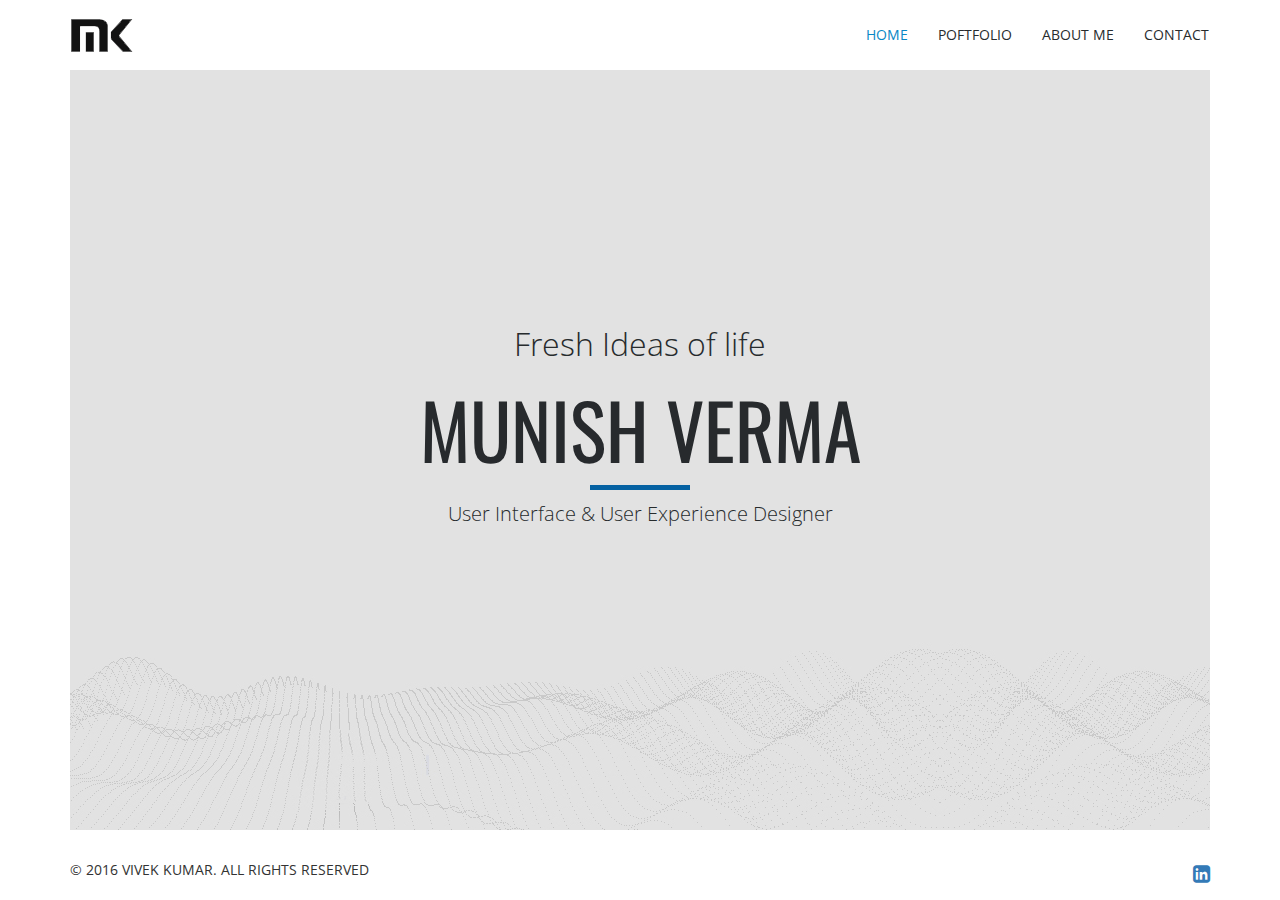
<file: index.html>
<!doctype html>
<html style="height:100%">
<head>
<meta charset="utf-8">
<meta name="viewport" content="width=device-width, initial-scale=1, maximum-scale=1">
<!--  Google Fonts -->
<link href="https://maxcdn.bootstrapcdn.com/font-awesome/4.6.3/css/font-awesome.min.css" rel="stylesheet">
<link href="https://fonts.googleapis.com/css?family=Open+Sans:300,300i,400,400i,600,600i,700,700i,800,800i|Oswald:300,400,700" rel="stylesheet">

<!-- CSS -->
<link rel="stylesheet" href="css/bootstrap.min.css">
<link rel="stylesheet" href="css/animate.css">
<link rel="stylesheet" href="css/animsition.css">
<link rel="stylesheet" href="css/style.css">
<!-- JS -->
<script src="https://ajax.googleapis.com/ajax/libs/jquery/1.12.4/jquery.min.js"></script> 
<script src="js/bootstrap.min.js"></script>
<title>Vivek Kumar - UI/UX</title>
</head>

<body style="height:100%">
<div class="container-fluid wrapper" style="height:100%">
	<header >
   		<nav class="navbar site-nav" role="navigation">    	  
		    <!-- Brand and toggle get grouped for better mobile display -->
		    <div class="navbar-header">
		      <button type="button" class="navbar-toggle" data-toggle="collapse" data-target="#navbar-brand-centered">
		        <span class="sr-only">Toggle navigation</span>
		        <span class="icon-bar"></span>
		        <span class="icon-bar"></span>
		        <span class="icon-bar"></span>
		      </button>
		      <div class="navbar-brand navbar-brand-centered"><a href="#"><img src="images/logo.png" alt="Munish" class="img-responsive"></a></div>
		    </div>

		    <!-- Collect the nav links, forms, and other content for toggling -->
		    <div class="collapse navbar-collapse" id="navbar-brand-centered">		 
		      <ul class="nav navbar-nav navbar-right">		        
              	<li><a href="index.html" class="active">Home</a></li>
		        <li><a href="work.html">Poftfolio</a></li>
                <li><a href="#"> About Me</a></li>
                <li><a href="#">Contact</a></li>		    		        
		      </ul>
		    </div><!-- /.navbar-collapse -->
		 
		</nav>
    	
    </header>
    <section class="home-intro">
    	<div class="home-wrapper">
        	<div class="caption-content2 animated fade-in-up-sm">
             	<p class="supline">Fresh Ideas of life</p>	
                <h2 class="name">MUNISH VERMA</h2>
                <p class="tagline">User Interface &amp; User Experience Designer</p>
            </div>
        </div>
    
    </section>
    <footer>
    	
        	<div class="row">
                <div class="col-md-7 col-xs-8">            	
                    <p>&copy; 2016 Vivek Kumar. All Rights Reserved</p>       
                </div>
                <ul class="social-link">
                    <li>
                        <a href="#"><i class="fa fa-linkedin-square"></i></a>
                    </li>
                </ul>
            </div>
            <div class="clearfix"></div>
        
    </footer>
	
</div>


</body>
</html>
</file>
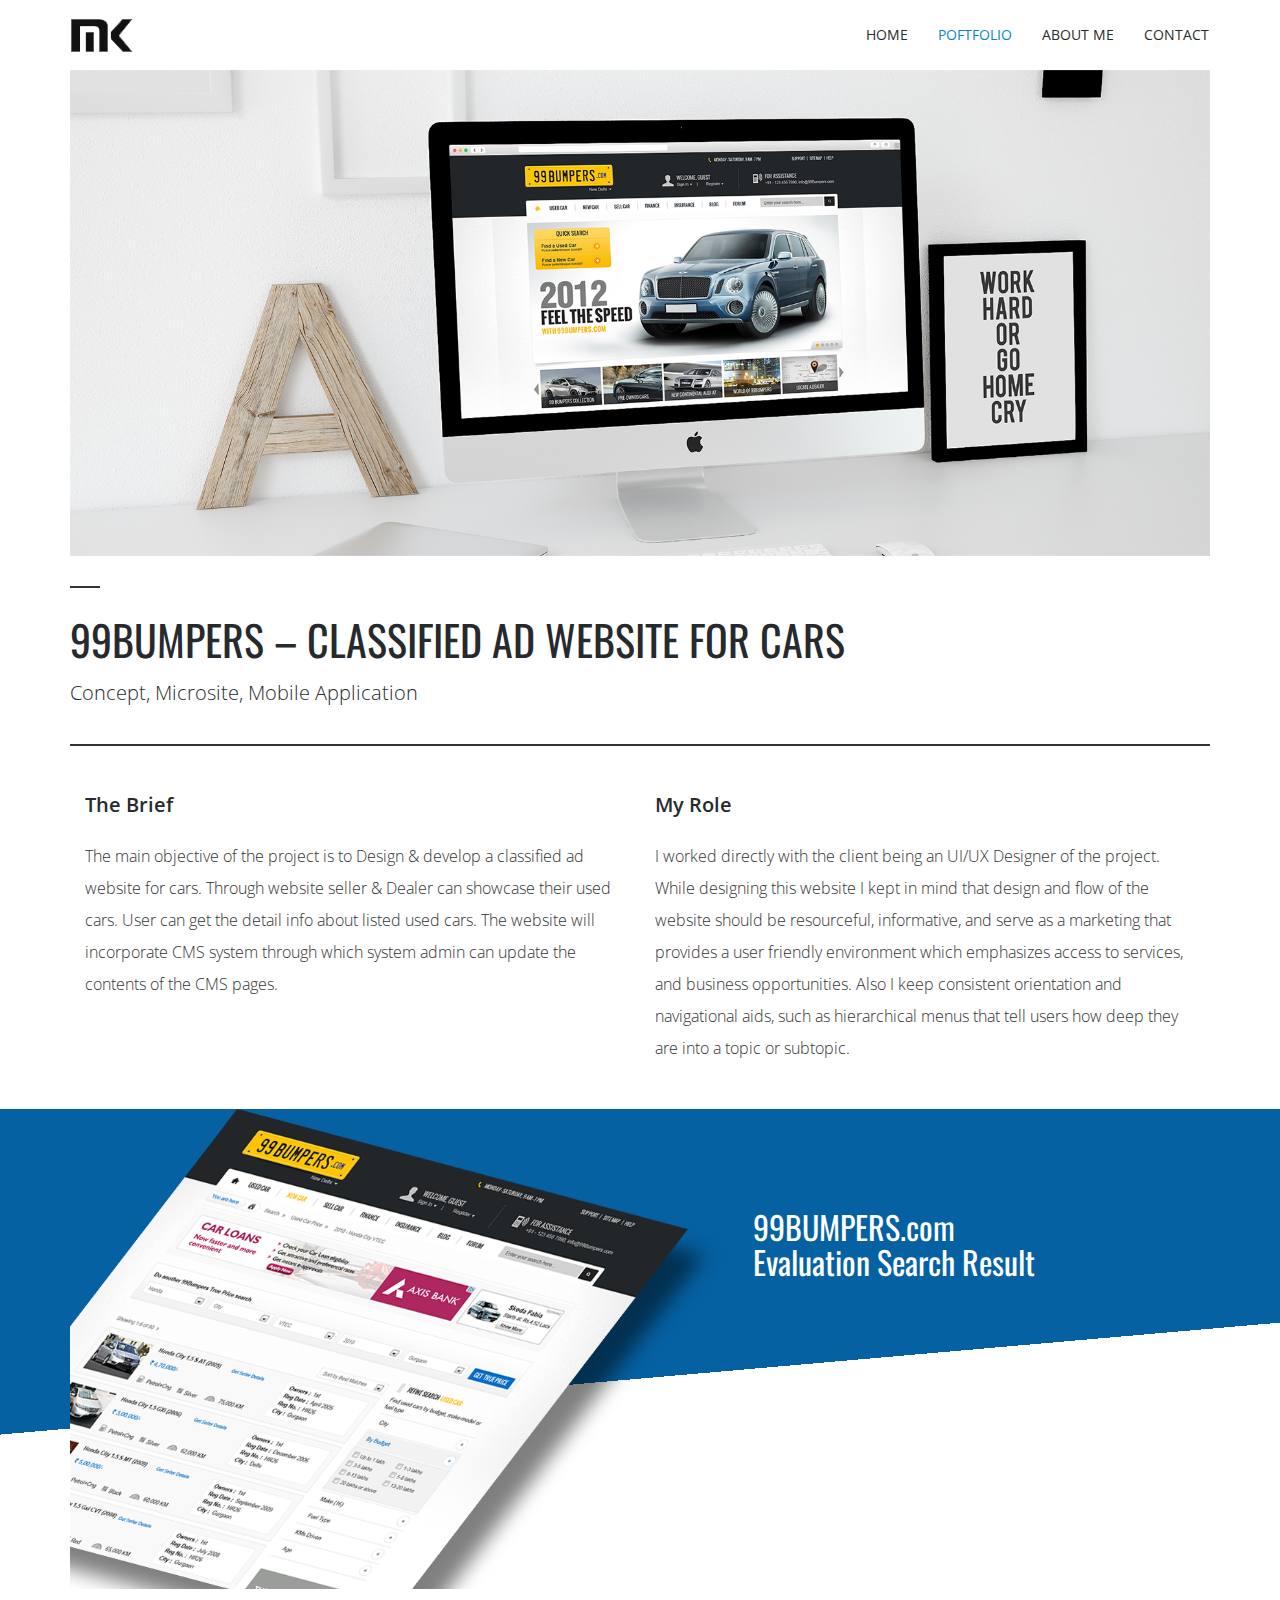
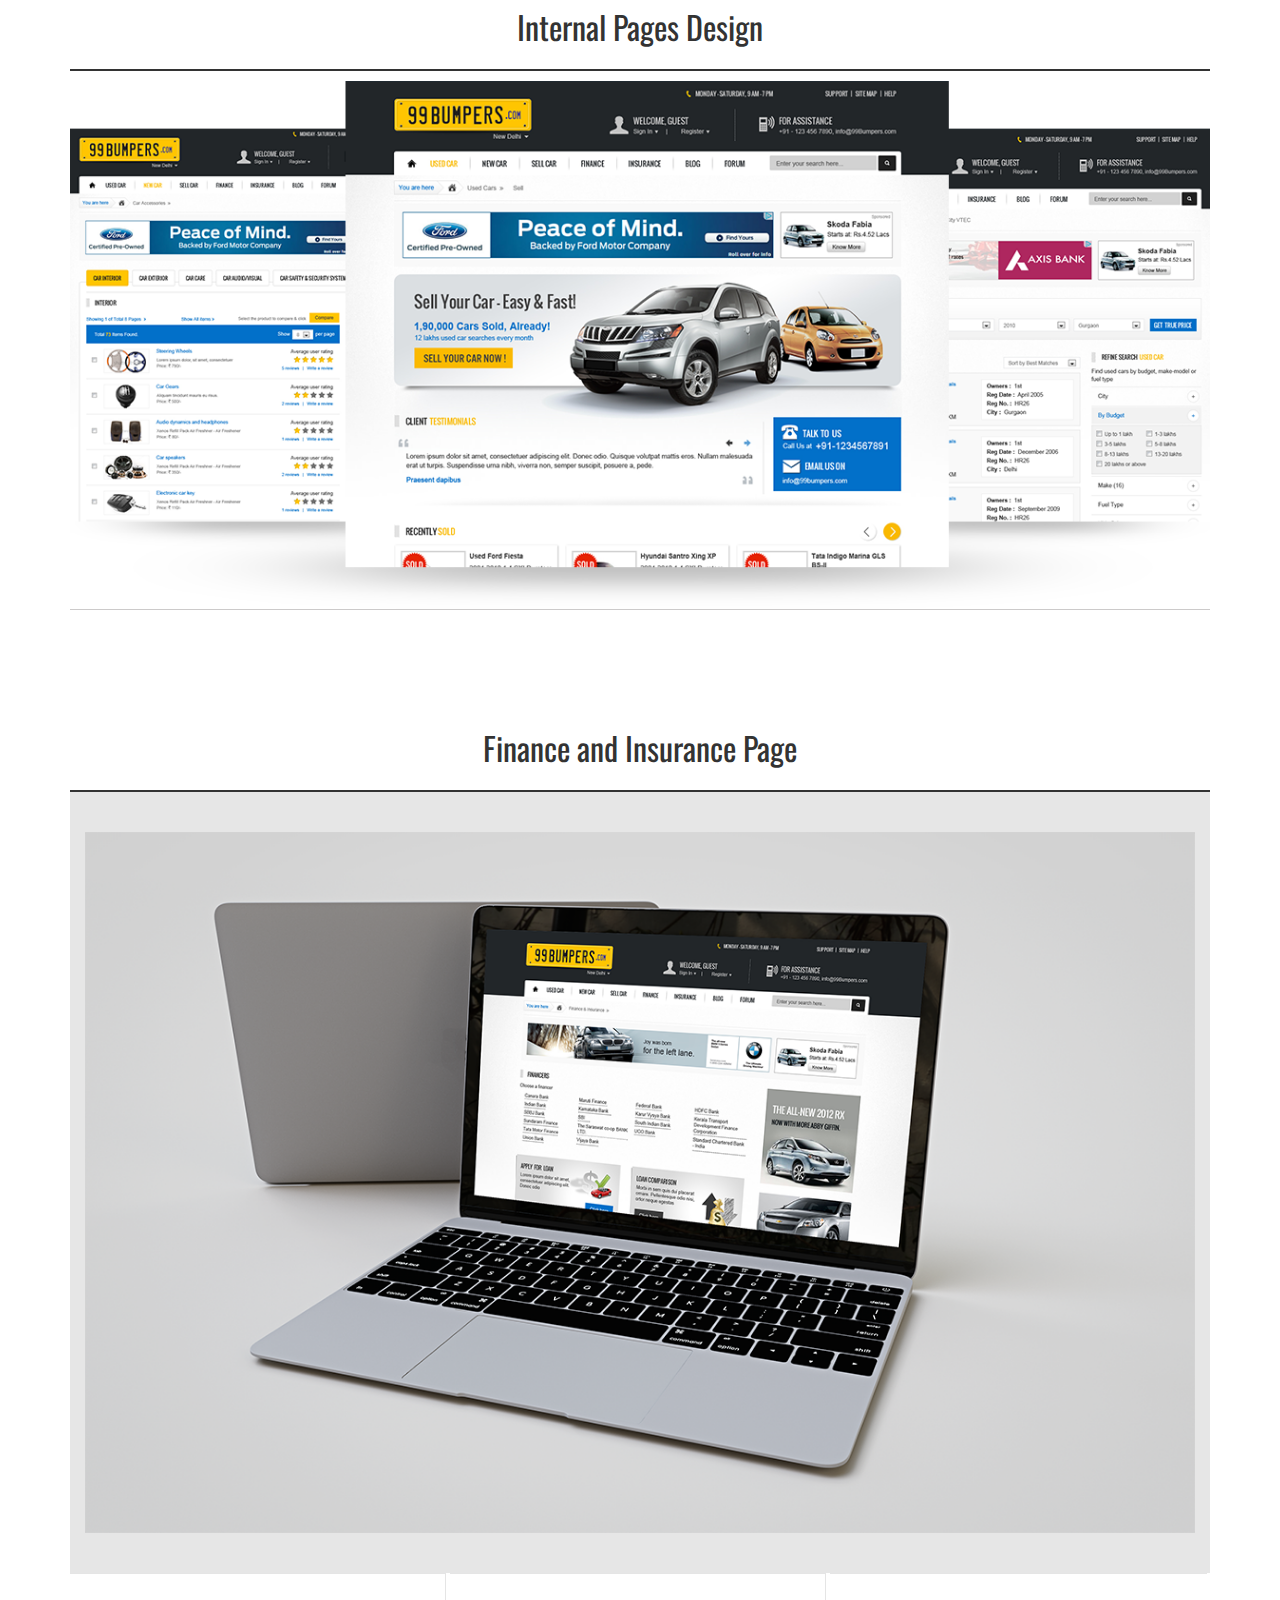
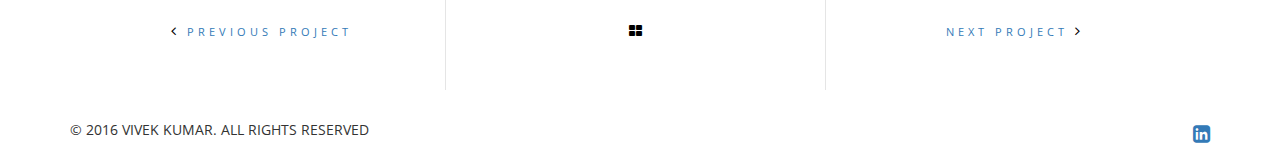
<file: 99bumpers.html>
<!doctype html>
<html>
<head>
<meta charset="utf-8">
<meta name="viewport" content="width=device-width, initial-scale=1, maximum-scale=1">
<!--  Google Fonts -->
<link href="https://maxcdn.bootstrapcdn.com/font-awesome/4.6.3/css/font-awesome.min.css" rel="stylesheet">
<link href="https://fonts.googleapis.com/css?family=Open+Sans:300,300i,400,400i,600,600i,700,700i,800,800i|Oswald:300,400,700" rel="stylesheet">

<!-- CSS -->
<link rel="stylesheet" href="css/bootstrap.min.css">
<link rel="stylesheet" href="css/animate.css">
<link rel="stylesheet" href="css/animsition.css">
<link rel="stylesheet" href="css/style.css">
<!-- JS -->
<script src="https://ajax.googleapis.com/ajax/libs/jquery/1.12.4/jquery.min.js"></script> 
<script src="js/bootstrap.min.js"></script>
<title>Vivek Kumar - UI/UX</title>
</head>

<body>
<div class="container-fluid wrapper">
	<header >
   		<nav class="navbar site-nav" role="navigation">    	  
		    <!-- Brand and toggle get grouped for better mobile display -->
		    <div class="navbar-header">
		      <button type="button" class="navbar-toggle" data-toggle="collapse" data-target="#navbar-brand-centered">
		        <span class="sr-only">Toggle navigation</span>
		        <span class="icon-bar"></span>
		        <span class="icon-bar"></span>
		        <span class="icon-bar"></span>
		      </button>
		      <div class="navbar-brand navbar-brand-centered"><a href="#"><img src="images/logo.png" alt="Munish" class="img-responsive"></a></div>
		    </div>

		    <!-- Collect the nav links, forms, and other content for toggling -->
		    <div class="collapse navbar-collapse" id="navbar-brand-centered">		 
		      <ul class="nav navbar-nav navbar-right">		        
              	<li><a href="index.html">Home</a></li>
		        <li><a href="work.html" class="active">Poftfolio</a></li>
                <li><a href="#"> About Me</a></li>
                <li><a href="#">Contact</a></li>		    		        
		      </ul>
		    </div><!-- /.navbar-collapse -->
		 
		</nav>
    	
    </header>
    <section class="work-deatail">
    	<div class="row ">
        	<div class="col-md-12">
            	<div class="large-banner">
                	<img src="images/detail-big-2.jpg" alt="banner" class="img-responsive">
                </div>
           	</div>
            <div class="col-md-12 project-detail">
            	<div class="project-name">
            		<h1>99BUMPERS – CLASSIFIED AD WEBSITE FOR CARS</h1>
                    <h3>Concept, Microsite, Mobile Application</h3>
                </div>
                <ul class="row">
                	<li class="col-md-6 " >
                    	<div class="title">The Brief</div>
                        <div class="description">
                        	The main objective of the project is to Design & develop a classified ad website for cars. Through website seller & Dealer can showcase their used cars. User can get the detail info about listed used cars. The website will incorporate CMS system through which system admin can update the contents of the CMS pages.
                        </div>                        
                    </li>
                    <li class="col-md-6 ">
                    	<div class="title">My Role</div>
                        <div class="description">
                        	I worked directly with the client being an UI/UX Designer of the project. While designing this website I kept in mind that design and flow of the website should be resourceful, informative, and serve as a marketing that provides a user friendly environment which emphasizes access to services, and business opportunities. Also I keep consistent orientation and navigational aids, such as hierarchical menus that tell users how deep they are into a topic or subtopic.
                        </div>                        
                    </li>
                </ul>
                <div class="clearfix"></div>
           	</div>
       	</div>
    </section>
    </div>
    <div class="microsite">
    	<div class="container-fluid wrapper">
        	<div class="row order-container">
            	<div class="col-md-7 col-sm-6 image">
                	<img src="images/99bumbers.png" alt="microsite" class="img-responsive">
                </div>
                <div class="col-md-5 col-sm-6 content">
                	<h2 class="mt100">99BUMPERS.com <br>Evaluation Search Result</h2>
                </div>
                
        	</div>
        </div>
     </div>
     <div class="clearfix"></div>
     <div class="container-fluid wrapper">
     	<div class="row">
        	<div class="col-md-12">
            	<h2 class="bod-bot text-center">Internal Pages Design</h2>
                <img src="images/internal-2.png" alt="visualDesign" class="img-responsive">
            </div>
            
            <div class="col-md-12 mt100">
            	<h2 class="bod-bot text-center mb0">Finance and Insurance Page</h2>
                <div class="bg-gray">
                	<div class="col-md-12  col-sm-12  pt40 pb40">
                    	<img src="images/finance.png" alt="visualDesign" class="img-responsive">
                    </div>
                    <div class="clearfix"></div>
                </div>
                
            </div>
        
        </div> 
       
        <div class="next-previous-project-style2">
            <a href="bluecross.html" class="text-uppercase border-right previous-project"><i class="fa fa-angle-left"></i><span>Previous Project</span></a>
            <a href="index.html" class="border-right text-uppercase back-project"><span>Back</span><i class="fa fa-th-large"></i></a>
            <a href="dubbagul.html" class="text-uppercase next-project"><span>Next Project</span><i class="fa fa-angle-right"></i></a>
        </div>
       
     </div>
     
     <div class="container-fluid wrapper">
    <footer>
    	
        	<div class="row">
                <div class="col-md-7 col-xs-8">            	
                    <p>&copy; 2016 Vivek Kumar. All Rights Reserved</p>       
                </div>
                <ul class="social-link">
                    <li>
                        <a href="#"><i class="fa fa-linkedin-square"></i></a>
                    </li>
                </ul>
            </div>
            <div class="clearfix"></div>
        
    </footer>
	
</div>


</body>
</html>
</file>
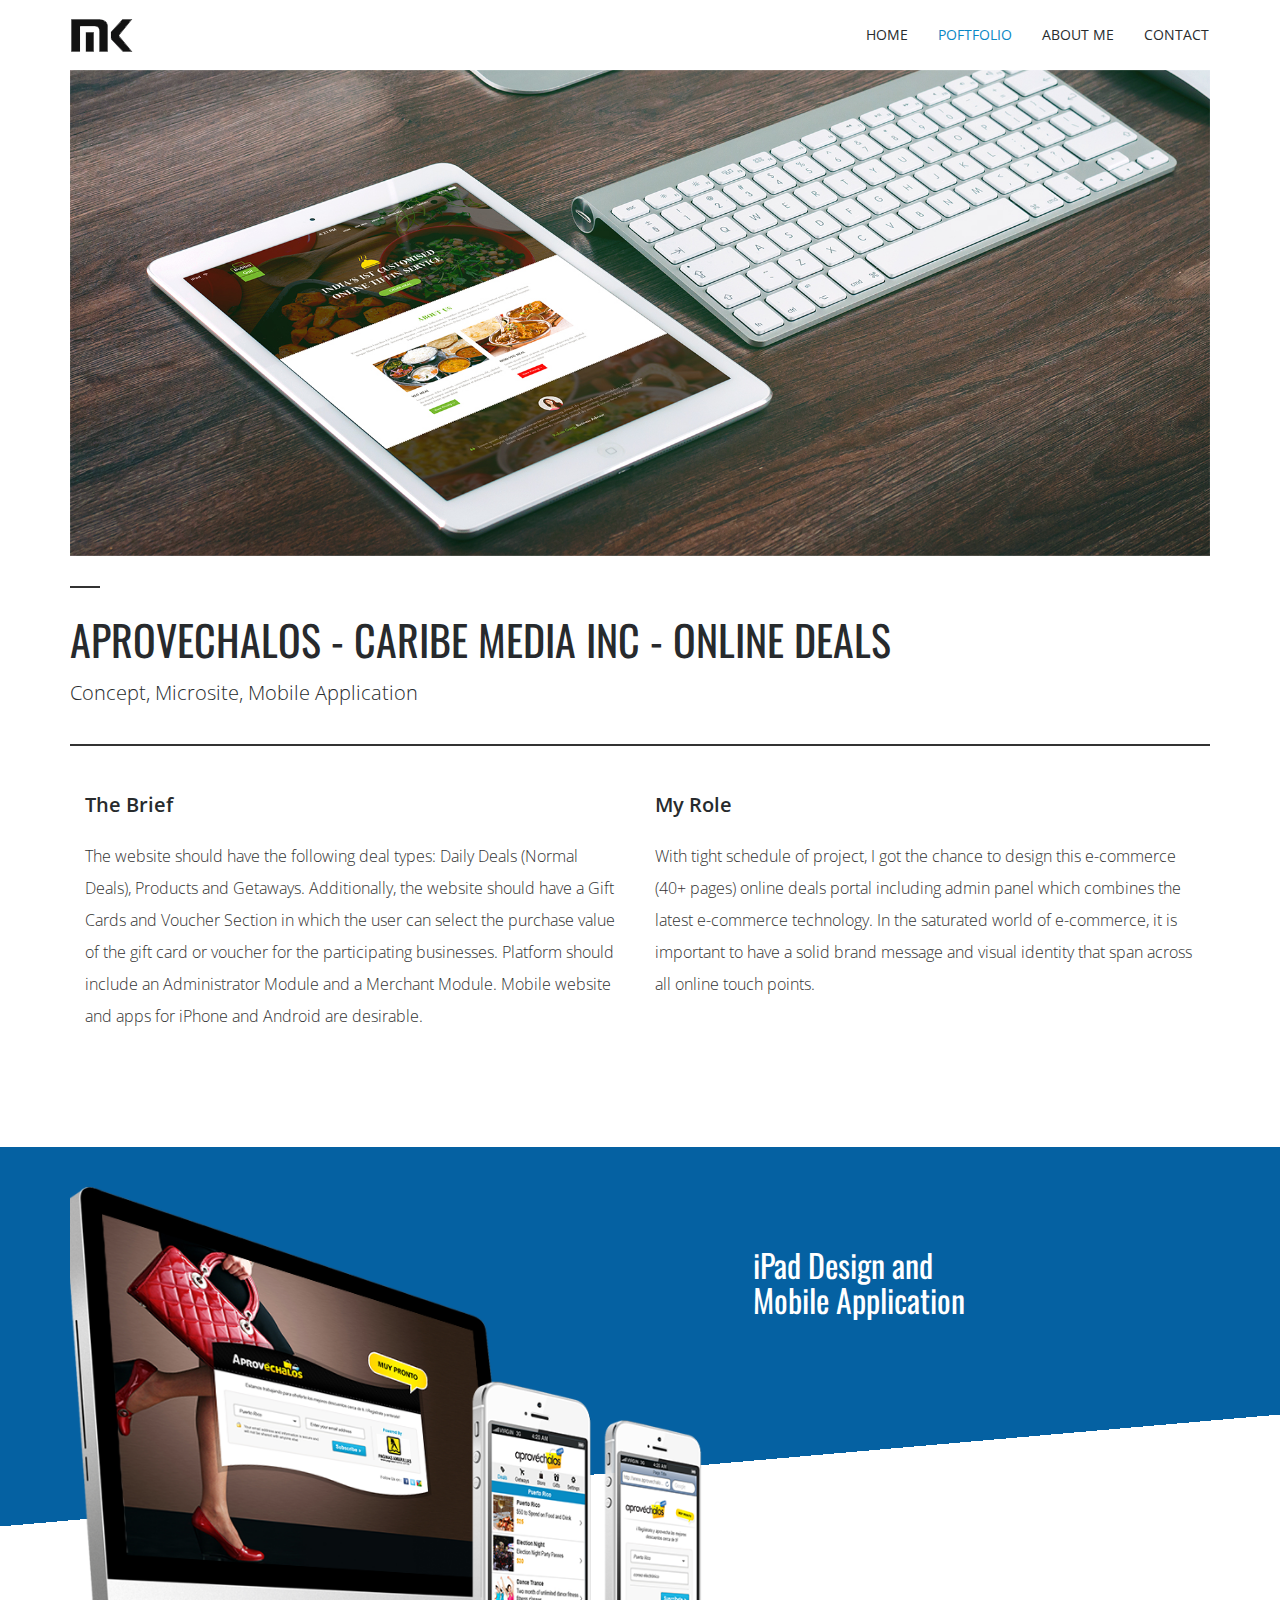
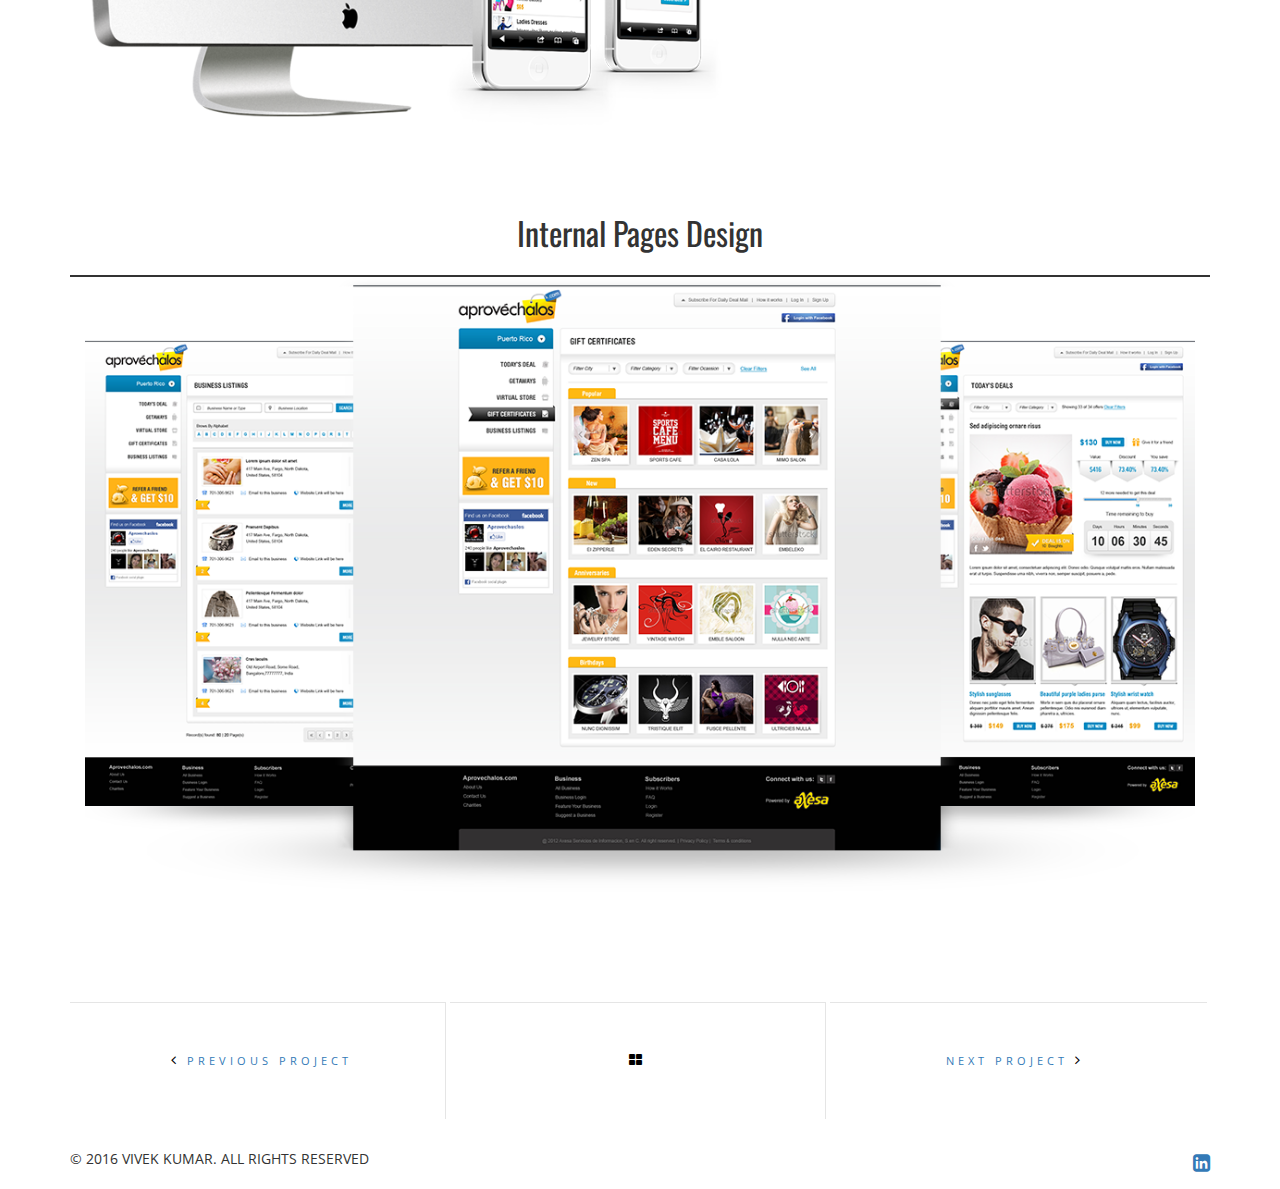
<file: aprovechalos.html>
<!doctype html>
<html>
<head>
<meta charset="utf-8">
<meta name="viewport" content="width=device-width, initial-scale=1, maximum-scale=1">
<!--  Google Fonts -->
<link href="https://maxcdn.bootstrapcdn.com/font-awesome/4.6.3/css/font-awesome.min.css" rel="stylesheet">
<link href="https://fonts.googleapis.com/css?family=Open+Sans:300,300i,400,400i,600,600i,700,700i,800,800i|Oswald:300,400,700" rel="stylesheet">

<!-- CSS -->
<link rel="stylesheet" href="css/bootstrap.min.css">
<link rel="stylesheet" href="css/animate.css">
<link rel="stylesheet" href="css/animsition.css">
<link rel="stylesheet" href="css/style.css">
<!-- JS -->
<script src="https://ajax.googleapis.com/ajax/libs/jquery/1.12.4/jquery.min.js"></script> 
<script src="js/bootstrap.min.js"></script>
<title>Vivek Kumar - UI/UX</title>
</head>

<body>
<div class="container-fluid wrapper">
	<header >
   		<nav class="navbar site-nav" role="navigation">    	  
		    <!-- Brand and toggle get grouped for better mobile display -->
		    <div class="navbar-header">
		      <button type="button" class="navbar-toggle" data-toggle="collapse" data-target="#navbar-brand-centered">
		        <span class="sr-only">Toggle navigation</span>
		        <span class="icon-bar"></span>
		        <span class="icon-bar"></span>
		        <span class="icon-bar"></span>
		      </button>
		      <div class="navbar-brand navbar-brand-centered"><a href="#"><img src="images/logo.png" alt="Munish" class="img-responsive"></a></div>
		    </div>

		    <!-- Collect the nav links, forms, and other content for toggling -->
		    <div class="collapse navbar-collapse" id="navbar-brand-centered">		 
		      <ul class="nav navbar-nav navbar-right">		        
              	<li><a href="index.html">Home</a></li>
		        <li><a href="work.html" class="active">Poftfolio</a></li>
                <li><a href="#"> About Me</a></li>
                <li><a href="#">Contact</a></li>		    		        
		      </ul>
		    </div><!-- /.navbar-collapse -->
		 
		</nav>
    	
    </header>
    <section class="work-deatail mb70">
    	<div class="row ">
        	<div class="col-md-12">
            	<div class="large-banner">
                	<img src="images/dubbagul-big.jpg" alt="dubbagul" class="img-responsive">
                </div>
           	</div>
            <div class="col-md-12 project-detail">
            	<div class="project-name">
            		<h1>APROVECHALOS - CARIBE MEDIA INC - ONLINE DEALS </h1>
                    <h3>Concept, Microsite, Mobile Application</h3>
                </div>
                <ul class="row">
                	<li class="col-md-6 " >
                    	<div class="title">The Brief</div>
                        <div class="description">
                        	The website should have the following deal types: Daily Deals (Normal Deals), Products and Getaways. Additionally, the website should have a Gift Cards and Voucher Section in which the user can select the purchase value of the gift card or voucher for the participating businesses. Platform should include an Administrator Module and a Merchant Module. Mobile website and apps for iPhone and Android are desirable.
                        </div>                        
                    </li>
                    <li class="col-md-6 ">
                    	<div class="title">My Role</div>
                        <div class="description">
                        	With tight schedule of project, I got the chance to design this e-commerce (40+ pages) online deals portal including admin panel which combines the latest e-commerce technology. In the saturated world of e-commerce, it is important to have a solid brand message and visual identity that span across all online touch points.
                        </div>                        
                    </li>
                </ul>
                <div class="clearfix"></div>
           	</div>
       	</div>
    </section>
    </div>
    <div class="microsite mb70">
    	<div class="container-fluid wrapper">
        	<div class="row order-container">
            	<div class="col-md-7 col-sm-6 image">
                	<img src="images/aprovechalos-microsite.png" alt="microsite" class="img-responsive mt40">
                </div>
                <div class="col-md-5 col-sm-6 content">
                	<h2 class="mt100">iPad Design and<br>Mobile Application</h2>
                </div>
                
        	</div>
        </div>
     </div>
     <div class="clearfix"></div>
     <div class="container-fluid wrapper">
     	<div class="row mb70">
      
            <div class="col-md-12 ">
            	<h2 class="bod-bot text-center mb0">Internal Pages Design</h2>
                <div class="">
                	<div class="col-md-12  col-sm-12   pb40">
                    	<img src="images/aprovechalos-internalpages.png" alt="dubbagul" class="img-responsive">
                    </div>
                    <div class="clearfix"></div>
                </div>
                
            </div>
        
        </div> 
       
        <div class="next-previous-project-style2">
            <a href="dubbagul.html" class="text-uppercase border-right previous-project"><i class="fa fa-angle-left"></i><span>Previous Project</span></a>
            <a href="index.html" class="border-right text-uppercase back-project"><span>Back</span><i class="fa fa-th-large"></i></a>
            <a href="healthedge.html" class="text-uppercase next-project"><span>Next Project</span><i class="fa fa-angle-right"></i></a>
        </div>
       
     </div>
     
     <div class="container-fluid wrapper">
    <footer>
    	
        	<div class="row">
                <div class="col-md-7 col-xs-8">            	
                    <p>&copy; 2016 Vivek Kumar. All Rights Reserved</p>       
                </div>
                <ul class="social-link">
                    <li>
                        <a href="#"><i class="fa fa-linkedin-square"></i></a>
                    </li>
                </ul>
            </div>
            <div class="clearfix"></div>
        
    </footer>
	
</div>


</body>
</html>
</file>
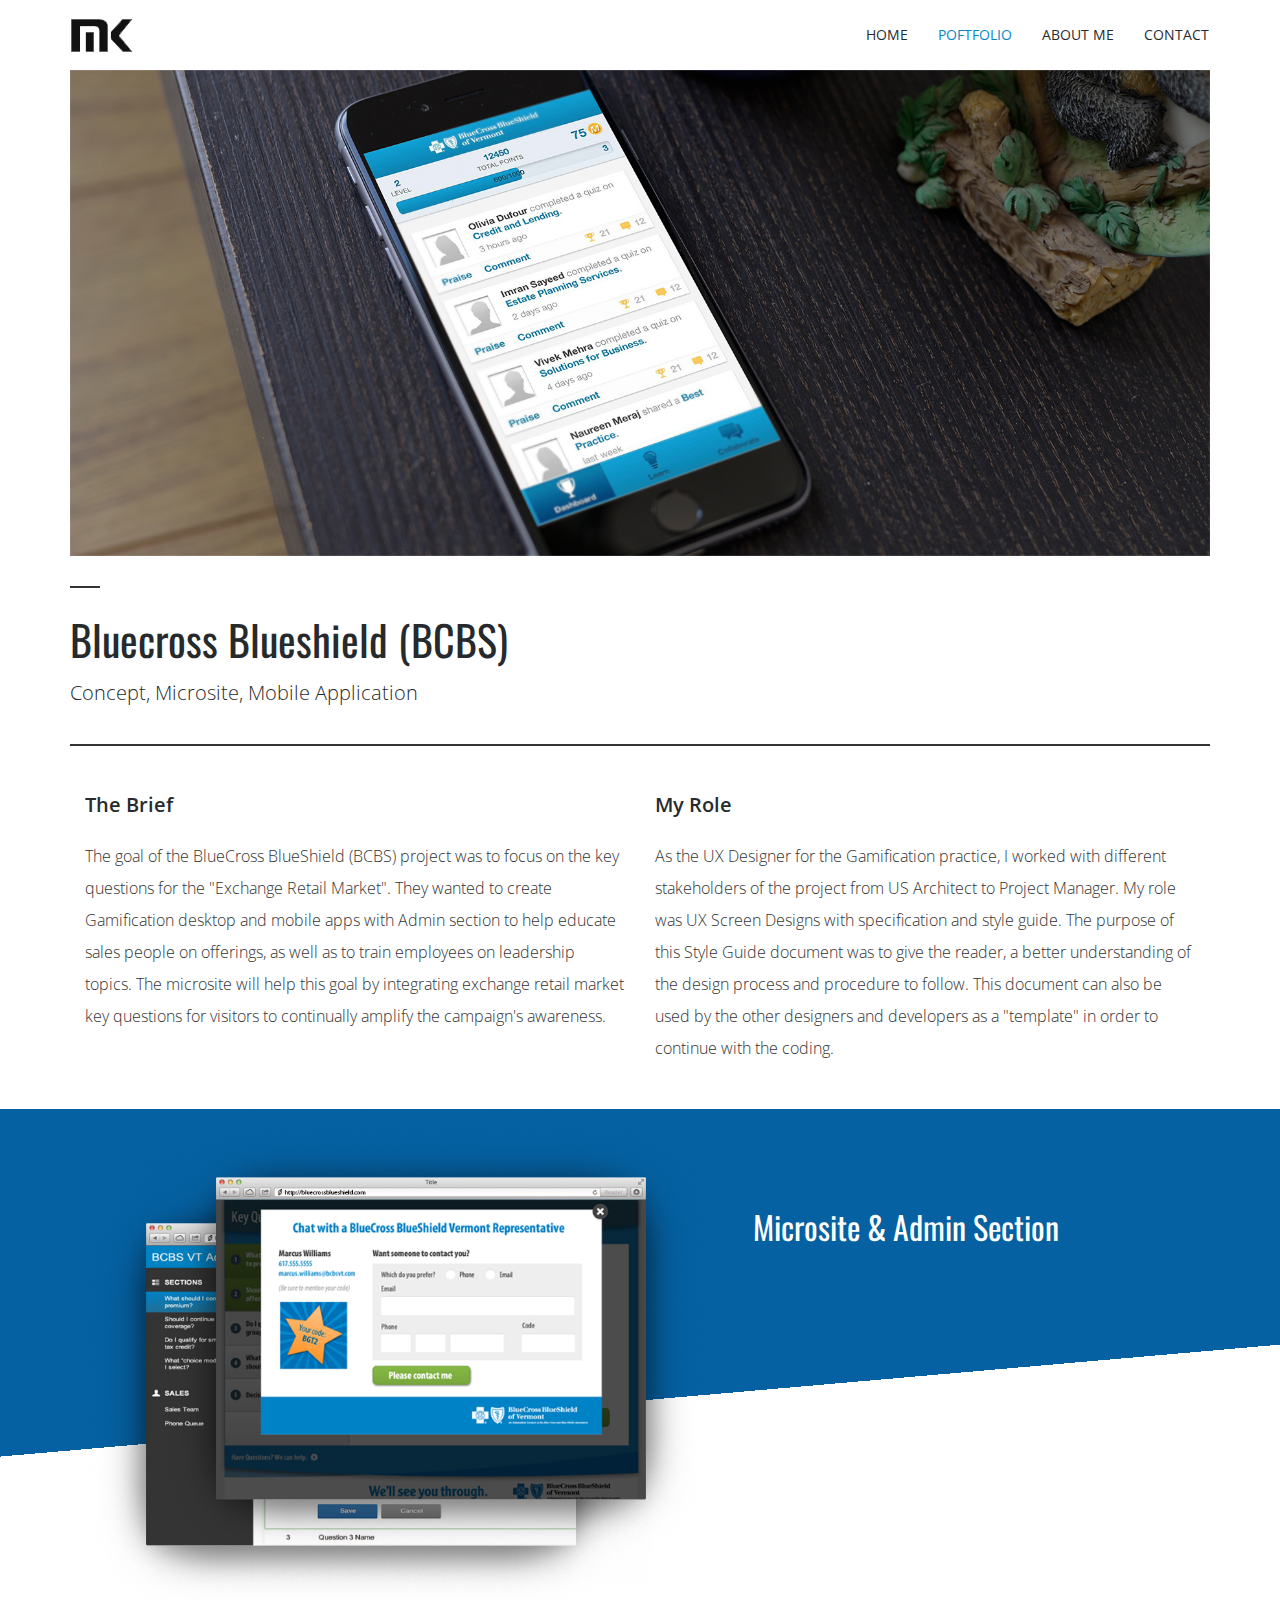
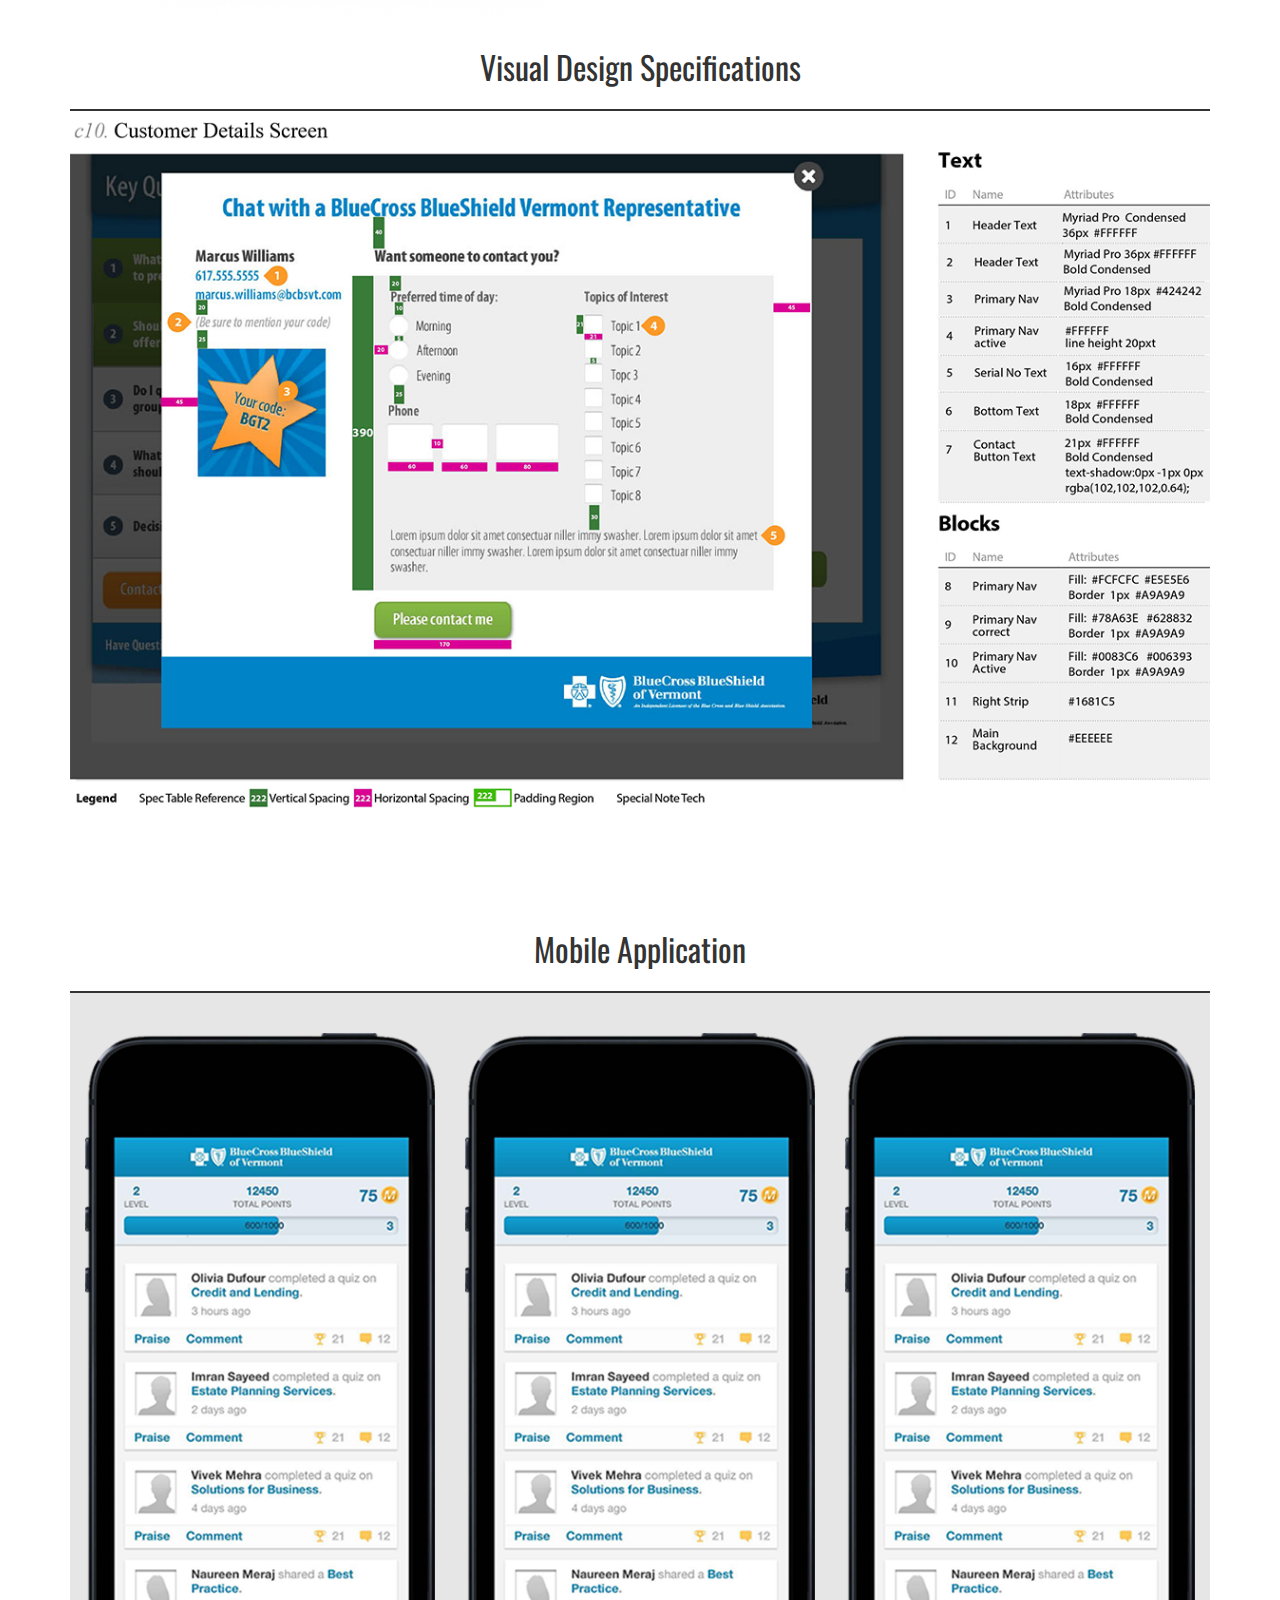
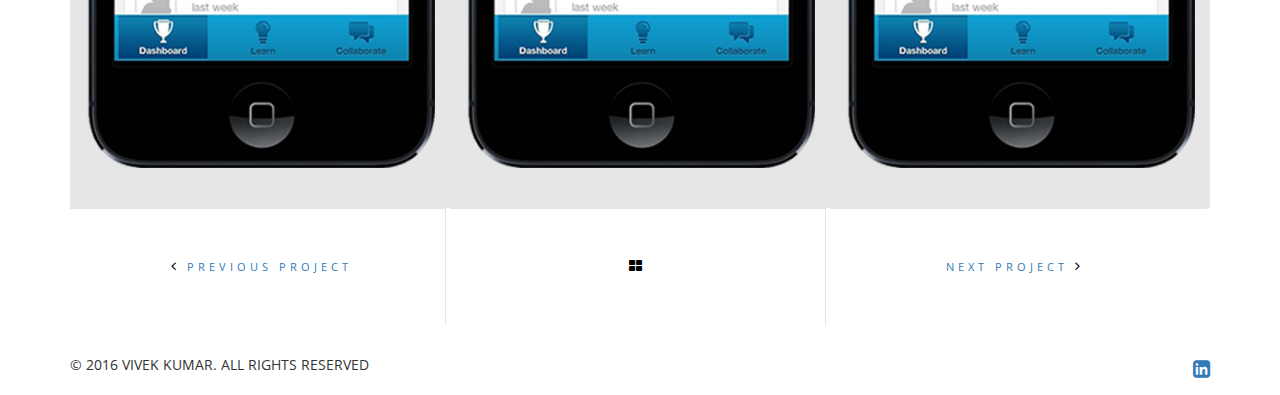
<file: bluecross.html>
<!doctype html>
<html>
<head>
<meta charset="utf-8">
<meta name="viewport" content="width=device-width, initial-scale=1, maximum-scale=1">
<!--  Google Fonts -->
<link href="https://maxcdn.bootstrapcdn.com/font-awesome/4.6.3/css/font-awesome.min.css" rel="stylesheet">
<link href="https://fonts.googleapis.com/css?family=Open+Sans:300,300i,400,400i,600,600i,700,700i,800,800i|Oswald:300,400,700" rel="stylesheet">

<!-- CSS -->
<link rel="stylesheet" href="css/bootstrap.min.css">
<link rel="stylesheet" href="css/animate.css">
<link rel="stylesheet" href="css/animsition.css">
<link rel="stylesheet" href="css/style.css">
<!-- JS -->
<script src="https://ajax.googleapis.com/ajax/libs/jquery/1.12.4/jquery.min.js"></script> 
<script src="js/bootstrap.min.js"></script>
<title>Vivek Kumar - UI/UX</title>
</head>

<body>
<div class="container-fluid wrapper">
	<header >
   		<nav class="navbar site-nav" role="navigation">    	  
		    <!-- Brand and toggle get grouped for better mobile display -->
		    <div class="navbar-header">
		      <button type="button" class="navbar-toggle" data-toggle="collapse" data-target="#navbar-brand-centered">
		        <span class="sr-only">Toggle navigation</span>
		        <span class="icon-bar"></span>
		        <span class="icon-bar"></span>
		        <span class="icon-bar"></span>
		      </button>
		      <div class="navbar-brand navbar-brand-centered"><a href="#"><img src="images/logo.png" alt="Munish" class="img-responsive"></a></div>
		    </div>

		    <!-- Collect the nav links, forms, and other content for toggling -->
		    <div class="collapse navbar-collapse" id="navbar-brand-centered">		 
		      <ul class="nav navbar-nav navbar-right">		        
              	<li><a href="index.html">Home</a></li>
		        <li><a href="work.html" class="active">Poftfolio</a></li>
                <li><a href="#"> About Me</a></li>
                <li><a href="#">Contact</a></li>		    		        
		      </ul>
		    </div><!-- /.navbar-collapse -->
		 
		</nav>
    	
    </header>
    <section class="work-deatail">
    	<div class="row ">
        	<div class="col-md-12">
            	<div class="large-banner">
                	<img src="images/detail-big-1.jpg" alt="banner" class="img-responsive">
                </div>
           	</div>
            <div class="col-md-12 project-detail">
            	<div class="project-name">
            		<h1>Bluecross Blueshield (BCBS)</h1>
                    <h3>Concept, Microsite, Mobile Application</h3>
                </div>
                <ul class="row">
                	<li class="col-md-6 " >
                    	<div class="title">The Brief</div>
                        <div class="description">
                        	The goal of the BlueCross BlueShield (BCBS) project was to focus on the key questions for the "Exchange Retail Market". They wanted to create Gamification desktop and mobile apps with Admin section to help educate sales people on offerings, as well as to train employees on leadership topics. The microsite will help this goal by integrating exchange retail market key questions for visitors to continually amplify the campaign's awareness.
                        </div>                        
                    </li>
                    <li class="col-md-6 ">
                    	<div class="title">My Role</div>
                        <div class="description">
                        	As the UX Designer for the Gamification practice, I worked with different stakeholders of the project from US Architect to Project Manager. My role was UX Screen Designs with specification and style guide. The purpose of this Style Guide document was to give the reader, a better understanding of the design process and procedure to follow. This document can also be used by the other designers and developers as a "template" in order to continue with the coding.
                        </div>                        
                    </li>
                </ul>
                <div class="clearfix"></div>
           	</div>
            
        	
       	</div>
    	
    
    </section>
    </div>
    <div class="microsite">
    	<div class="container-fluid wrapper">
        	<div class="row order-container">
            	<div class="col-md-7 col-sm-6 image">
                	<img src="images/microsite.png" alt="microsite" class="img-responsive">
                </div>
                <div class="col-md-5 col-sm-6 content">
                	<h2 class="mt100">Microsite &amp; Admin Section</h2>
                </div>
                
        	</div>
        </div>
     </div>
     <div class="clearfix"></div>
     <div class="container-fluid wrapper">
     	<div class="row">
        	<div class="col-md-12">
            	<h2 class="bod-bot text-center">Visual Design Specifications</h2>
                <img src="images/visualDesign.png" alt="visualDesign" class="img-responsive">
            </div>
            
            <div class="col-md-12 mt100">
            	<h2 class="bod-bot text-center mb0">Mobile Application</h2>
                <div class="bg-gray">
                	<div class="col-md-4  col-sm-4  pt40 pb40">
                    	<img src="images/mob-1.png" alt="visualDesign" class="img-responsive">
                    </div>
                    <div class="col-md-4  col-sm-4  pt40 pb40">
                    	<img src="images/mob-1.png" alt="visualDesign" class="img-responsive">
                    </div>
                    <div class="col-md-4  col-sm-4  pt40 pb40">
                    	<img src="images/mob-1.png" alt="visualDesign" class="img-responsive">
                    </div>
                    <div class="clearfix"></div>
                </div>
                
            </div>
        
        </div> 
        <div class="next-previous-project-style2">
            <a href="discovery-doors.html" class="text-uppercase border-right previous-project"><i class="fa fa-angle-left"></i><span>Previous Project</span></a>
            <a href="index.html" class="border-right text-uppercase back-project"><span>Back</span><i class="fa fa-th-large"></i></a>
            <a href="99bumpers.html" class="text-uppercase next-project"><span>Next Project</span><i class="fa fa-angle-right"></i></a>
        </div>
     </div>
     
     <div class="container-fluid wrapper">
    <footer>
    	
        	<div class="row">
                <div class="col-md-7 col-xs-8">            	
                    <p>&copy; 2016 Vivek Kumar. All Rights Reserved</p>       
                </div>
                <ul class="social-link">
                    <li>
                        <a href="#"><i class="fa fa-linkedin-square"></i></a>
                    </li>
                </ul>
            </div>
            <div class="clearfix"></div>
        
    </footer>
	
</div>


</body>
</html>
</file>
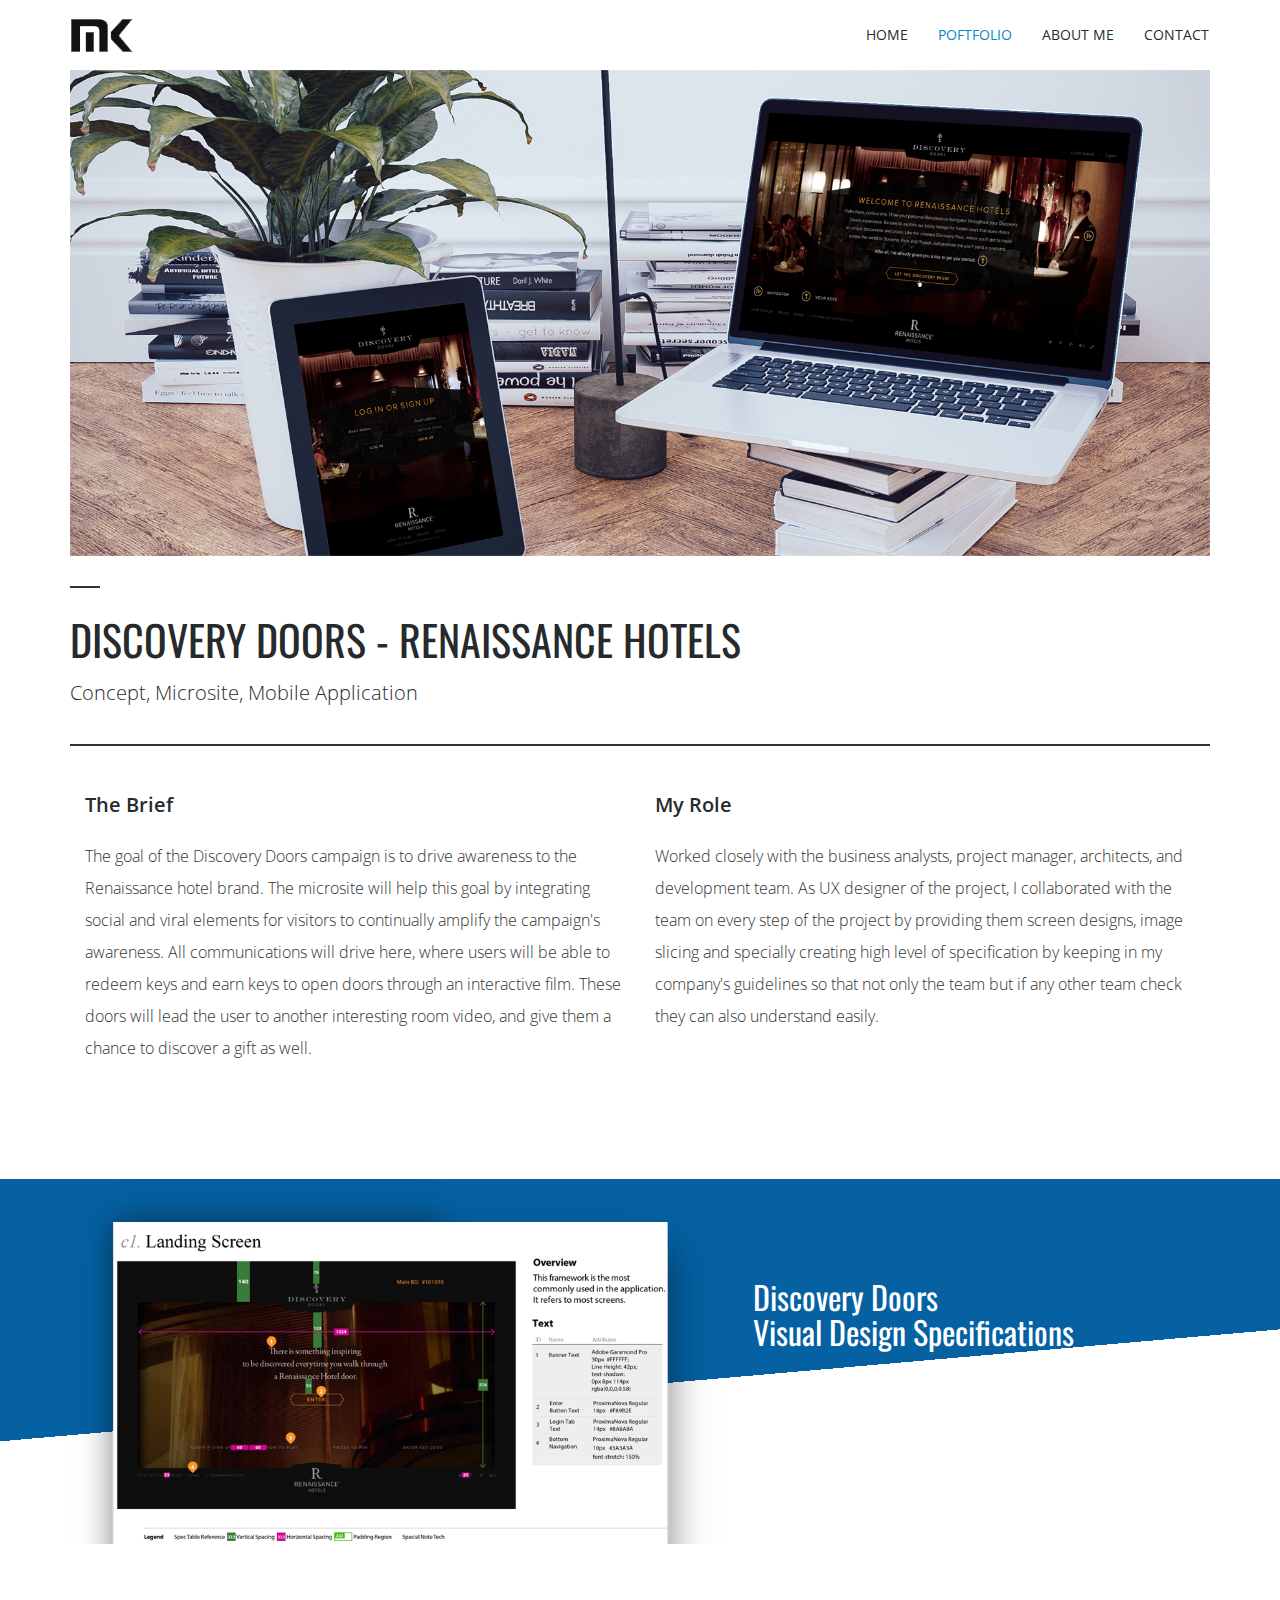
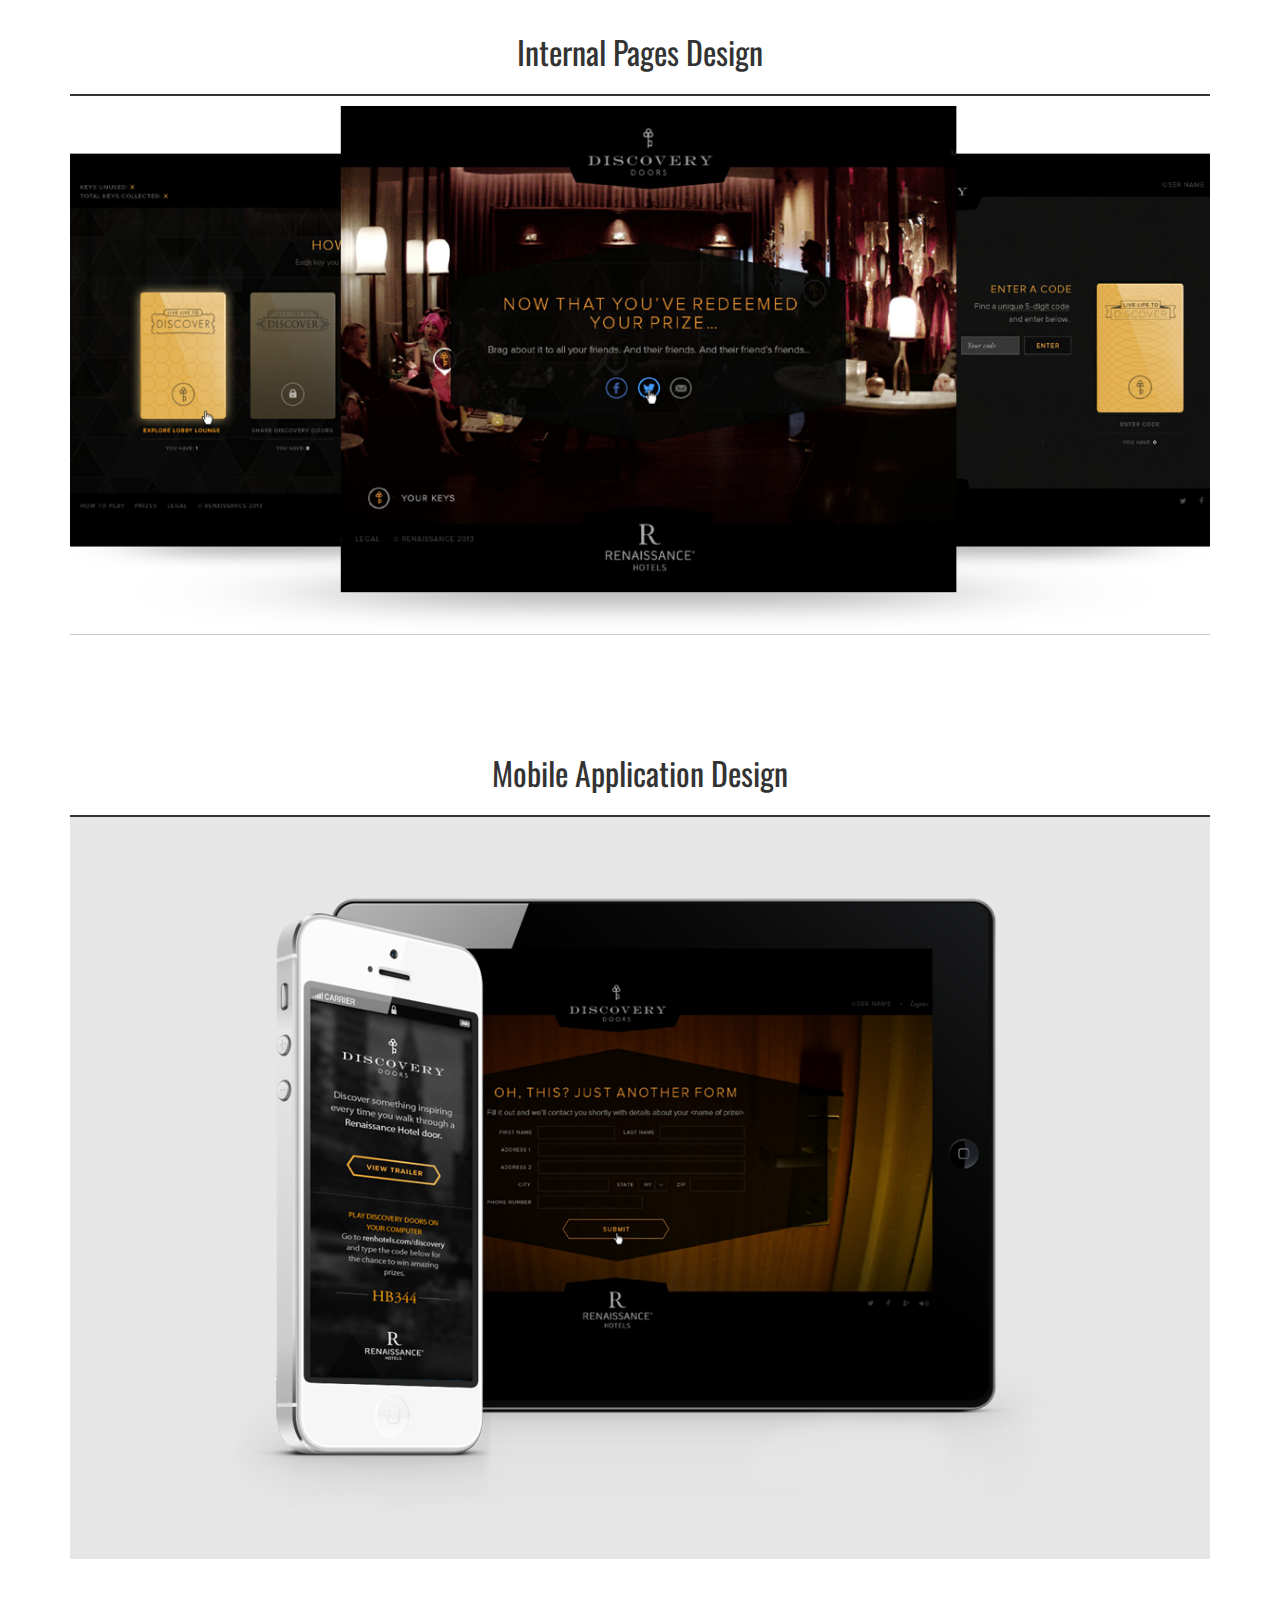
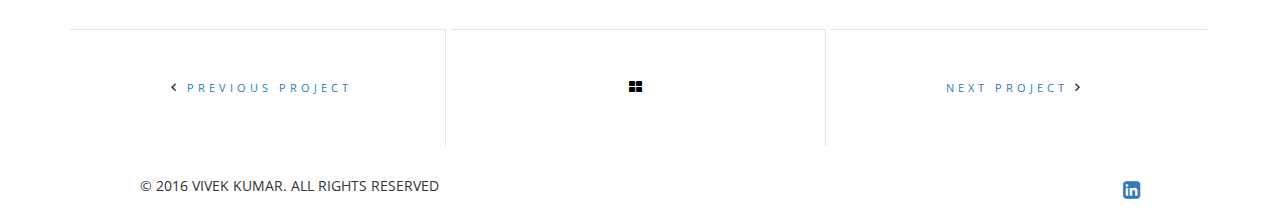
<file: discovery-doors.html>
<!doctype html>
<html>
<head>
<meta charset="utf-8">
<meta name="viewport" content="width=device-width, initial-scale=1, maximum-scale=1">
<!--  Google Fonts -->
<link href="https://maxcdn.bootstrapcdn.com/font-awesome/4.6.3/css/font-awesome.min.css" rel="stylesheet">
<link href="https://fonts.googleapis.com/css?family=Open+Sans:300,300i,400,400i,600,600i,700,700i,800,800i|Oswald:300,400,700" rel="stylesheet">

<!-- CSS -->
<link rel="stylesheet" href="css/bootstrap.min.css">
<link rel="stylesheet" href="css/animate.css">
<link rel="stylesheet" href="css/animsition.css">
<link rel="stylesheet" href="css/style.css">
<!-- JS -->
<script src="https://ajax.googleapis.com/ajax/libs/jquery/1.12.4/jquery.min.js"></script> 
<script src="js/bootstrap.min.js"></script>
<title>Vivek Kumar - UI/UX</title>
</head>

<body>
<div class="container-fluid wrapper">
	<header >
   		<nav class="navbar site-nav" role="navigation">    	  
		    <!-- Brand and toggle get grouped for better mobile display -->
		    <div class="navbar-header">
		      <button type="button" class="navbar-toggle" data-toggle="collapse" data-target="#navbar-brand-centered">
		        <span class="sr-only">Toggle navigation</span>
		        <span class="icon-bar"></span>
		        <span class="icon-bar"></span>
		        <span class="icon-bar"></span>
		      </button>
		      <div class="navbar-brand navbar-brand-centered"><a href="#"><img src="images/logo.png" alt="Munish" class="img-responsive"></a></div>
		    </div>

		    <!-- Collect the nav links, forms, and other content for toggling -->
		    <div class="collapse navbar-collapse" id="navbar-brand-centered">		 
		      <ul class="nav navbar-nav navbar-right">		        
              	<li><a href="index.html">Home</a></li>
		        <li><a href="work.html" class="active">Poftfolio</a></li>
                <li><a href="#"> About Me</a></li>
                <li><a href="#">Contact</a></li>		    		        
		      </ul>
		    </div><!-- /.navbar-collapse -->
		 
		</nav>
    	
    </header>
    <section class="work-deatail mb70">
    	<div class="row ">
        	<div class="col-md-12">
            	<div class="large-banner">
                	<img src="images/detail-big-3.jpg" alt="banner" class="img-responsive">
                </div>
           	</div>
            <div class="col-md-12 project-detail">
            	<div class="project-name">
            		<h1>DISCOVERY DOORS - RENAISSANCE HOTELS</h1>
                    <h3>Concept, Microsite, Mobile Application</h3>
                </div>
                <ul class="row">
                	<li class="col-md-6 " >
                    	<div class="title">The Brief</div>
                        <div class="description">
                        	The goal of the Discovery Doors campaign is to drive awareness to the Renaissance hotel brand. The microsite will help this goal by integrating social and viral elements for visitors to continually amplify the campaign's awareness. All communications will drive here, where users will be able to redeem keys and earn keys to open doors through an interactive film. These doors will lead the user to another interesting room video, and give them a chance to discover a gift as well.
                        </div>                        
                    </li>
                    <li class="col-md-6 ">
                    	<div class="title">My Role</div>
                        <div class="description">
                        	Worked closely with the business analysts, project manager, architects, and development team. As UX designer of the project, I collaborated with the team on every step of the project by providing them screen designs, image slicing and specially creating high level of specification by keeping in my company's guidelines so that not only the team but if any other team check they can also understand easily.
                        </div>                        
                    </li>
                </ul>
                <div class="clearfix"></div>
           	</div>
       	</div>
    </section>
    </div>
    <div class="microsite mb70">
    	<div class="container-fluid wrapper">
        	<div class="row order-container">
            	<div class="col-md-7 col-sm-6 image">
                	<img src="images/discoveryDoor.png" alt="microsite" class="img-responsive">
                </div>
                <div class="col-md-5 col-sm-6 content">
                	<h2 class="mt100">Discovery Doors<br>Visual Design Specifications</h2>
                </div>
                
        	</div>
        </div>
     </div>
     <div class="clearfix"></div>
     <div class="container-fluid wrapper">
     	<div class="row mb70">
        	<div class="col-md-12">
            	<h2 class="bod-bot text-center">Internal Pages Design</h2>
                <img src="images/internal-3.png" alt="visualDesign" class="img-responsive">
            </div>
            
            <div class="col-md-12 mt100">
            	<h2 class="bod-bot text-center mb0">Mobile Application Design</h2>
                <div class="bg-gray">
                	<div class="col-md-12  col-sm-12   pb40">
                    	<img src="images/mobiPad.png" alt="visualDesign" class="img-responsive">
                    </div>
                    <div class="clearfix"></div>
                </div>
                
            </div>
        
        </div> 
       
        	<div class="next-previous-project-style2">
            <a href="healthedge.html" class="text-uppercase border-right previous-project"><i class="fa fa-angle-left"></i><span>Previous Project</span></a>
            <a href="index.html" class="border-right text-uppercase back-project"><span>Back</span><i class="fa fa-th-large"></i></a>
            <a href="bluecross.html" class="text-uppercase next-project"><span>Next Project</span><i class="fa fa-angle-right"></i></a>
        </div>
     
     <div class="container-fluid wrapper">
    <footer>
    	
        	<div class="row">
                <div class="col-md-7 col-xs-8">            	
                    <p>&copy; 2016 Vivek Kumar. All Rights Reserved</p>       
                </div>
                <ul class="social-link">
                    <li>
                        <a href="#"><i class="fa fa-linkedin-square"></i></a>
                    </li>
                </ul>
            </div>
            <div class="clearfix"></div>
        
    </footer>
	
</div>


</body>
</html>
</file>
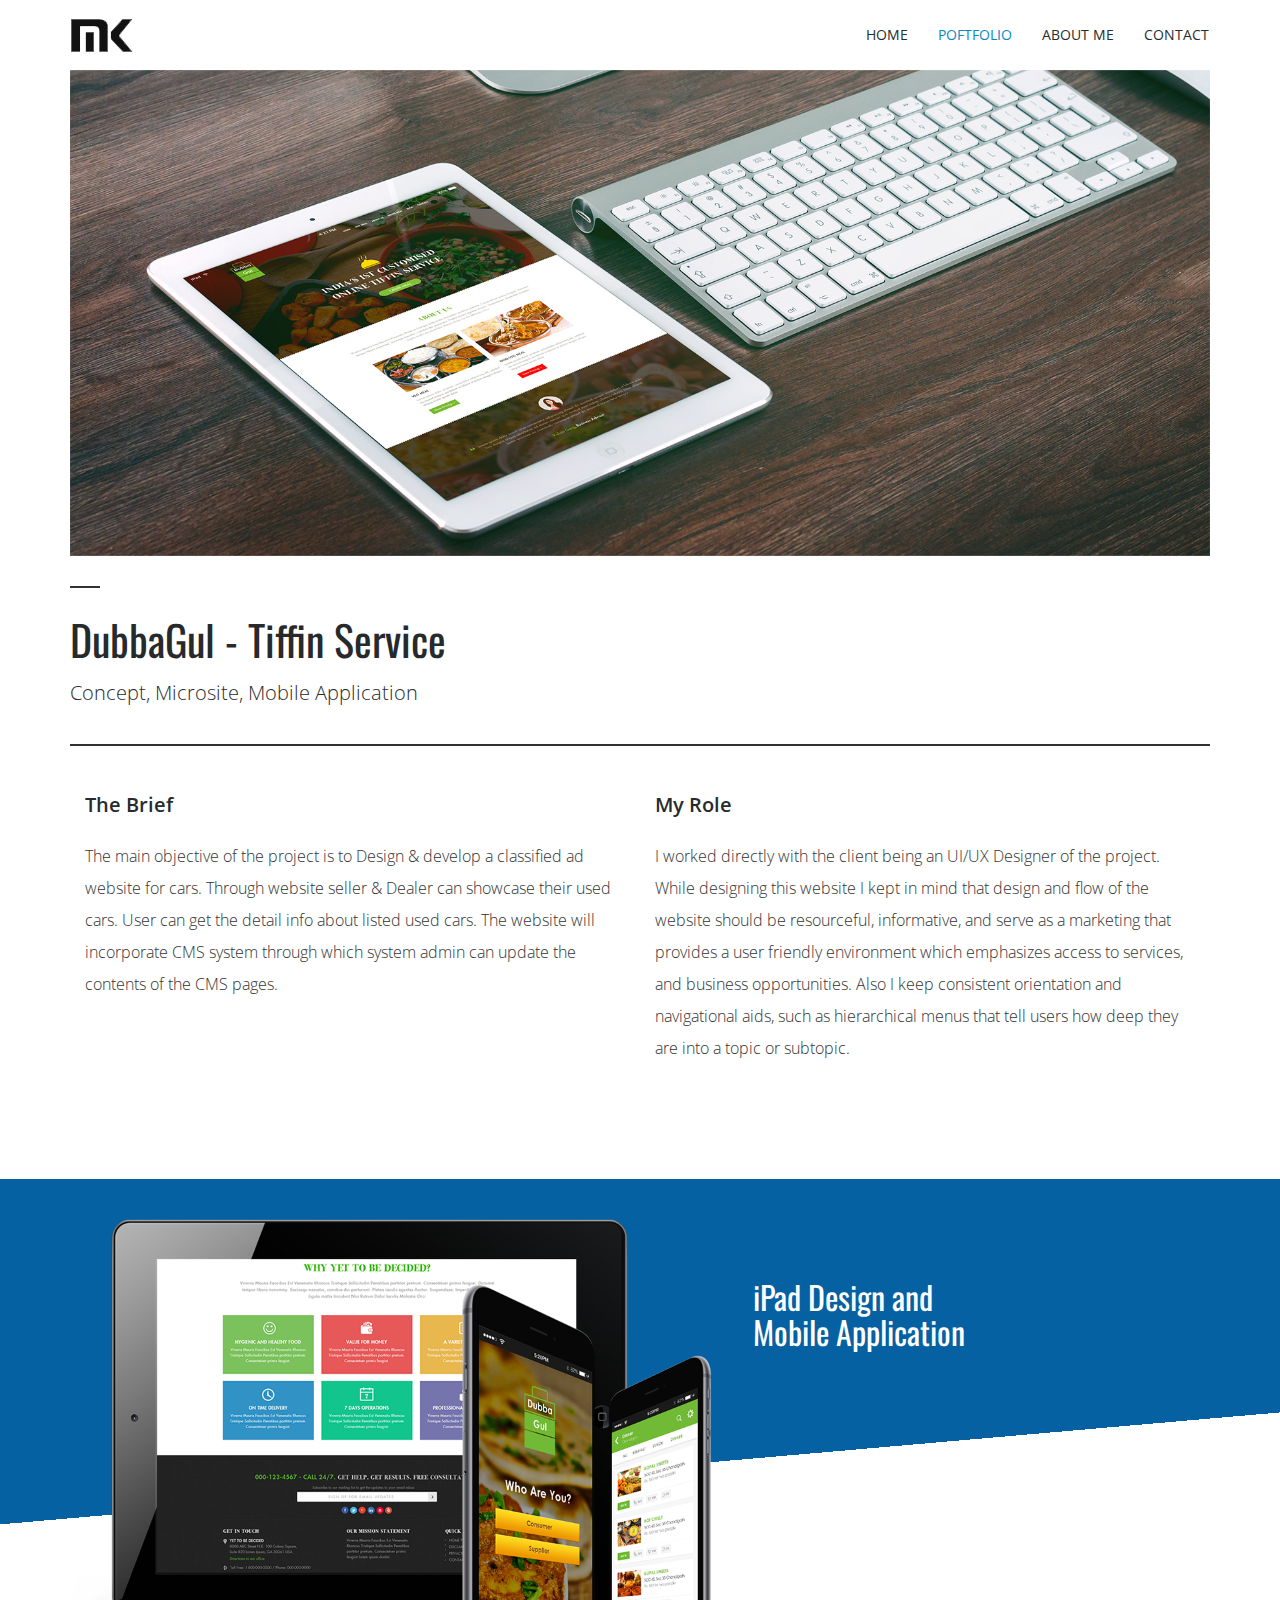
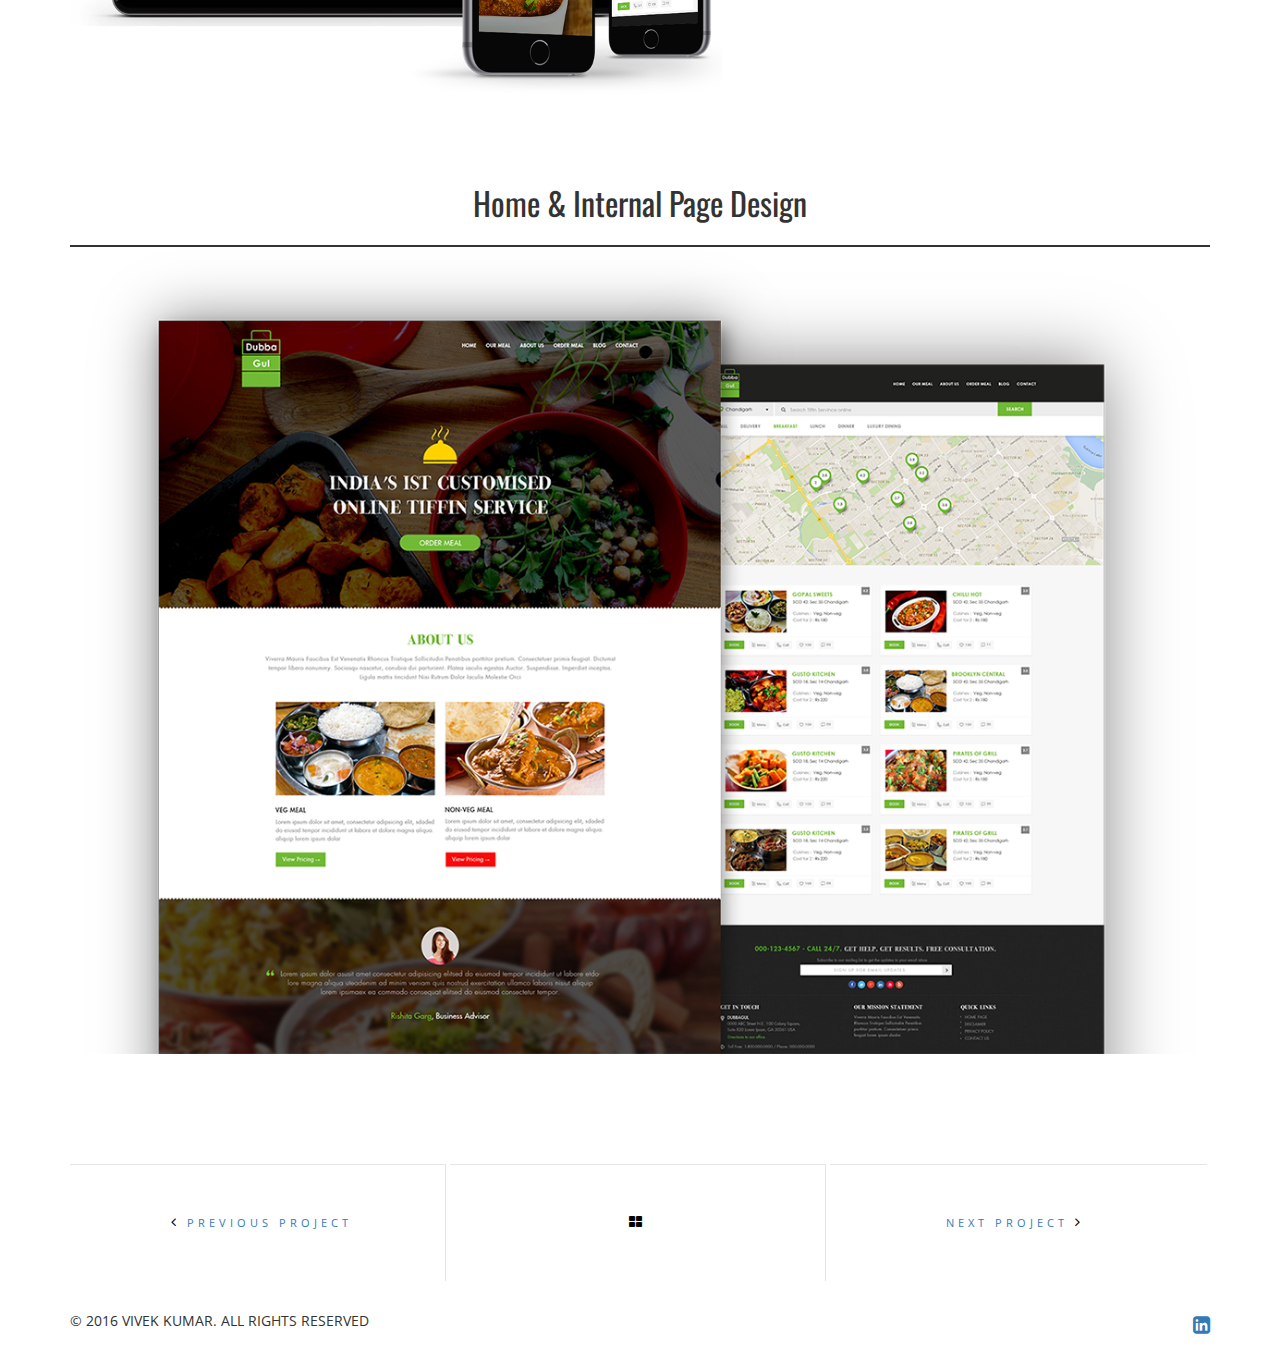
<file: dubbagul.html>
<!doctype html>
<html>
<head>
<meta charset="utf-8">
<meta name="viewport" content="width=device-width, initial-scale=1, maximum-scale=1">
<!--  Google Fonts -->
<link href="https://maxcdn.bootstrapcdn.com/font-awesome/4.6.3/css/font-awesome.min.css" rel="stylesheet">
<link href="https://fonts.googleapis.com/css?family=Open+Sans:300,300i,400,400i,600,600i,700,700i,800,800i|Oswald:300,400,700" rel="stylesheet">

<!-- CSS -->
<link rel="stylesheet" href="css/bootstrap.min.css">
<link rel="stylesheet" href="css/animate.css">
<link rel="stylesheet" href="css/animsition.css">
<link rel="stylesheet" href="css/style.css">
<!-- JS -->
<script src="https://ajax.googleapis.com/ajax/libs/jquery/1.12.4/jquery.min.js"></script> 
<script src="js/bootstrap.min.js"></script>
<title>Vivek Kumar - UI/UX</title>
</head>

<body>
<div class="container-fluid wrapper">
	<header >
   		<nav class="navbar site-nav" role="navigation">    	  
		    <!-- Brand and toggle get grouped for better mobile display -->
		    <div class="navbar-header">
		      <button type="button" class="navbar-toggle" data-toggle="collapse" data-target="#navbar-brand-centered">
		        <span class="sr-only">Toggle navigation</span>
		        <span class="icon-bar"></span>
		        <span class="icon-bar"></span>
		        <span class="icon-bar"></span>
		      </button>
		      <div class="navbar-brand navbar-brand-centered"><a href="#"><img src="images/logo.png" alt="Munish" class="img-responsive"></a></div>
		    </div>

		    <!-- Collect the nav links, forms, and other content for toggling -->
		    <div class="collapse navbar-collapse" id="navbar-brand-centered">		 
		      <ul class="nav navbar-nav navbar-right">		        
              	<li><a href="index.html">Home</a></li>
		        <li><a href="work.html" class="active">Poftfolio</a></li>
                <li><a href="#"> About Me</a></li>
                <li><a href="#">Contact</a></li>		    		        
		      </ul>
		    </div><!-- /.navbar-collapse -->
		 
		</nav>
    	
    </header>
    <section class="work-deatail mb70">
    	<div class="row ">
        	<div class="col-md-12">
            	<div class="large-banner">
                	<img src="images/dubbagul-big.jpg" alt="dubbagul" class="img-responsive">
                </div>
           	</div>
            <div class="col-md-12 project-detail">
            	<div class="project-name">
            		<h1>DubbaGul - Tiffin Service </h1>
                    <h3>Concept, Microsite, Mobile Application</h3>
                </div>
                <ul class="row">
                	<li class="col-md-6 " >
                    	<div class="title">The Brief</div>
                        <div class="description">
                        	The main objective of the project is to Design & develop a classified ad website for cars. Through website seller & Dealer can showcase their used cars. User can get the detail info about listed used cars. The website will incorporate CMS system through which system admin can update the contents of the CMS pages.
                        </div>                        
                    </li>
                    <li class="col-md-6 ">
                    	<div class="title">My Role</div>
                        <div class="description">
                        	I worked directly with the client being an UI/UX Designer of the project. While designing this website I kept in mind that design and flow of the website should be resourceful, informative, and serve as a marketing that provides a user friendly environment which emphasizes access to services, and business opportunities. Also I keep consistent orientation and navigational aids, such as hierarchical menus that tell users how deep they are into a topic or subtopic.
                        </div>                        
                    </li>
                </ul>
                <div class="clearfix"></div>
           	</div>
       	</div>
    </section>
    </div>
    <div class="microsite mb70">
    	<div class="container-fluid wrapper">
        	<div class="row order-container">
            	<div class="col-md-7 col-sm-6 image">
                	<img src="images/dubbagul-microsite.png" alt="microsite" class="img-responsive mt40">
                </div>
                <div class="col-md-5 col-sm-6 content">
                	<h2 class="mt100">iPad Design and<br>Mobile Application</h2>
                </div>
                
        	</div>
        </div>
     </div>
     <div class="clearfix"></div>
     <div class="container-fluid wrapper">
     	<div class="row mb70">
      
            <div class="col-md-12 ">
            	<h2 class="bod-bot text-center mb0">Home & Internal Page Design</h2>
                <div class="">
                	<div class="col-md-12  col-sm-12   pb40">
                    	<img src="images/dubbagul-internalpage.png" alt="dubbagul" class="img-responsive">
                    </div>
                    <div class="clearfix"></div>
                </div>
                
            </div>
        
        </div> 
       
        <div class="next-previous-project-style2">
            <a href="99bumpers.html" class="text-uppercase border-right previous-project"><i class="fa fa-angle-left"></i><span>Previous Project</span></a>
            <a href="index.html" class="border-right text-uppercase back-project"><span>Back</span><i class="fa fa-th-large"></i></a>
            <a href="aprovechalos.html" class="text-uppercase next-project"><span>Next Project</span><i class="fa fa-angle-right"></i></a>
        </div>
       
     </div>
     
     <div class="container-fluid wrapper">
    <footer>
    	
        	<div class="row">
                <div class="col-md-7 col-xs-8">            	
                    <p>&copy; 2016 Vivek Kumar. All Rights Reserved</p>       
                </div>
                <ul class="social-link">
                    <li>
                        <a href="#"><i class="fa fa-linkedin-square"></i></a>
                    </li>
                </ul>
            </div>
            <div class="clearfix"></div>
        
    </footer>
	
</div>


</body>
</html>
</file>
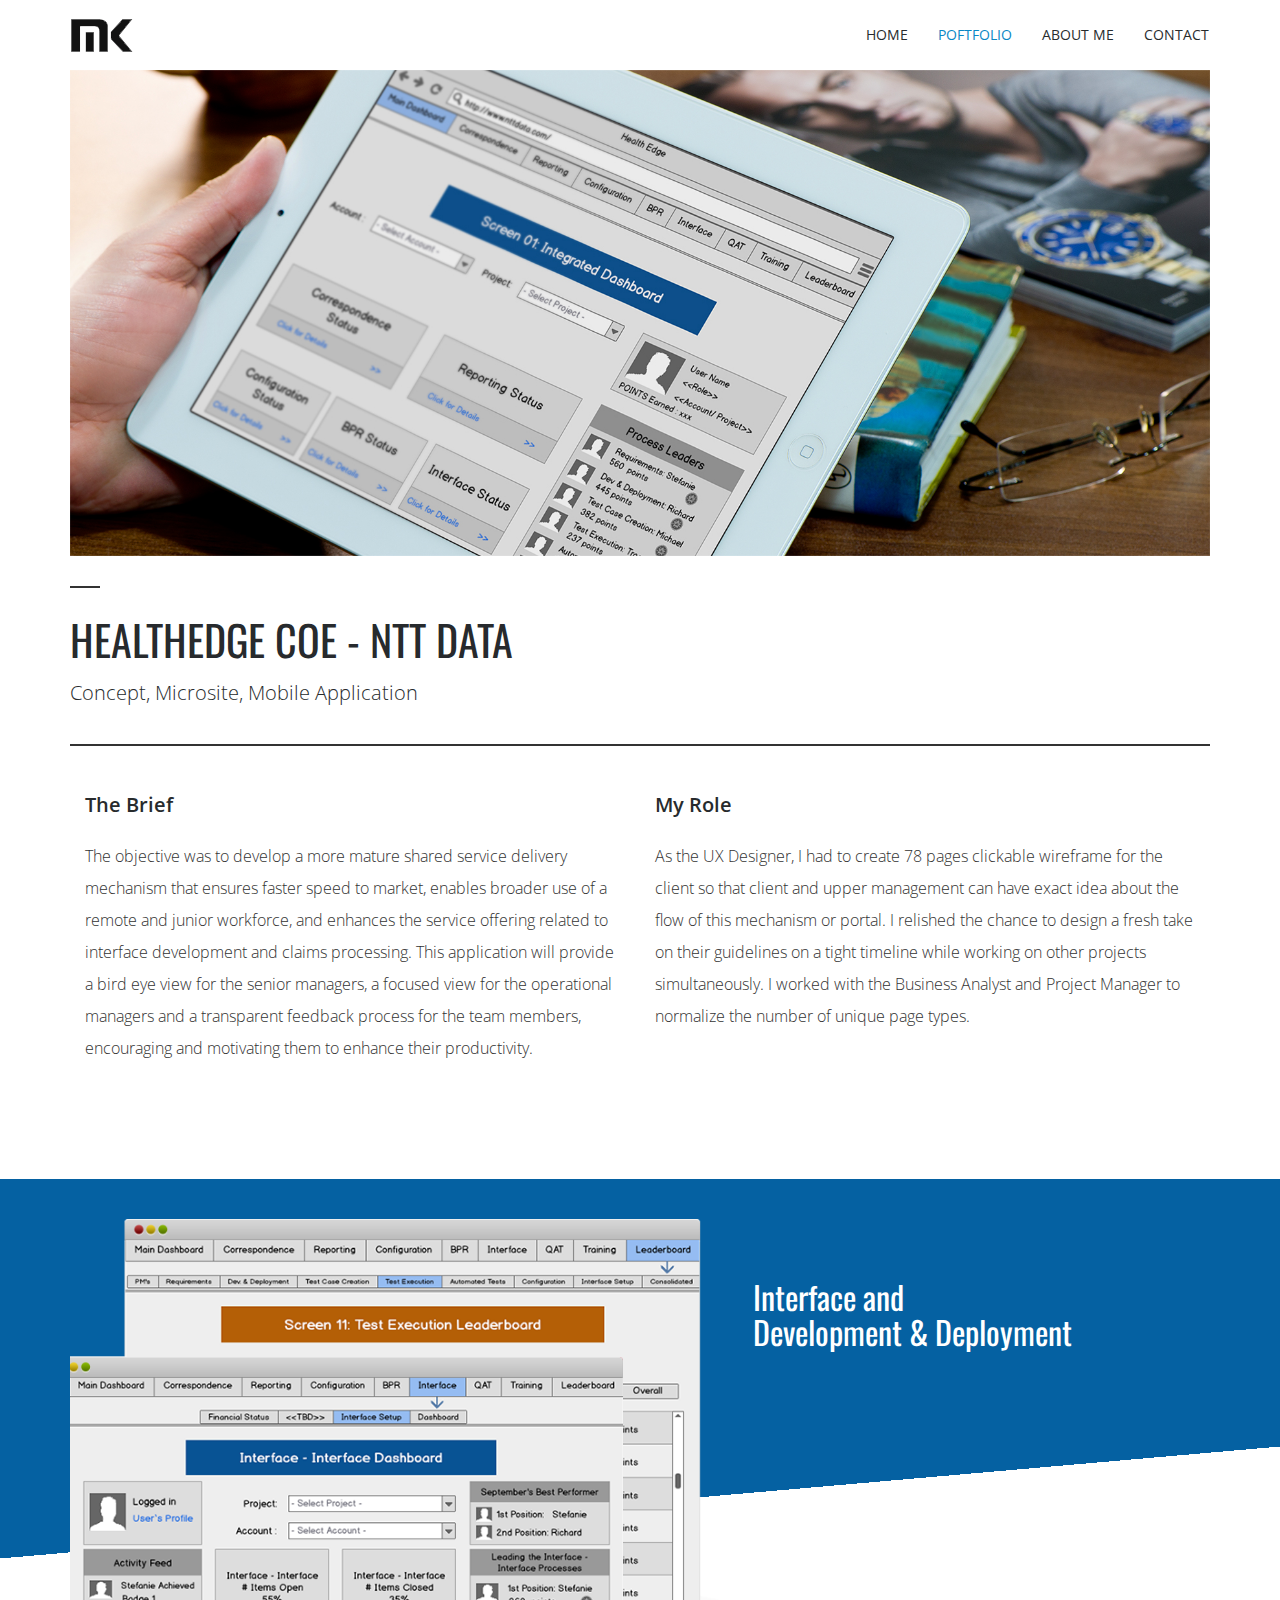
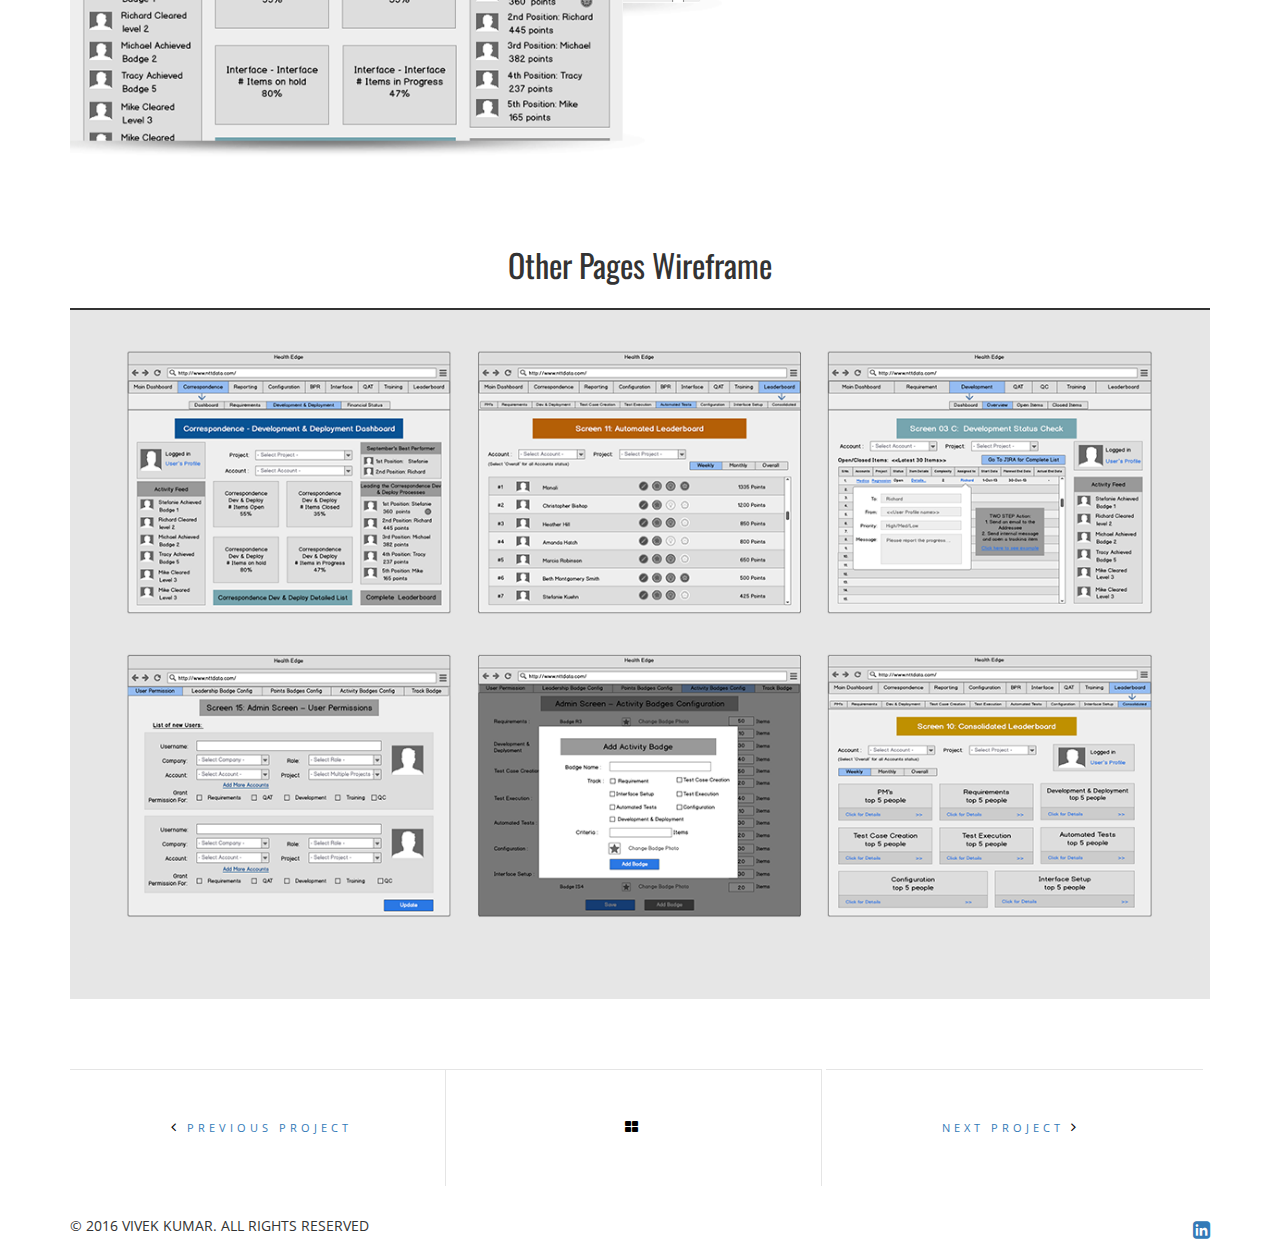
<file: healthedge.html>
<!doctype html>
<html>
<head>
<meta charset="utf-8">
<meta name="viewport" content="width=device-width, initial-scale=1, maximum-scale=1">
<!--  Google Fonts -->
<link href="https://maxcdn.bootstrapcdn.com/font-awesome/4.6.3/css/font-awesome.min.css" rel="stylesheet">
<link href="https://fonts.googleapis.com/css?family=Open+Sans:300,300i,400,400i,600,600i,700,700i,800,800i|Oswald:300,400,700" rel="stylesheet">

<!-- CSS -->
<link rel="stylesheet" href="css/bootstrap.min.css">
<link rel="stylesheet" href="css/animate.css">
<link rel="stylesheet" href="css/animsition.css">
<link rel="stylesheet" href="css/style.css">
<!-- JS -->
<script src="https://ajax.googleapis.com/ajax/libs/jquery/1.12.4/jquery.min.js"></script> 
<script src="js/bootstrap.min.js"></script>
<title>Vivek Kumar - UI/UX</title>
</head>

<body>
<div class="container-fluid wrapper">
	<header >
   		<nav class="navbar site-nav" role="navigation">    	  
		    <!-- Brand and toggle get grouped for better mobile display -->
		    <div class="navbar-header">
		      <button type="button" class="navbar-toggle" data-toggle="collapse" data-target="#navbar-brand-centered">
		        <span class="sr-only">Toggle navigation</span>
		        <span class="icon-bar"></span>
		        <span class="icon-bar"></span>
		        <span class="icon-bar"></span>
		      </button>
		      <div class="navbar-brand navbar-brand-centered"><a href="#"><img src="images/logo.png" alt="Munish" class="img-responsive"></a></div>
		    </div>

		    <!-- Collect the nav links, forms, and other content for toggling -->
		    <div class="collapse navbar-collapse" id="navbar-brand-centered">		 
		      <ul class="nav navbar-nav navbar-right">		        
              	<li><a href="index.html">Home</a></li>
		        <li><a href="work.html" class="active">Poftfolio</a></li>
                <li><a href="#"> About Me</a></li>
                <li><a href="#">Contact</a></li>		    		        
		      </ul>
		    </div><!-- /.navbar-collapse -->
		 
		</nav>
    	
    </header>
    <section class="work-deatail mb70">
    	<div class="row ">
        	<div class="col-md-12">
            	<div class="large-banner">
                	<img src="images/detail-big-4.jpg" alt="banner" class="img-responsive">
                </div>
           	</div>
            <div class="col-md-12 project-detail">
            	<div class="project-name">
            		<h1>HEALTHEDGE COE - NTT DATA</h1>
                    <h3>Concept, Microsite, Mobile Application</h3>
                </div>
                <ul class="row">
                	<li class="col-md-6 " >
                    	<div class="title">The Brief</div>
                        <div class="description">
                        	The objective was to develop a more mature shared service delivery mechanism that ensures faster speed to market, enables broader use of a remote and junior workforce, and enhances the service offering related to interface development and claims processing. This application will provide a bird eye view for the senior managers, a focused view for the operational managers and a transparent feedback process for the team members, encouraging and motivating them to enhance their productivity. 
                        </div>                        
                    </li>
                    <li class="col-md-6 ">
                    	<div class="title">My Role</div>
                        <div class="description">
                        	As the UX Designer, I had to create 78 pages clickable wireframe for the client so that client and upper management can have exact idea about the flow of this mechanism or portal. I relished the chance to design a fresh take on their guidelines on a tight timeline while working on other projects simultaneously. I worked with the Business Analyst and Project Manager to normalize the number of unique page types.
                        </div>                        
                    </li>
                </ul>
                <div class="clearfix"></div>
           	</div>
       	</div>
    </section>
    </div>
    <div class="microsite mb70">
    	<div class="container-fluid wrapper">
        	<div class="row order-container">
            	<div class="col-md-7 col-sm-6 image">
                	<img src="images/healthdgecoe.png" alt="microsite" class="img-responsive mt40">
                </div>
                <div class="col-md-5 col-sm-6 content">
                	<h2 class="mt100">Interface and<br>Development & Deployment</h2>
                </div>
                
        	</div>
        </div>
     </div>
     <div class="clearfix"></div>
     <div class="container-fluid wrapper">
     	<div class="row mb70">
      
            <div class="col-md-12 ">
            	<h2 class="bod-bot text-center mb0">Other Pages Wireframe</h2>
                <div class="bg-gray">
                	<div class="col-md-12  col-sm-12   pb40">
                    	<img src="images/healthdgecoe-other.png" alt="visualDesign" class="img-responsive">
                    </div>
                    <div class="clearfix"></div>
                </div>
                
            </div>
        
        </div> 
       
        	<div class="next-previous-project-style2">
            <a href="aprovechalos.html" class="text-uppercase border-right previous-project"><i class="fa fa-angle-left"></i><span>Previous Project</span></a><a href="index.html" class="border-right text-uppercase back-project"><span>Back</span><i class="fa fa-th-large"></i></a>
            <a href="discovery-doors.html" class="text-uppercase next-project"><span>Next Project</span><i class="fa fa-angle-right"></i></a>
        </div>
       
     </div>
     
     <div class="container-fluid wrapper">
    <footer>
    	
        	<div class="row">
                <div class="col-md-7 col-xs-8">            	
                    <p>&copy; 2016 Vivek Kumar. All Rights Reserved</p>       
                </div>
                <ul class="social-link">
                    <li>
                        <a href="#"><i class="fa fa-linkedin-square"></i></a>
                    </li>
                </ul>
            </div>
            <div class="clearfix"></div>
        
    </footer>
	
</div>


</body>
</html>
</file>
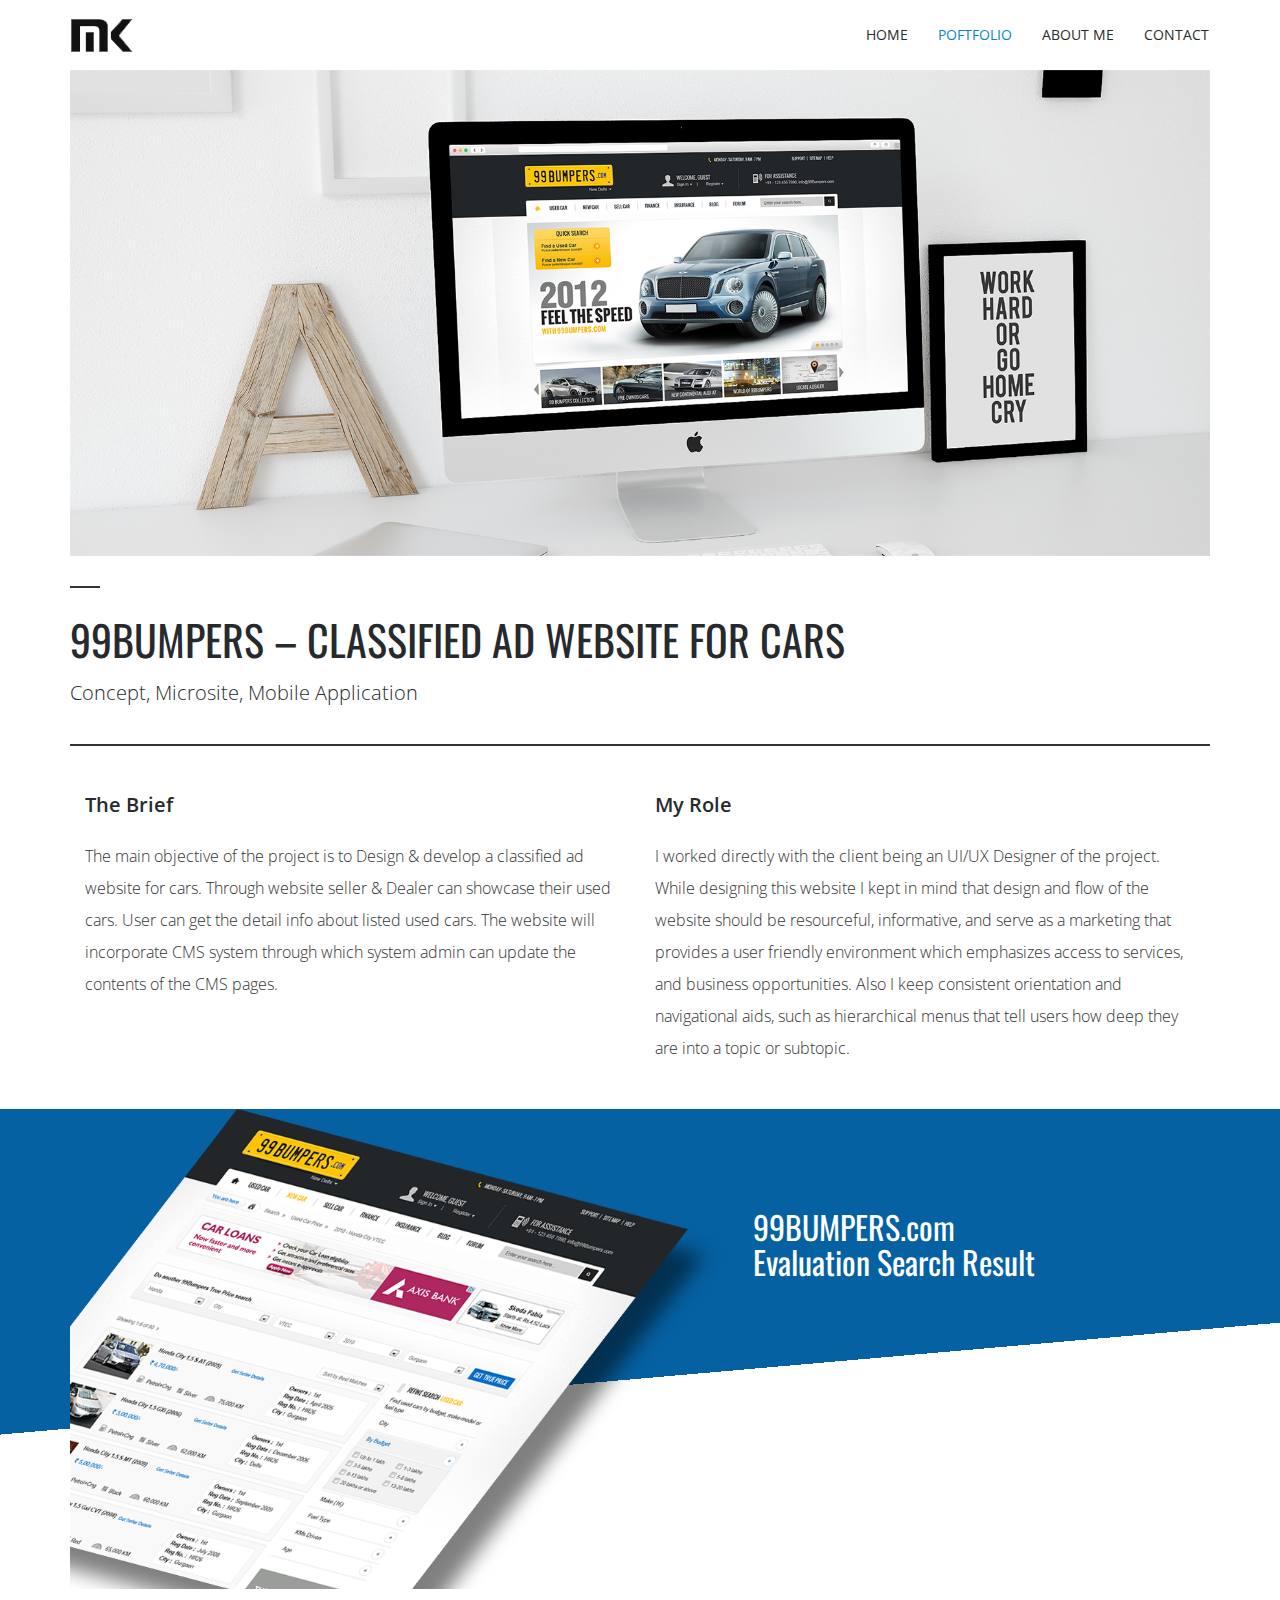
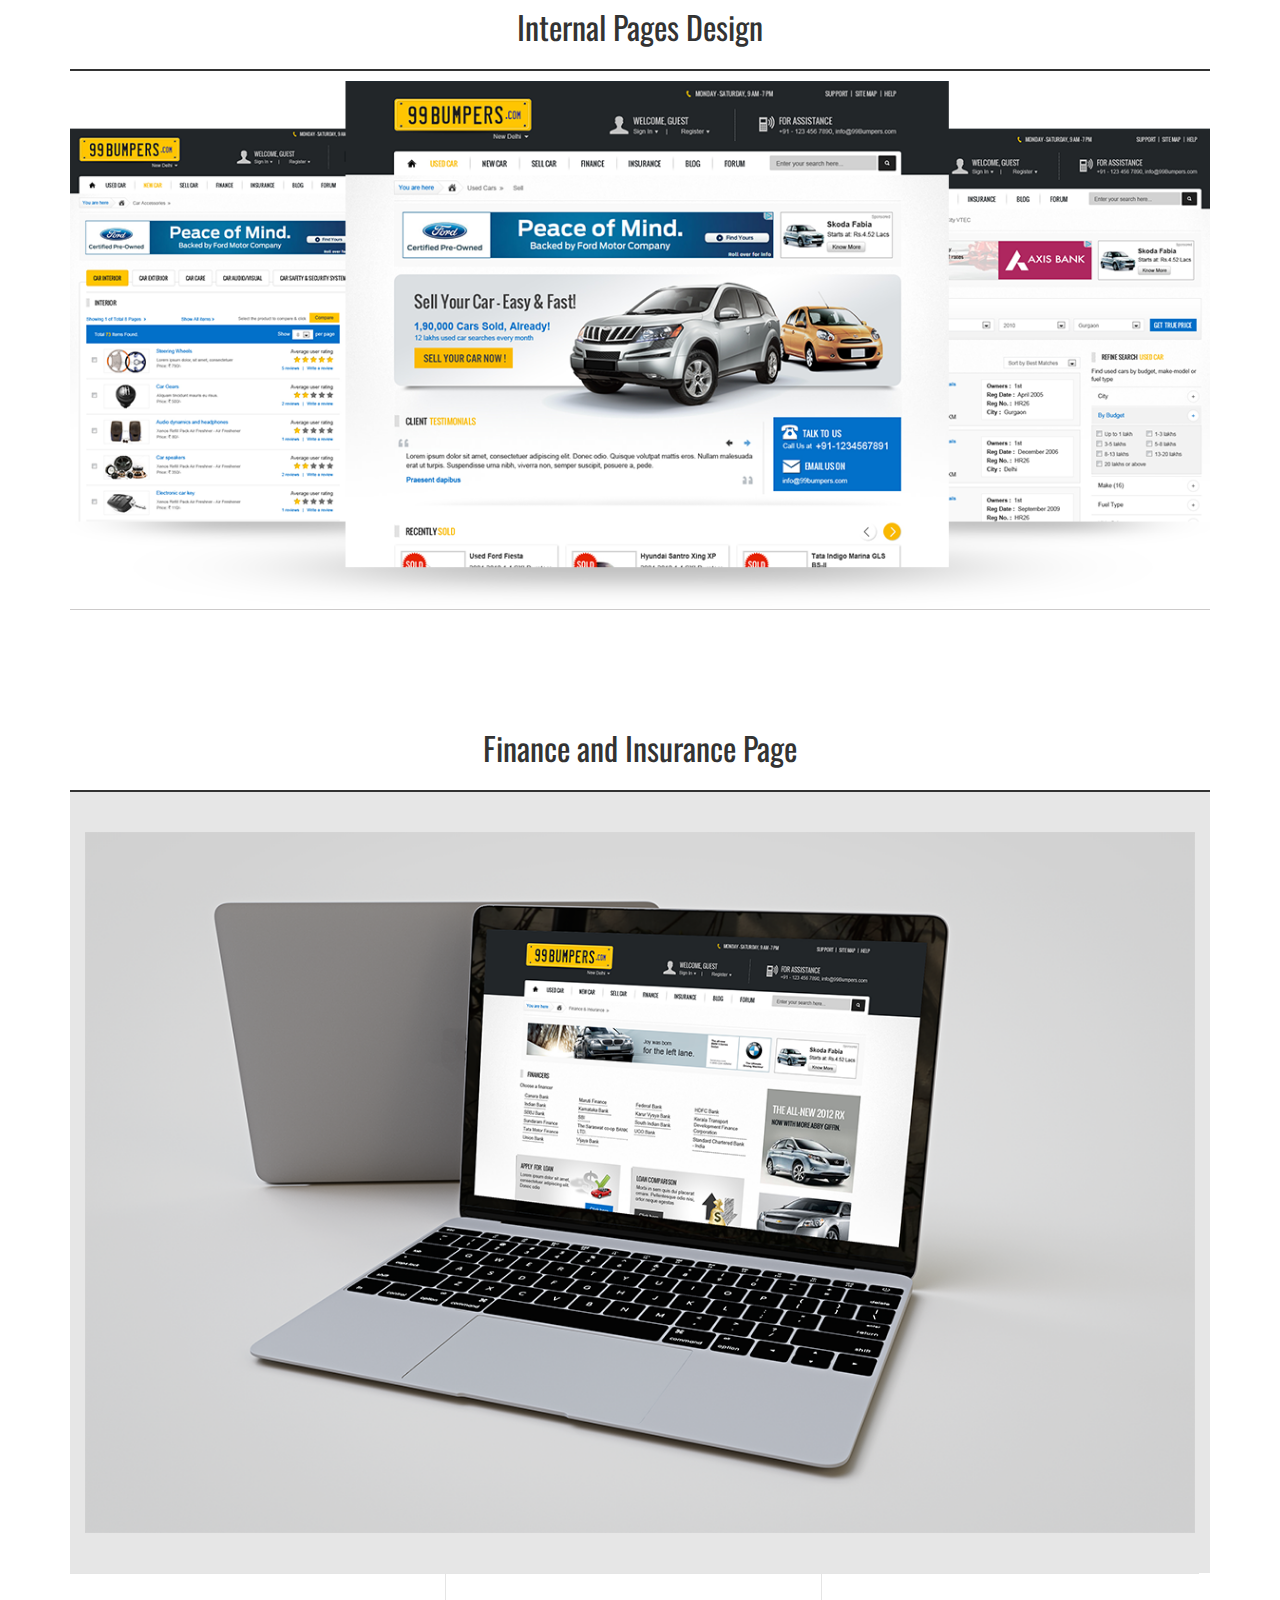
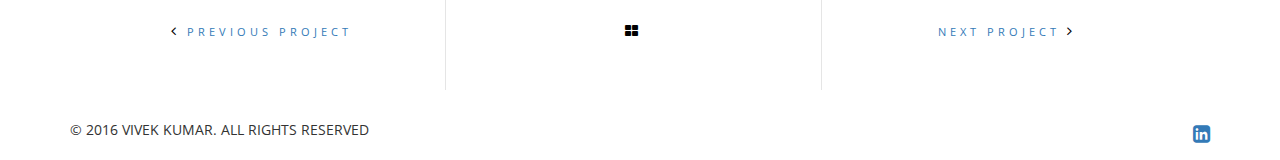
<file: work-detail-2.html>
<!doctype html>
<html>
<head>
<meta charset="utf-8">
<meta name="viewport" content="width=device-width, initial-scale=1, maximum-scale=1">
<!--  Google Fonts -->
<link href="https://maxcdn.bootstrapcdn.com/font-awesome/4.6.3/css/font-awesome.min.css" rel="stylesheet">
<link href="https://fonts.googleapis.com/css?family=Open+Sans:300,300i,400,400i,600,600i,700,700i,800,800i|Oswald:300,400,700" rel="stylesheet">

<!-- CSS -->
<link rel="stylesheet" href="css/bootstrap.min.css">
<link rel="stylesheet" href="css/animate.css">
<link rel="stylesheet" href="css/animsition.css">
<link rel="stylesheet" href="css/style.css">
<!-- JS -->
<script src="https://ajax.googleapis.com/ajax/libs/jquery/1.12.4/jquery.min.js"></script> 
<script src="js/bootstrap.min.js"></script>
<title>Vivek Kumar - UI/UX</title>
</head>

<body>
<div class="container-fluid wrapper">
	<header >
   		<nav class="navbar site-nav" role="navigation">    	  
		    <!-- Brand and toggle get grouped for better mobile display -->
		    <div class="navbar-header">
		      <button type="button" class="navbar-toggle" data-toggle="collapse" data-target="#navbar-brand-centered">
		        <span class="sr-only">Toggle navigation</span>
		        <span class="icon-bar"></span>
		        <span class="icon-bar"></span>
		        <span class="icon-bar"></span>
		      </button>
		      <div class="navbar-brand navbar-brand-centered"><a href="#"><img src="images/logo.png" alt="Munish" class="img-responsive"></a></div>
		    </div>

		    <!-- Collect the nav links, forms, and other content for toggling -->
		    <div class="collapse navbar-collapse" id="navbar-brand-centered">		 
		      <ul class="nav navbar-nav navbar-right">		        
              	<li><a href="index.html">Home</a></li>
		        <li><a href="work.html" class="active">Poftfolio</a></li>
                <li><a href="#"> About Me</a></li>
                <li><a href="#">Contact</a></li>		    		        
		      </ul>
		    </div><!-- /.navbar-collapse -->
		 
		</nav>
    	
    </header>
    <section class="work-deatail">
    	<div class="row ">
        	<div class="col-md-12">
            	<div class="large-banner">
                	<img src="images/detail-big-2.jpg" alt="banner" class="img-responsive">
                </div>
           	</div>
            <div class="col-md-12 project-detail">
            	<div class="project-name">
            		<h1>99BUMPERS – CLASSIFIED AD WEBSITE FOR CARS</h1>
                    <h3>Concept, Microsite, Mobile Application</h3>
                </div>
                <ul class="row">
                	<li class="col-md-6 " >
                    	<div class="title">The Brief</div>
                        <div class="description">
                        	The main objective of the project is to Design & develop a classified ad website for cars. Through website seller & Dealer can showcase their used cars. User can get the detail info about listed used cars. The website will incorporate CMS system through which system admin can update the contents of the CMS pages.
                        </div>                        
                    </li>
                    <li class="col-md-6 ">
                    	<div class="title">My Role</div>
                        <div class="description">
                        	I worked directly with the client being an UI/UX Designer of the project. While designing this website I kept in mind that design and flow of the website should be resourceful, informative, and serve as a marketing that provides a user friendly environment which emphasizes access to services, and business opportunities. Also I keep consistent orientation and navigational aids, such as hierarchical menus that tell users how deep they are into a topic or subtopic.
                        </div>                        
                    </li>
                </ul>
                <div class="clearfix"></div>
           	</div>
       	</div>
    </section>
    </div>
    <div class="microsite">
    	<div class="container-fluid wrapper">
        	<div class="row order-container">
            	<div class="col-md-7 col-sm-6 image">
                	<img src="images/99bumbers.png" alt="microsite" class="img-responsive">
                </div>
                <div class="col-md-5 col-sm-6 content">
                	<h2 class="mt100">99BUMPERS.com <br>Evaluation Search Result</h2>
                </div>
                
        	</div>
        </div>
     </div>
     <div class="clearfix"></div>
     <div class="container-fluid wrapper">
     	<div class="row">
        	<div class="col-md-12">
            	<h2 class="bod-bot text-center">Internal Pages Design</h2>
                <img src="images/internal-2.png" alt="visualDesign" class="img-responsive">
            </div>
            
            <div class="col-md-12 mt100">
            	<h2 class="bod-bot text-center mb0">Finance and Insurance Page</h2>
                <div class="bg-gray">
                	<div class="col-md-12  col-sm-12  pt40 pb40">
                    	<img src="images/finance.png" alt="visualDesign" class="img-responsive">
                    </div>
                    <div class="clearfix"></div>
                </div>
                
            </div>
        
        </div> 
       
        	<div class="next-previous-project-style2">
            <a href="single-project-page2.html" class="text-uppercase border-right previous-project"><i class="fa fa-angle-left"></i><span>Previous Project</span></a><a href="portfolio-wide-gutter-4columns.html" class="border-right text-uppercase back-project"><span>Back</span><i class="fa fa-th-large"></i></a><a href="single-project-page4.html" class="text-uppercase next-project"><span>Next Project</span><i class="fa fa-angle-right"></i></a>
        </div>
       
     </div>
     
     <div class="container-fluid wrapper">
    <footer>
    	
        	<div class="row">
                <div class="col-md-7 col-xs-8">            	
                    <p>&copy; 2016 Vivek Kumar. All Rights Reserved</p>       
                </div>
                <ul class="social-link">
                    <li>
                        <a href="#"><i class="fa fa-linkedin-square"></i></a>
                    </li>
                </ul>
            </div>
            <div class="clearfix"></div>
        
    </footer>
	
</div>


</body>
</html>
</file>
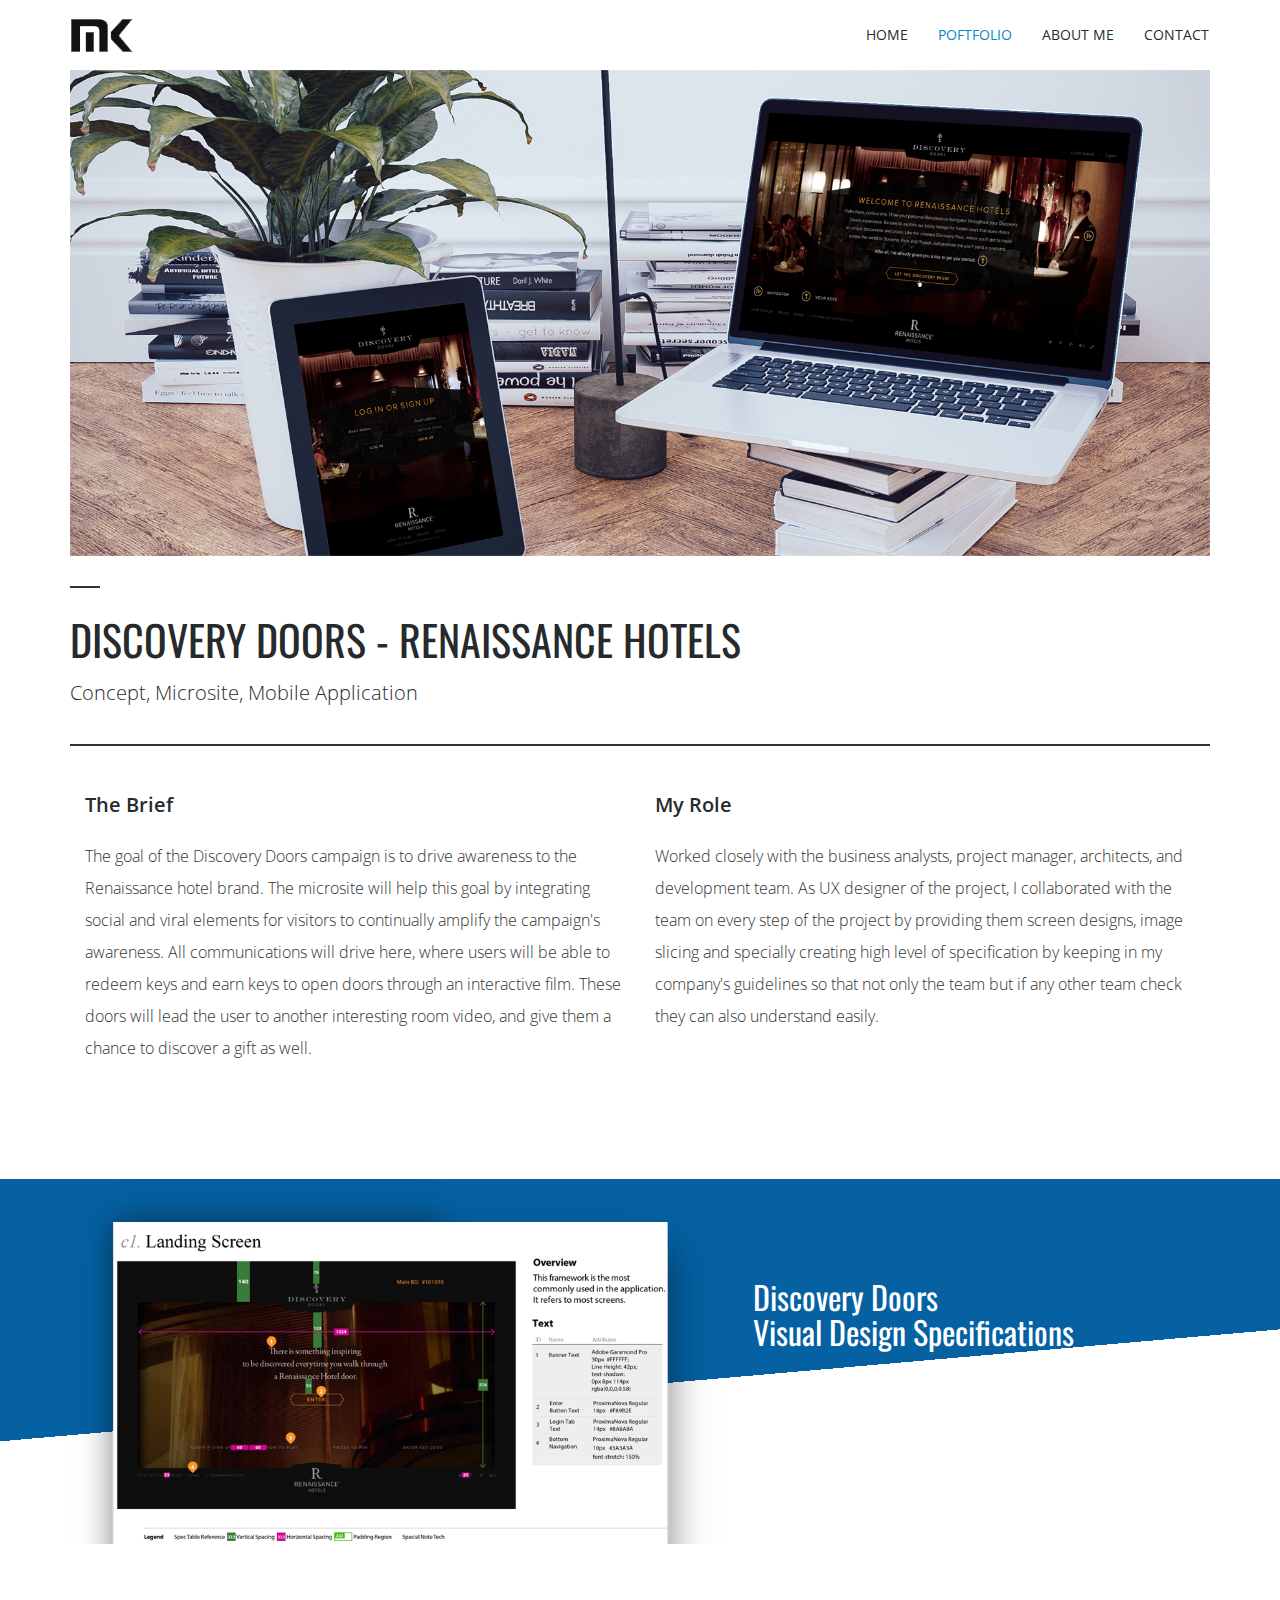
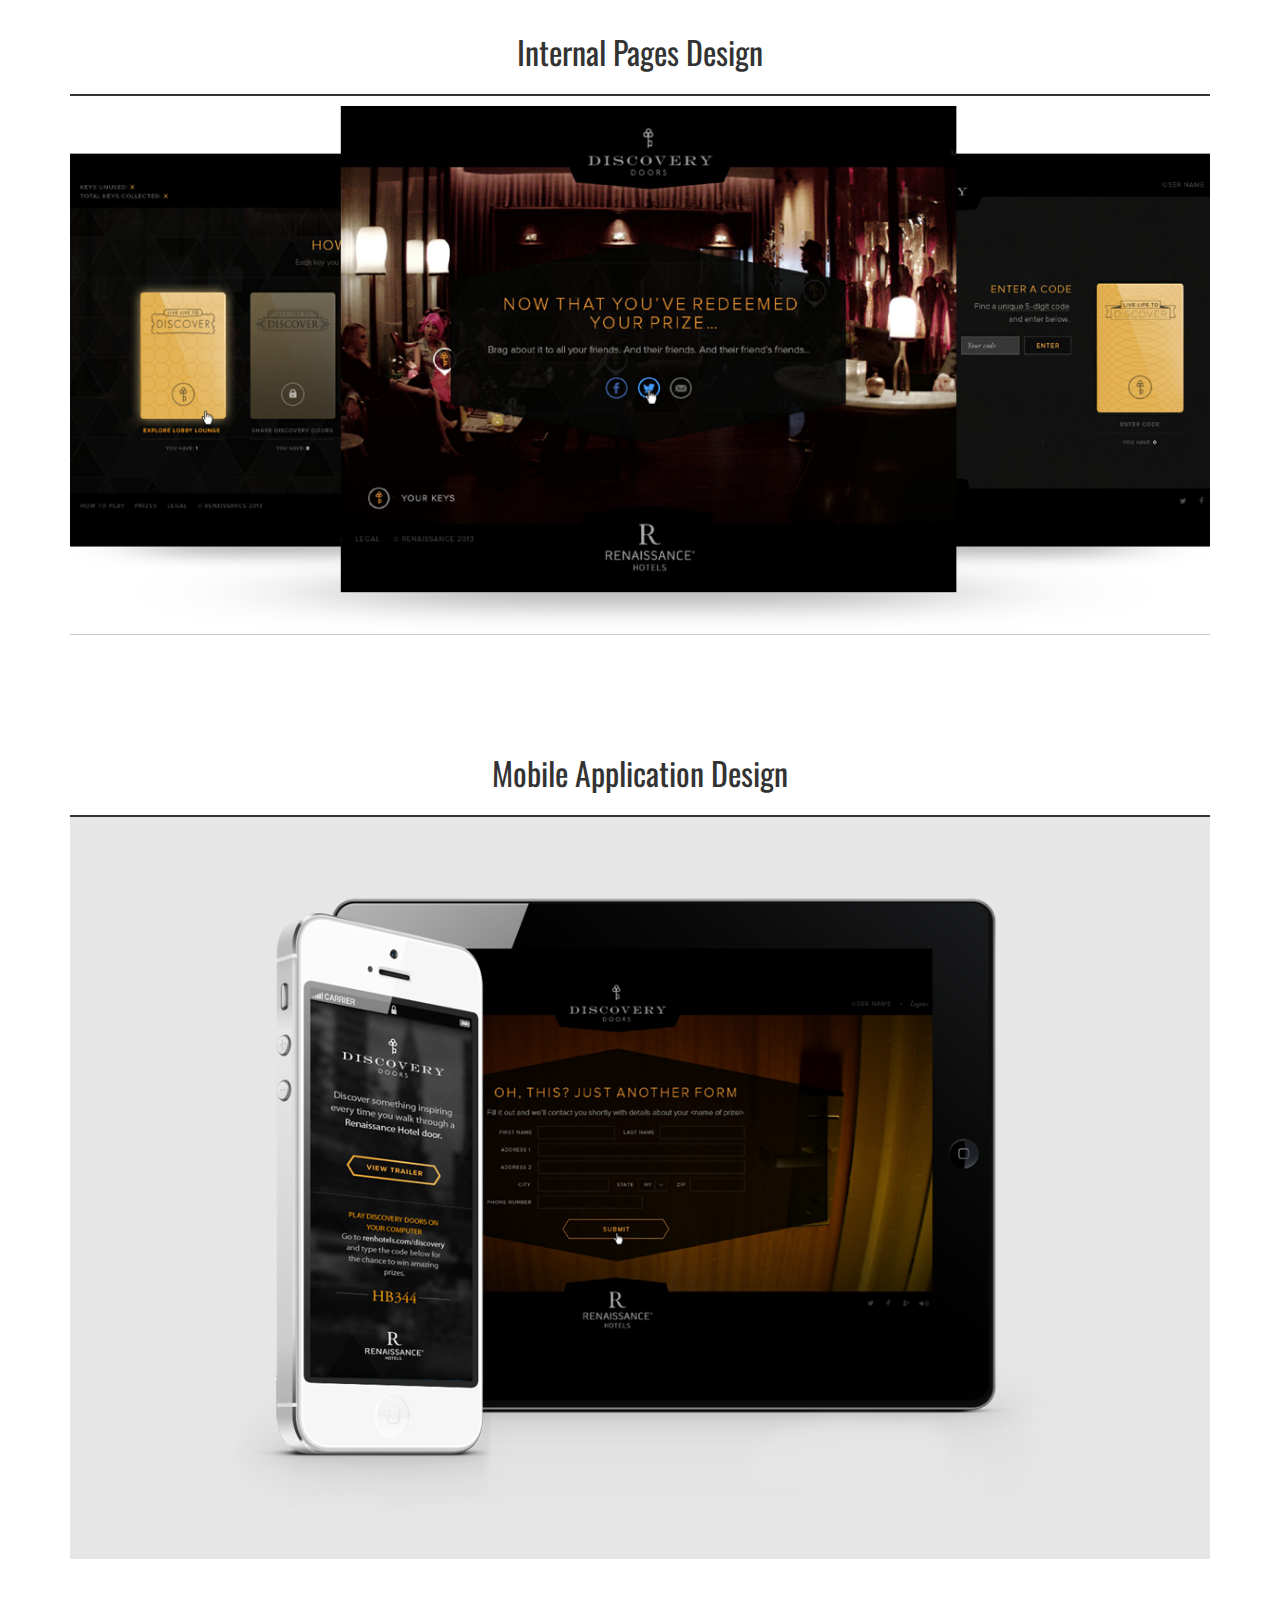
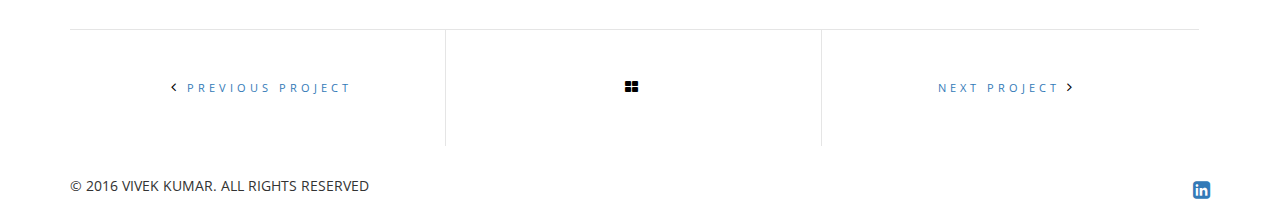
<file: work-detail-3.html>
<!doctype html>
<html>
<head>
<meta charset="utf-8">
<meta name="viewport" content="width=device-width, initial-scale=1, maximum-scale=1">
<!--  Google Fonts -->
<link href="https://maxcdn.bootstrapcdn.com/font-awesome/4.6.3/css/font-awesome.min.css" rel="stylesheet">
<link href="https://fonts.googleapis.com/css?family=Open+Sans:300,300i,400,400i,600,600i,700,700i,800,800i|Oswald:300,400,700" rel="stylesheet">

<!-- CSS -->
<link rel="stylesheet" href="css/bootstrap.min.css">
<link rel="stylesheet" href="css/animate.css">
<link rel="stylesheet" href="css/animsition.css">
<link rel="stylesheet" href="css/style.css">
<!-- JS -->
<script src="https://ajax.googleapis.com/ajax/libs/jquery/1.12.4/jquery.min.js"></script> 
<script src="js/bootstrap.min.js"></script>
<title>Vivek Kumar - UI/UX</title>
</head>

<body>
<div class="container-fluid wrapper">
	<header >
   		<nav class="navbar site-nav" role="navigation">    	  
		    <!-- Brand and toggle get grouped for better mobile display -->
		    <div class="navbar-header">
		      <button type="button" class="navbar-toggle" data-toggle="collapse" data-target="#navbar-brand-centered">
		        <span class="sr-only">Toggle navigation</span>
		        <span class="icon-bar"></span>
		        <span class="icon-bar"></span>
		        <span class="icon-bar"></span>
		      </button>
		      <div class="navbar-brand navbar-brand-centered"><a href="#"><img src="images/logo.png" alt="Munish" class="img-responsive"></a></div>
		    </div>

		    <!-- Collect the nav links, forms, and other content for toggling -->
		    <div class="collapse navbar-collapse" id="navbar-brand-centered">		 
		      <ul class="nav navbar-nav navbar-right">		        
              	<li><a href="index.html">Home</a></li>
		        <li><a href="work.html" class="active">Poftfolio</a></li>
                <li><a href="#"> About Me</a></li>
                <li><a href="#">Contact</a></li>		    		        
		      </ul>
		    </div><!-- /.navbar-collapse -->
		 
		</nav>
    	
    </header>
    <section class="work-deatail mb70">
    	<div class="row ">
        	<div class="col-md-12">
            	<div class="large-banner">
                	<img src="images/detail-big-3.jpg" alt="banner" class="img-responsive">
                </div>
           	</div>
            <div class="col-md-12 project-detail">
            	<div class="project-name">
            		<h1>DISCOVERY DOORS - RENAISSANCE HOTELS</h1>
                    <h3>Concept, Microsite, Mobile Application</h3>
                </div>
                <ul class="row">
                	<li class="col-md-6 " >
                    	<div class="title">The Brief</div>
                        <div class="description">
                        	The goal of the Discovery Doors campaign is to drive awareness to the Renaissance hotel brand. The microsite will help this goal by integrating social and viral elements for visitors to continually amplify the campaign's awareness. All communications will drive here, where users will be able to redeem keys and earn keys to open doors through an interactive film. These doors will lead the user to another interesting room video, and give them a chance to discover a gift as well.
                        </div>                        
                    </li>
                    <li class="col-md-6 ">
                    	<div class="title">My Role</div>
                        <div class="description">
                        	Worked closely with the business analysts, project manager, architects, and development team. As UX designer of the project, I collaborated with the team on every step of the project by providing them screen designs, image slicing and specially creating high level of specification by keeping in my company's guidelines so that not only the team but if any other team check they can also understand easily.
                        </div>                        
                    </li>
                </ul>
                <div class="clearfix"></div>
           	</div>
       	</div>
    </section>
    </div>
    <div class="microsite mb70">
    	<div class="container-fluid wrapper">
        	<div class="row order-container">
            	<div class="col-md-7 col-sm-6 image">
                	<img src="images/discoveryDoor.png" alt="microsite" class="img-responsive">
                </div>
                <div class="col-md-5 col-sm-6 content">
                	<h2 class="mt100">Discovery Doors<br>Visual Design Specifications</h2>
                </div>
                
        	</div>
        </div>
     </div>
     <div class="clearfix"></div>
     <div class="container-fluid wrapper">
     	<div class="row mb70">
        	<div class="col-md-12">
            	<h2 class="bod-bot text-center">Internal Pages Design</h2>
                <img src="images/internal-3.png" alt="visualDesign" class="img-responsive">
            </div>
            
            <div class="col-md-12 mt100">
            	<h2 class="bod-bot text-center mb0">Mobile Application Design</h2>
                <div class="bg-gray">
                	<div class="col-md-12  col-sm-12   pb40">
                    	<img src="images/mobiPad.png" alt="visualDesign" class="img-responsive">
                    </div>
                    <div class="clearfix"></div>
                </div>
                
            </div>
        
        </div> 
       
        	<div class="next-previous-project-style2">
            <a href="single-project-page2.html" class="text-uppercase border-right previous-project"><i class="fa fa-angle-left"></i><span>Previous Project</span></a><a href="portfolio-wide-gutter-4columns.html" class="border-right text-uppercase back-project"><span>Back</span><i class="fa fa-th-large"></i></a><a href="single-project-page4.html" class="text-uppercase next-project"><span>Next Project</span><i class="fa fa-angle-right"></i></a>
        </div>
       
     </div>
     
     <div class="container-fluid wrapper">
    <footer>
    	
        	<div class="row">
                <div class="col-md-7 col-xs-8">            	
                    <p>&copy; 2016 Vivek Kumar. All Rights Reserved</p>       
                </div>
                <ul class="social-link">
                    <li>
                        <a href="#"><i class="fa fa-linkedin-square"></i></a>
                    </li>
                </ul>
            </div>
            <div class="clearfix"></div>
        
    </footer>
	
</div>


</body>
</html>
</file>
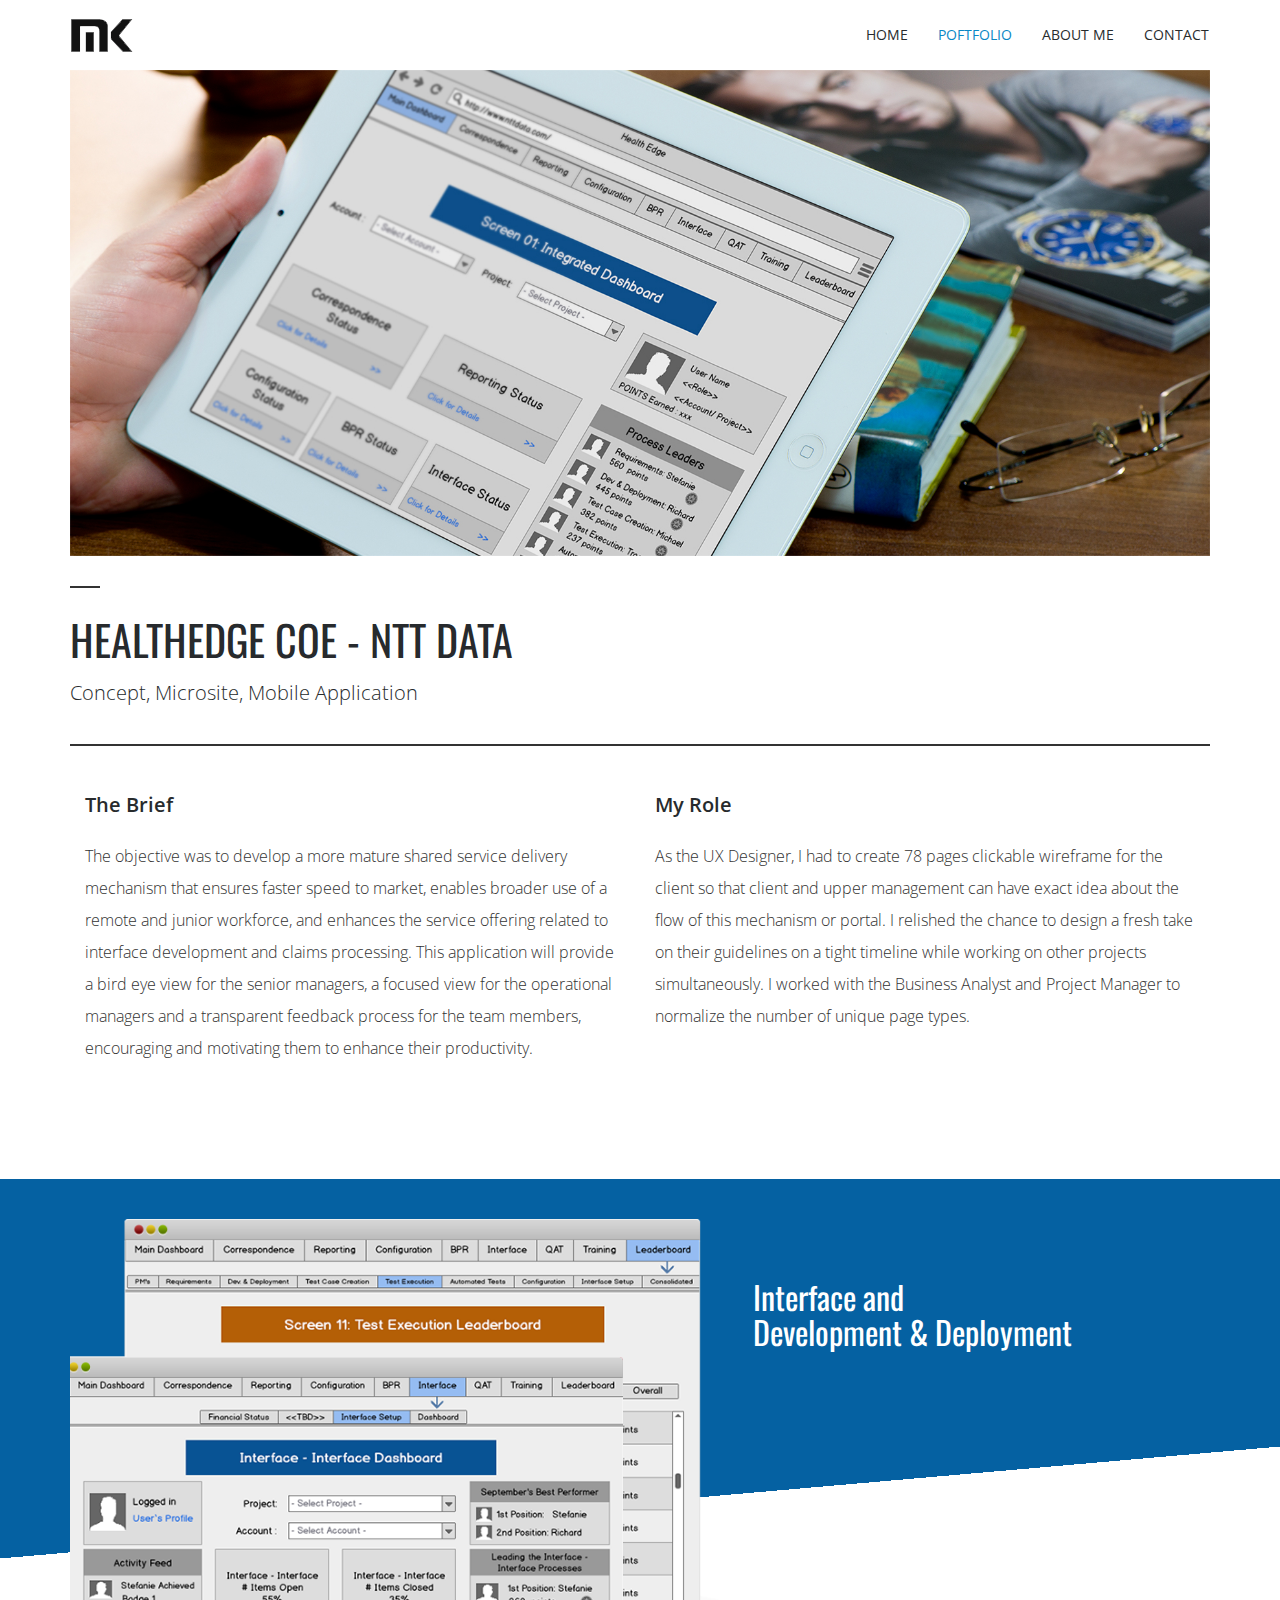
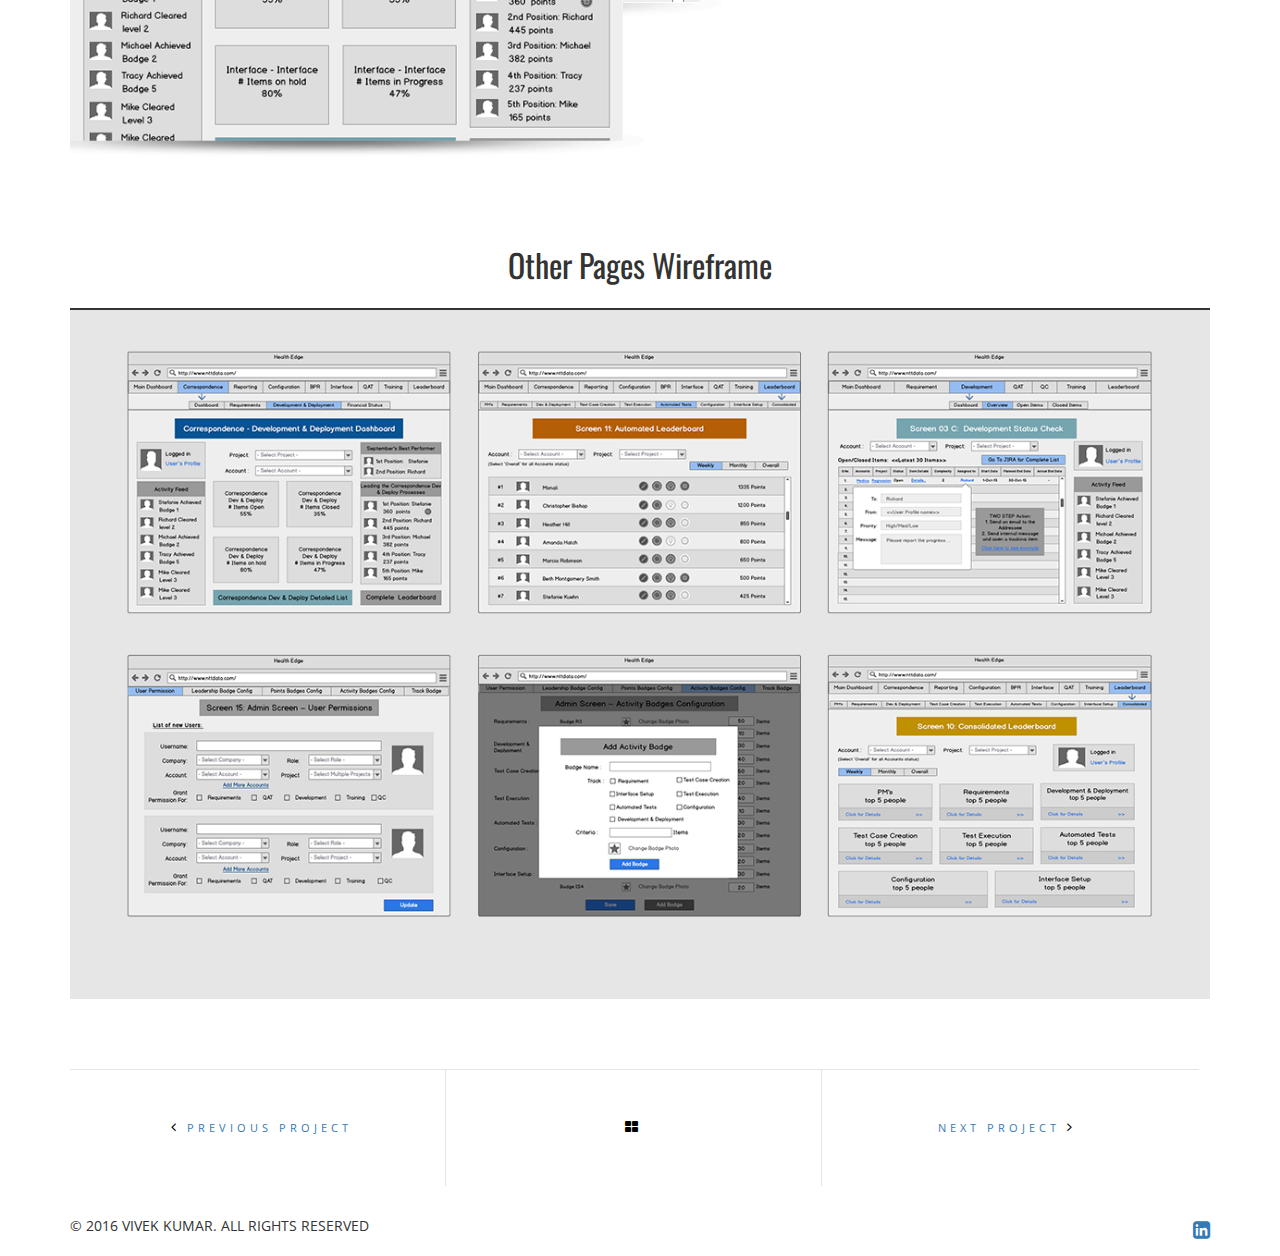
<file: work-detail-4.html>
<!doctype html>
<html>
<head>
<meta charset="utf-8">
<meta name="viewport" content="width=device-width, initial-scale=1, maximum-scale=1">
<!--  Google Fonts -->
<link href="https://maxcdn.bootstrapcdn.com/font-awesome/4.6.3/css/font-awesome.min.css" rel="stylesheet">
<link href="https://fonts.googleapis.com/css?family=Open+Sans:300,300i,400,400i,600,600i,700,700i,800,800i|Oswald:300,400,700" rel="stylesheet">

<!-- CSS -->
<link rel="stylesheet" href="css/bootstrap.min.css">
<link rel="stylesheet" href="css/animate.css">
<link rel="stylesheet" href="css/animsition.css">
<link rel="stylesheet" href="css/style.css">
<!-- JS -->
<script src="https://ajax.googleapis.com/ajax/libs/jquery/1.12.4/jquery.min.js"></script> 
<script src="js/bootstrap.min.js"></script>
<title>Vivek Kumar - UI/UX</title>
</head>

<body>
<div class="container-fluid wrapper">
	<header >
   		<nav class="navbar site-nav" role="navigation">    	  
		    <!-- Brand and toggle get grouped for better mobile display -->
		    <div class="navbar-header">
		      <button type="button" class="navbar-toggle" data-toggle="collapse" data-target="#navbar-brand-centered">
		        <span class="sr-only">Toggle navigation</span>
		        <span class="icon-bar"></span>
		        <span class="icon-bar"></span>
		        <span class="icon-bar"></span>
		      </button>
		      <div class="navbar-brand navbar-brand-centered"><a href="#"><img src="images/logo.png" alt="Munish" class="img-responsive"></a></div>
		    </div>

		    <!-- Collect the nav links, forms, and other content for toggling -->
		    <div class="collapse navbar-collapse" id="navbar-brand-centered">		 
		      <ul class="nav navbar-nav navbar-right">		        
              	<li><a href="index.html">Home</a></li>
		        <li><a href="work.html" class="active">Poftfolio</a></li>
                <li><a href="#"> About Me</a></li>
                <li><a href="#">Contact</a></li>		    		        
		      </ul>
		    </div><!-- /.navbar-collapse -->
		 
		</nav>
    	
    </header>
    <section class="work-deatail mb70">
    	<div class="row ">
        	<div class="col-md-12">
            	<div class="large-banner">
                	<img src="images/detail-big-4.jpg" alt="banner" class="img-responsive">
                </div>
           	</div>
            <div class="col-md-12 project-detail">
            	<div class="project-name">
            		<h1>HEALTHEDGE COE - NTT DATA</h1>
                    <h3>Concept, Microsite, Mobile Application</h3>
                </div>
                <ul class="row">
                	<li class="col-md-6 " >
                    	<div class="title">The Brief</div>
                        <div class="description">
                        	The objective was to develop a more mature shared service delivery mechanism that ensures faster speed to market, enables broader use of a remote and junior workforce, and enhances the service offering related to interface development and claims processing. This application will provide a bird eye view for the senior managers, a focused view for the operational managers and a transparent feedback process for the team members, encouraging and motivating them to enhance their productivity. 
                        </div>                        
                    </li>
                    <li class="col-md-6 ">
                    	<div class="title">My Role</div>
                        <div class="description">
                        	As the UX Designer, I had to create 78 pages clickable wireframe for the client so that client and upper management can have exact idea about the flow of this mechanism or portal. I relished the chance to design a fresh take on their guidelines on a tight timeline while working on other projects simultaneously. I worked with the Business Analyst and Project Manager to normalize the number of unique page types.
                        </div>                        
                    </li>
                </ul>
                <div class="clearfix"></div>
           	</div>
       	</div>
    </section>
    </div>
    <div class="microsite mb70">
    	<div class="container-fluid wrapper">
        	<div class="row order-container">
            	<div class="col-md-7 col-sm-6 image">
                	<img src="images/healthdgecoe.png" alt="microsite" class="img-responsive mt40">
                </div>
                <div class="col-md-5 col-sm-6 content">
                	<h2 class="mt100">Interface and<br>Development & Deployment</h2>
                </div>
                
        	</div>
        </div>
     </div>
     <div class="clearfix"></div>
     <div class="container-fluid wrapper">
     	<div class="row mb70">
      
            <div class="col-md-12 ">
            	<h2 class="bod-bot text-center mb0">Other Pages Wireframe</h2>
                <div class="bg-gray">
                	<div class="col-md-12  col-sm-12   pb40">
                    	<img src="images/healthdgecoe-other.png" alt="visualDesign" class="img-responsive">
                    </div>
                    <div class="clearfix"></div>
                </div>
                
            </div>
        
        </div> 
       
        	<div class="next-previous-project-style2">
            <a href="single-project-page2.html" class="text-uppercase border-right previous-project"><i class="fa fa-angle-left"></i><span>Previous Project</span></a><a href="portfolio-wide-gutter-4columns.html" class="border-right text-uppercase back-project"><span>Back</span><i class="fa fa-th-large"></i></a><a href="single-project-page4.html" class="text-uppercase next-project"><span>Next Project</span><i class="fa fa-angle-right"></i></a>
        </div>
       
     </div>
     
     <div class="container-fluid wrapper">
    <footer>
    	
        	<div class="row">
                <div class="col-md-7 col-xs-8">            	
                    <p>&copy; 2016 Vivek Kumar. All Rights Reserved</p>       
                </div>
                <ul class="social-link">
                    <li>
                        <a href="#"><i class="fa fa-linkedin-square"></i></a>
                    </li>
                </ul>
            </div>
            <div class="clearfix"></div>
        
    </footer>
	
</div>


</body>
</html>
</file>
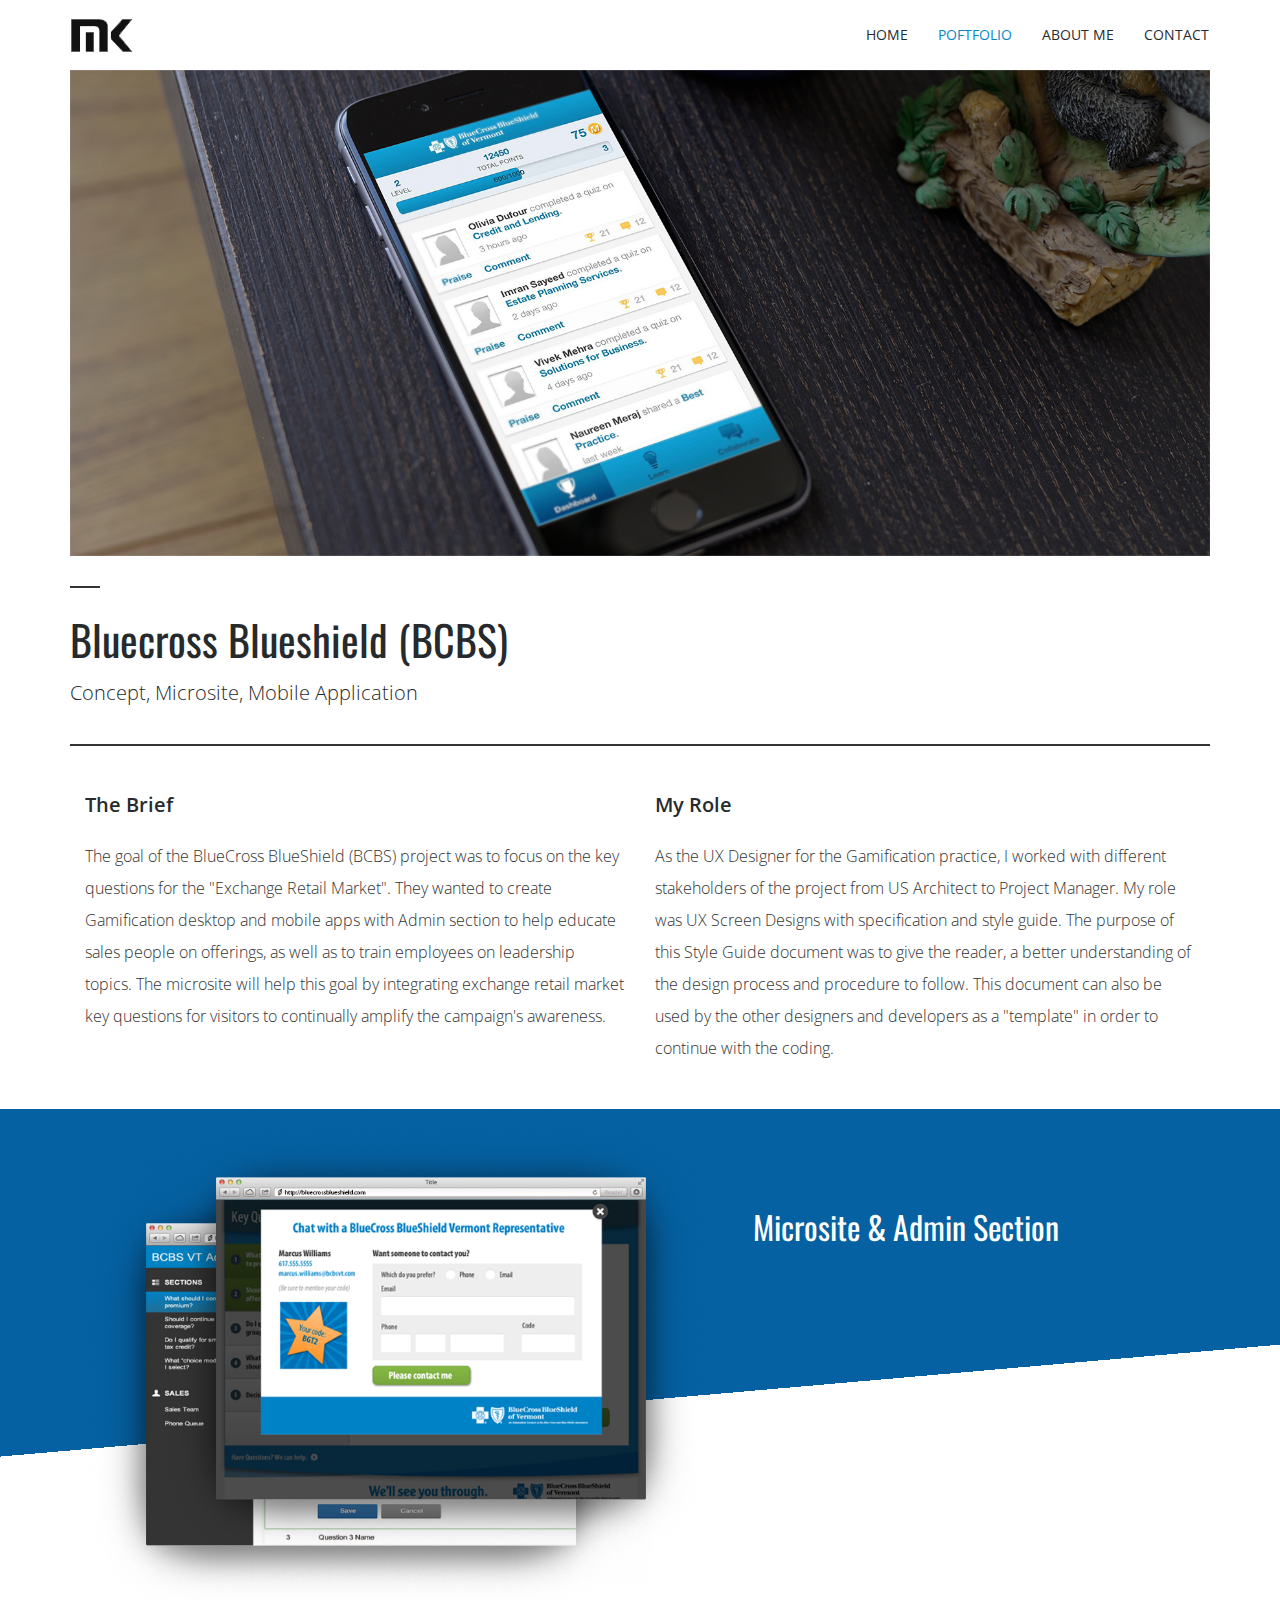
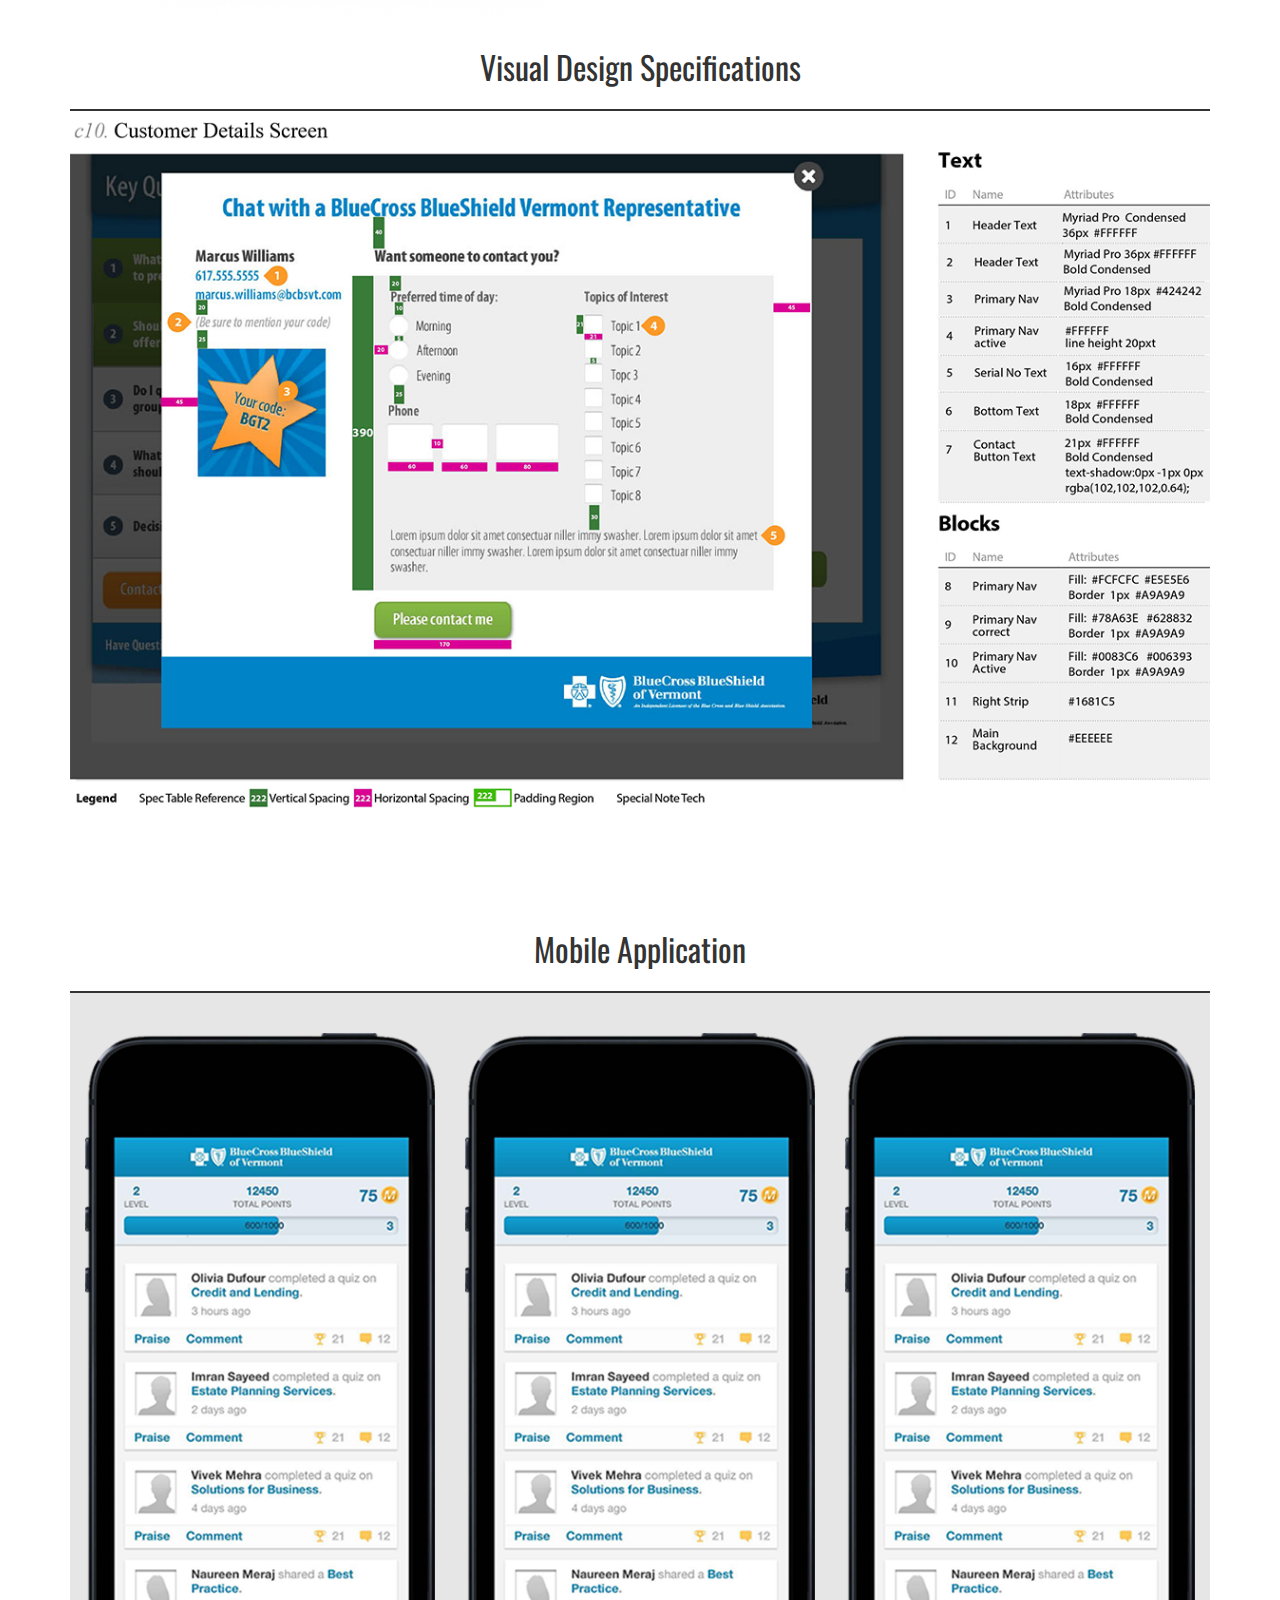
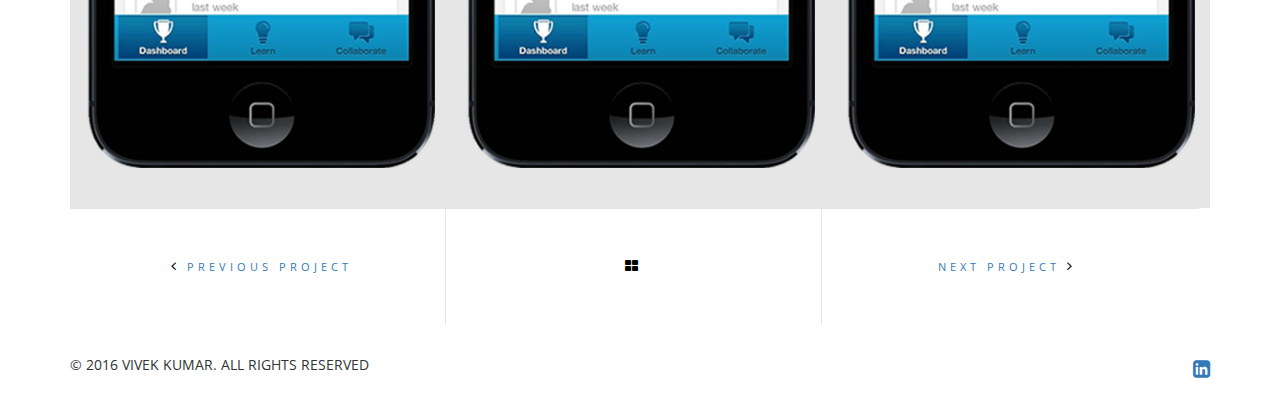
<file: work-detail.html>
<!doctype html>
<html>
<head>
<meta charset="utf-8">
<meta name="viewport" content="width=device-width, initial-scale=1, maximum-scale=1">
<!--  Google Fonts -->
<link href="https://maxcdn.bootstrapcdn.com/font-awesome/4.6.3/css/font-awesome.min.css" rel="stylesheet">
<link href="https://fonts.googleapis.com/css?family=Open+Sans:300,300i,400,400i,600,600i,700,700i,800,800i|Oswald:300,400,700" rel="stylesheet">

<!-- CSS -->
<link rel="stylesheet" href="css/bootstrap.min.css">
<link rel="stylesheet" href="css/animate.css">
<link rel="stylesheet" href="css/animsition.css">
<link rel="stylesheet" href="css/style.css">
<!-- JS -->
<script src="https://ajax.googleapis.com/ajax/libs/jquery/1.12.4/jquery.min.js"></script> 
<script src="js/bootstrap.min.js"></script>
<title>Vivek Kumar - UI/UX</title>
</head>

<body>
<div class="container-fluid wrapper">
	<header >
   		<nav class="navbar site-nav" role="navigation">    	  
		    <!-- Brand and toggle get grouped for better mobile display -->
		    <div class="navbar-header">
		      <button type="button" class="navbar-toggle" data-toggle="collapse" data-target="#navbar-brand-centered">
		        <span class="sr-only">Toggle navigation</span>
		        <span class="icon-bar"></span>
		        <span class="icon-bar"></span>
		        <span class="icon-bar"></span>
		      </button>
		      <div class="navbar-brand navbar-brand-centered"><a href="#"><img src="images/logo.png" alt="Munish" class="img-responsive"></a></div>
		    </div>

		    <!-- Collect the nav links, forms, and other content for toggling -->
		    <div class="collapse navbar-collapse" id="navbar-brand-centered">		 
		      <ul class="nav navbar-nav navbar-right">		        
              	<li><a href="index.html">Home</a></li>
		        <li><a href="work.html" class="active">Poftfolio</a></li>
                <li><a href="#"> About Me</a></li>
                <li><a href="#">Contact</a></li>		    		        
		      </ul>
		    </div><!-- /.navbar-collapse -->
		 
		</nav>
    	
    </header>
    <section class="work-deatail">
    	<div class="row ">
        	<div class="col-md-12">
            	<div class="large-banner">
                	<img src="images/detail-big-1.jpg" alt="banner" class="img-responsive">
                </div>
           	</div>
            <div class="col-md-12 project-detail">
            	<div class="project-name">
            		<h1>Bluecross Blueshield (BCBS)</h1>
                    <h3>Concept, Microsite, Mobile Application</h3>
                </div>
                <ul class="row">
                	<li class="col-md-6 " >
                    	<div class="title">The Brief</div>
                        <div class="description">
                        	The goal of the BlueCross BlueShield (BCBS) project was to focus on the key questions for the "Exchange Retail Market". They wanted to create Gamification desktop and mobile apps with Admin section to help educate sales people on offerings, as well as to train employees on leadership topics. The microsite will help this goal by integrating exchange retail market key questions for visitors to continually amplify the campaign's awareness.
                        </div>                        
                    </li>
                    <li class="col-md-6 ">
                    	<div class="title">My Role</div>
                        <div class="description">
                        	As the UX Designer for the Gamification practice, I worked with different stakeholders of the project from US Architect to Project Manager. My role was UX Screen Designs with specification and style guide. The purpose of this Style Guide document was to give the reader, a better understanding of the design process and procedure to follow. This document can also be used by the other designers and developers as a "template" in order to continue with the coding.
                        </div>                        
                    </li>
                </ul>
                <div class="clearfix"></div>
           	</div>
            
        	
       	</div>
    	
    
    </section>
    </div>
    <div class="microsite">
    	<div class="container-fluid wrapper">
        	<div class="row order-container">
            	<div class="col-md-7 col-sm-6 image">
                	<img src="images/microsite.png" alt="microsite" class="img-responsive">
                </div>
                <div class="col-md-5 col-sm-6 content">
                	<h2 class="mt100">Microsite &amp; Admin Section</h2>
                </div>
                
        	</div>
        </div>
     </div>
     <div class="clearfix"></div>
     <div class="container-fluid wrapper">
     	<div class="row">
        	<div class="col-md-12">
            	<h2 class="bod-bot text-center">Visual Design Specifications</h2>
                <img src="images/visualDesign.png" alt="visualDesign" class="img-responsive">
            </div>
            
            <div class="col-md-12 mt100">
            	<h2 class="bod-bot text-center mb0">Mobile Application</h2>
                <div class="bg-gray">
                	<div class="col-md-4  col-sm-4  pt40 pb40">
                    	<img src="images/mob-1.png" alt="visualDesign" class="img-responsive">
                    </div>
                    <div class="col-md-4  col-sm-4  pt40 pb40">
                    	<img src="images/mob-1.png" alt="visualDesign" class="img-responsive">
                    </div>
                    <div class="col-md-4  col-sm-4  pt40 pb40">
                    	<img src="images/mob-1.png" alt="visualDesign" class="img-responsive">
                    </div>
                    <div class="clearfix"></div>
                </div>
                
            </div>
        
        </div> 
        <div class="next-previous-project-style2">
            <a href="single-project-page2.html" class="text-uppercase border-right previous-project"><i class="fa fa-angle-left"></i><span>Previous Project</span></a><a href="portfolio-wide-gutter-4columns.html" class="border-right text-uppercase back-project"><span>Back</span><i class="fa fa-th-large"></i></a><a href="single-project-page4.html" class="text-uppercase next-project"><span>Next Project</span><i class="fa fa-angle-right"></i></a>
        </div>
     </div>
     
     <div class="container-fluid wrapper">
    <footer>
    	
        	<div class="row">
                <div class="col-md-7 col-xs-8">            	
                    <p>&copy; 2016 Vivek Kumar. All Rights Reserved</p>       
                </div>
                <ul class="social-link">
                    <li>
                        <a href="#"><i class="fa fa-linkedin-square"></i></a>
                    </li>
                </ul>
            </div>
            <div class="clearfix"></div>
        
    </footer>
	
</div>


</body>
</html>
</file>
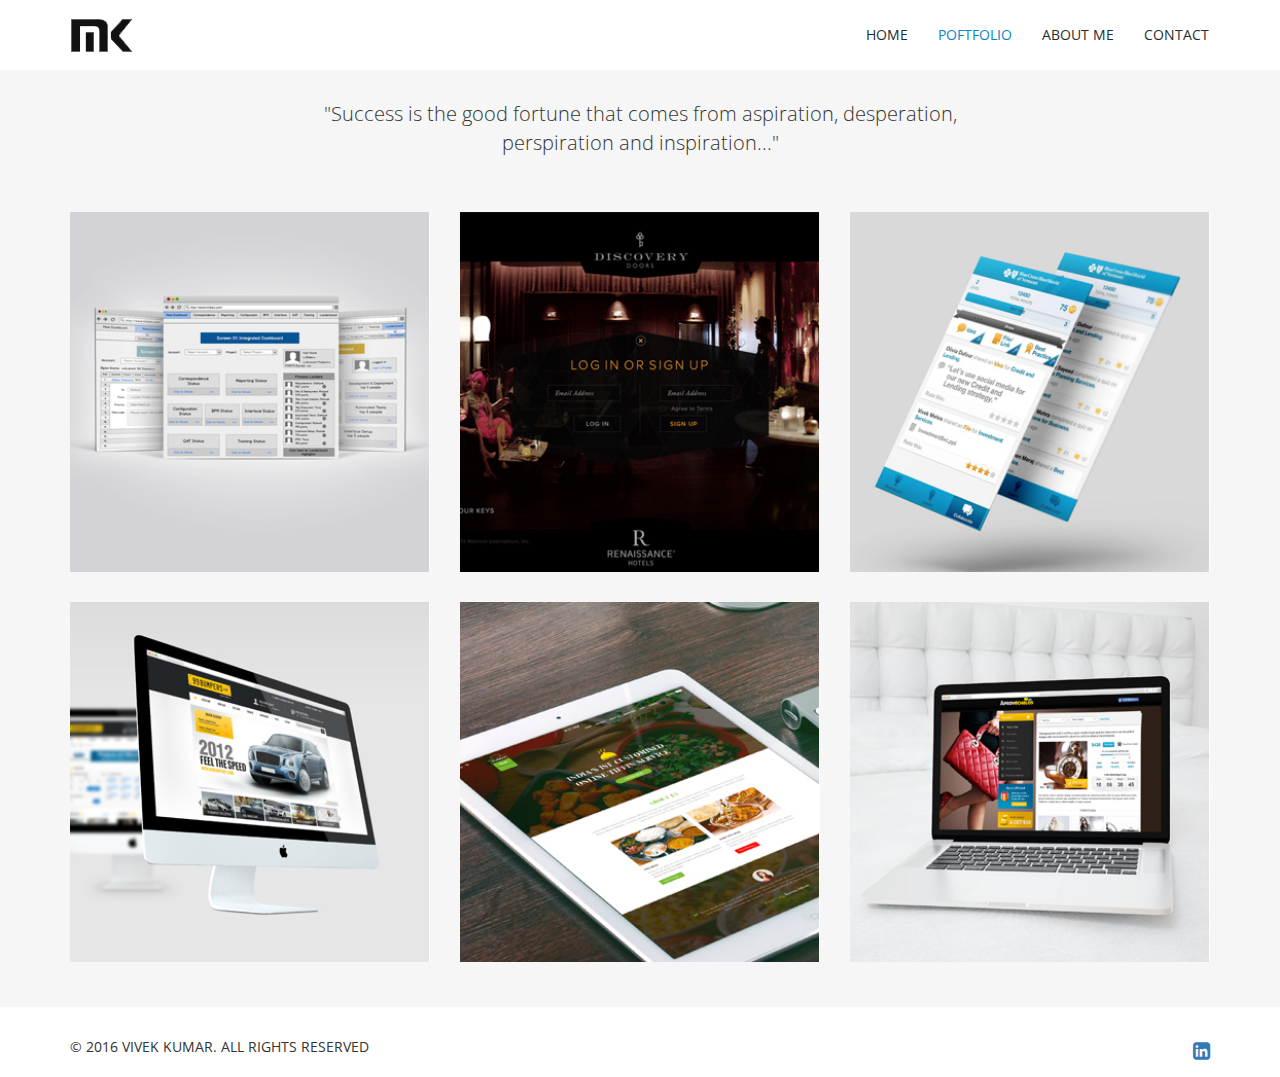
<file: work.html>
<!doctype html>
<html>
<head>
<meta charset="utf-8">
<meta name="viewport" content="width=device-width, initial-scale=1, maximum-scale=1">
<!--  Google Fonts -->
<link href="https://maxcdn.bootstrapcdn.com/font-awesome/4.6.3/css/font-awesome.min.css" rel="stylesheet">
<link href="https://fonts.googleapis.com/css?family=Open+Sans:300,300i,400,400i,600,600i,700,700i,800,800i|Oswald:300,400,700" rel="stylesheet">

<!-- CSS -->
<link rel="stylesheet" href="css/bootstrap.min.css">
<link rel="stylesheet" href="css/animate.css">
<link rel="stylesheet" href="css/animsition.css">
<link rel="stylesheet" href="css/style.css">
<!-- JS -->
<script src="https://ajax.googleapis.com/ajax/libs/jquery/1.12.4/jquery.min.js"></script> 
<script src="js/bootstrap.min.js"></script>
<title>Vivek Kumar - UI/UX</title>
</head>

<body>
<div class="container-fluid wrapper">
	<header >
   		<nav class="navbar site-nav" role="navigation">    	  
		    <!-- Brand and toggle get grouped for better mobile display -->
		    <div class="navbar-header">
		      <button type="button" class="navbar-toggle" data-toggle="collapse" data-target="#navbar-brand-centered">
		        <span class="sr-only">Toggle navigation</span>
		        <span class="icon-bar"></span>
		        <span class="icon-bar"></span>
		        <span class="icon-bar"></span>
		      </button>
		      <div class="navbar-brand navbar-brand-centered"><a href="#"><img src="images/logo.png" alt="Munish" class="img-responsive"></a></div>
		    </div>

		    <!-- Collect the nav links, forms, and other content for toggling -->
		    <div class="collapse navbar-collapse" id="navbar-brand-centered">		 
		      <ul class="nav navbar-nav navbar-right">		        
              	<li><a href="index.html">Home</a></li>
		        <li><a href="work.html" class="active">Poftfolio</a></li>
                <li><a href="#"> About Me</a></li>
                <li><a href="#">Contact</a></li>		    		        
		      </ul>
		    </div><!-- /.navbar-collapse -->
		 
		</nav>
    	
    </header>
    <section class="work">
    	<div class="row ">
        	<div class="col-md-12 text-center font20 mb40">"Success is the good fortune that comes from aspiration, desperation, 
<br>perspiration and inspiration..." </div>
        	<ul class="grid">
            	<li class="col-md-4 col-sm-6">
                    <figure>
                        <div class="gallery-img"><a href="healthedge.html"><img src="images/healthedge-thumb.jpg" alt=""></a></div>
                            <figcaption>                                
                                    <h3>HEALTHEDGE COE - NTT DATA</h3>
                                    <p>External Page</p>
                            </figcaption>
                    </figure>
                 </li>
                 <li class="col-md-4 col-sm-6">
                    <figure>
                        <div class="gallery-img"><a href="discovery-doors.html"><img src="images/discovery-doors-thumb.jpg" alt=""></a></div>
                            <figcaption>                                
                                    <h3>DISCOVERY DOORS</h3>
                                    <p>External Page</p>
                            </figcaption>
                    </figure>
                 </li>
                 <li class="col-md-4 col-sm-6">
                    <figure> 
                        <div class="gallery-img"><a href="bluecross.html"><img src="images/bluecross-thumb.jpg" alt=""></a></div>
                            <figcaption>                                
                                    <h3>Bluecross Blueshield (BCBS)</h3>
                                    <p>External Page</p>
                            </figcaption>
                    </figure>
                 </li>
                 <li class="col-md-4 col-sm-6">
                    <figure>
                        <div class="gallery-img"><a href="99bumpers.html"><img src="images/99bumpers-thumb.jpg" alt=""></a></div>
                            <figcaption>                                
                                    <h3>99BUMPERS</h3>
                                    <p>External Page</p>
                            </figcaption>
                    </figure>
                 </li>
                 <li class="col-md-4 col-sm-6">
                    <figure>
                        <div class="gallery-img"><a href="dubbagul.html"><img src="images/dubbagul-thumb.jpg" alt=""></a></div>
                            <figcaption>                                
                                    <h3>DubbaGul - Tiffin Service</h3>
                                    <p>External Page</p>
                            </figcaption>
                    </figure>
                 </li>
                 <li class="col-md-4 col-sm-6">
                    <figure>
                        <div class="gallery-img"><a href="aprovechalos.html"><img src="images/aprovechalos-thumb.jpg" alt=""></a></div>
                            <figcaption>                                
                                    <h3>APROVECHALOS</h3>
                                    <p>External Page</p>
                            </figcaption>
                    </figure>
                 </li>
        	</ul>
       	</div>
    	
    
    </section>
    <footer>
    	
        	<div class="row">
                <div class="col-md-7 col-xs-8">            	
                    <p>&copy; 2016 Vivek Kumar. All Rights Reserved</p>       
                </div>
                <ul class="social-link">
                    <li>
                        <a href="#"><i class="fa fa-linkedin-square"></i></a>
                    </li>
                </ul>
            </div>
            <div class="clearfix"></div>
        
    </footer>
	
</div>


</body>
</html>
</file>
<file: css/style.css>
/* Scss Document */
/* CSS Document */
*, *::before, *::after {
  box-sizing: border-box; }

html, body, .wrapper {
  font-family: 'Open Sans', sans-serif; }

/* =Margin + Padding
-------------------------------------------------------------- */
.pt5 {
  padding-top: 5px !important; }

.pt10 {
  padding-top: 10px !important; }

.pt15 {
  padding-top: 15px !important; }

.pt20 {
  padding-top: 20px !important; }

.pt30 {
  padding-top: 30px !important; }

.pt40 {
  padding-top: 40px !important; }

.pt50 {
  padding-top: 50px !important; }

.pt60 {
  padding-top: 60px !important; }

.pt80 {
  padding-top: 80px !important; }

.pt90 {
  padding-top: 90px !important; }

.pt100 {
  padding-top: 100px !important; }

.pb0 {
  padding-bottom: 0px !important; }

.pb5 {
  padding-bottom: 5px !important; }

.pb10 {
  padding-bottom: 10px !important; }

.pb15 {
  padding-bottom: 15px !important; }

.pb20 {
  padding-bottom: 20px !important; }

.pb30 {
  padding-bottom: 30px !important; }

.pb40 {
  padding-bottom: 40px !important; }

.pb50 {
  padding-bottom: 50px !important; }

.pb60 {
  padding-bottom: 60px !important; }

.pb80 {
  padding-bottom: 80px !important; }

.pb90 {
  padding-bottom: 90px !important; }

.pb100 {
  padding-bottom: 100px !important; }

.mt5 {
  margin-top: 5px !important; }

.mt10 {
  margin-top: 10px !important; }

.mt15 {
  margin-top: 15px !important; }

.mt20 {
  margin-top: 20px !important; }

.mt30 {
  margin-top: 30px !important; }

.mt40 {
  margin-top: 40px !important; }

.mt50 {
  margin-top: 50px !important; }

.mt60 {
  margin-top: 60px !important; }

.mt70 {
  margin-top: 70px !important; }

.mt80 {
  margin-top: 80px !important; }

.mt90 {
  margin-top: 90px !important; }

.mt100 {
  margin-top: 100px !important; }

.mb0 {
  margin-bottom: 0 !important; }

.mb5 {
  margin-bottom: 5px !important; }

.mb10 {
  margin-bottom: 10px !important; }

.mb15 {
  margin-bottom: 15px !important; }

.mb20 {
  margin-bottom: 20px !important; }

.mb30 {
  margin-bottom: 30px !important; }

.mb40 {
  margin-bottom: 40px !important; }

.mb50 {
  margin-bottom: 50px !important; }

.mb60 {
  margin-bottom: 60px !important; }

.mb70 {
  margin-bottom: 70px !important; }

.mb80 {
  margin-bottom: 80px !important; }

.mb90 {
  margin-bottom: 90px !important; }

.mb100 {
  margin-bottom: 100px !important; }

.ml30 {
  margin-left: 30px; }

.mr30 {
  margin-right: 30px; }

.ml15 {
  margin-left: 15px; }

.mr15 {
  margin-right: 15px; }

.pl30 {
  padding-left: 30px; }

.pr30 {
  padding-right: 30px; }

.pl15 {
  padding-left: 15px; }

.pr15 {
  padding-right: 15px; }

.pl5 {
  padding-left: 5px; }

.pr5 {
  padding-right: 5px; }

.no-margin {
  margin: 0 !important; }

.no-padding {
  padding: 0 !important; }

.no-margin-top {
  margin-top: 0 !important; }

.no-padding-top {
  padding-top: 0 !important; }

.no-margin-bottom {
  margin-bottom: 0 !important; }

.no-padding-bottom {
  padding-bottom: 0 !important; }

.wrapper {
  padding-left: 70px;
  padding-right: 70px;
  position: relative;
  max-width: 1400px;
  margin: 0px auto; }

.home-intro {
  height: calc(100% - 140px);
  background: #e2e2e2; }

header, footer {
  height: 70px; }

footer {
  padding-top: 30px;
  text-transform: uppercase; }

.social-link {
  padding-right: 15px; }
  .social-link li {
    list-style: none;
    text-align: right;
    font-size: 20px;
    color: #007bb5; }

.site-nav {
  z-index: 999; }
  .site-nav .navbar-brand {
    padding-left: 0px;
    margin-top: 3px; }
  .site-nav .navbar-collapse .navbar-nav {
    margin-top: 4px; }
    .site-nav .navbar-collapse .navbar-nav li {
      margin-top: 5px; }
      .site-nav .navbar-collapse .navbar-nav li a {
        color: #272b2d;
        text-transform: uppercase;
        font-size: 14px; }
        .site-nav .navbar-collapse .navbar-nav li a:hover, .site-nav .navbar-collapse .navbar-nav li a:focus, .site-nav .navbar-collapse .navbar-nav li a.active {
          background: none;
          color: #0987C5; }
      .site-nav .navbar-collapse .navbar-nav li:last-child a {
        padding-right: 0px; }

.home-wrapper {
  background: url(../images/waves.gif) no-repeat bottom #e2e2e2;
  height: calc(100%);
  display: flex;
  align-items: center; }
  .home-wrapper .caption-content2 {
    margin: -40px auto 0px;
    text-align: center;
    width: calc(100% - 100px); }
    .home-wrapper .caption-content2 h1 {
      font-size: 60px;
      font-weight: bold;
      color: #fff; }
    .home-wrapper .caption-content2 .supline {
      color: #272b2d;
      font-size: 32px;
      font-family: 'Open Sans', sans-serif;
      font-weight: 200; }
    .home-wrapper .caption-content2 .tagline {
      color: #272b2d;
      font-size: 20px;
      font-family: 'Open Sans', sans-serif;
      font-weight: 200; }
    .home-wrapper .caption-content2 .name {
      font-family: 'Oswald', sans-serif;
      color: #272a2d;
      font-size: 76px;
      text-transform: uppercase;
      font-weight: 400;
      margin-bottom: 30px;
      position: relative; }
      .home-wrapper .caption-content2 .name:after {
        height: 5px;
        width: 100px;
        background: #0561a2;
        margin: 0px auto;
        content: '';
        position: absolute;
        bottom: -20px;
        left: 0px;
        right: 0px; }

.work {
  background: #f6f6f6;
  margin: 0px -70px;
  padding: 30px 70px; }

.font20 {
  font-size: 20px;
  font-weight: 300; }

/* masonry basic */
.grid img {
  width: 100%; }

.grid-gallery {
  clear: both;
  float: left;
  width: 100%; }

.gallery-img a {
  position: relative;
  z-index: 2;
  display: block; }

.work ul {
  list-style: none;
  padding: 0; }

.work figure {
  margin: 0;
  position: relative; }

.work figure img {
  display: block;
  width: 100%;
  opacity: 1;
  cursor: pointer; }

.work figcaption h3 {
  margin: 0 0 8px;
  padding: 0;
  text-transform: uppercase;
  font-size: 16px;
  font-weight: 300; }

.work figcaption i {
  font-size: 32px;
  color: #aeaeae;
  margin-bottom: 20px; }

.work figcaption h3 a, .work figcaption h3 {
  letter-spacing: 4px;
  font-weight: 400;
  color: #e3e3e3; }

.work figcaption p {
  display: block;
  font-size: 14px;
  letter-spacing: 3px;
  text-transform: uppercase;
  text-decoration: none;
  color: #aeaeae;
  margin-bottom: 0;
  font-weight: 300; }

.grid {
  margin: 0 auto;
  padding: 0px; }

.grid li {
  box-sizing: border-box;
  float: left;
  transition-duration: 0s;
  -moz-transition-duration: 0s;
  -webkit-transition-duration: 0s;
  -o-transition-duration: 0s;
  margin-top: 15px;
  margin-bottom: 15px; }

.grid figure {
  -webkit-transition: opacity 0.2s;
  transition: opacity 0.2s; }

.grid figcaption {
  bottom: 70px;
  opacity: 0;
  position: absolute;
  text-align: center;
  width: 100%;
  transition: all .3s ease;
  -webkit-transition: all .3s ease;
  -moz-transition: all .3s ease;
  color: #fff; }

.gallery-img {
  opacity: 1;
  transition: all 0.3s ease 0s;
  overflow: hidden; }

.grid figure:hover .gallery-img {
  background-color: #000; }

.no-hover figure:hover .gallery-img {
  background-color: transparent !important; }

.no-hover figure:hover img {
  opacity: 1 !important;
  -ms-transform: none;
  -webkit-transform: none;
  transform: none; }

figure:hover img {
  -ms-transform: scale(1.1, 1.1);
  -webkit-transform: scale(1.1, 1.1);
  transform: scale(1.1, 1.1);
  transition: all .3s ease;
  -webkit-transition: all .3s ease;
  -moz-transition: all .3s ease;
  opacity: 0.15;
  cursor: url("../images/icon-zoom-white.png"), pointer; }

.mfp-figure figure:hover img {
  cursor: pointer; }

.grid figure:hover figcaption {
  opacity: 1;
  transition: all .3s ease;
  -webkit-transition: all .3s ease;
  -moz-transition: all .3s ease; }

/*************************************************
				Work Detail
*************************************************/
.work-deatail {
  /* Project-detail */ }
  .work-deatail .project-detail {
    /*Pjoject-name */
    /*UL*/ }
    .work-deatail .project-detail .project-name h1 {
      color: #272a2d;
      font-size: 42px;
      font-family: 'Oswald', sans-serif;
      font-weight: 400;
      position: relative;
      padding-top: 30px;
      margin-top: 30px;
      position: relative; }
      .work-deatail .project-detail .project-name h1:before {
        height: 2px;
        width: 30px;
        background: #333;
        content: "";
        position: absolute;
        top: 0px; }
    .work-deatail .project-detail .project-name h3 {
      color: #272b2d;
      font-size: 20px;
      font-family: 'Open Sans', sans-serif;
      font-weight: 300; }
    .work-deatail .project-detail ul {
      margin: 40px 0px 0px;
      padding: 0px; }
      .work-deatail .project-detail ul li {
        list-style: none;
        border-top: 2px solid #333;
        overflow: hidden;
        padding-top: 45px;
        padding-bottom: 45px; }
        .work-deatail .project-detail ul li .title {
          color: #272b2d;
          font-size: 20px;
          font-weight: 600;
          margin-bottom: 20px; }
        .work-deatail .project-detail ul li .description {
          font-size: 16px;
          font-weight: 300;
          line-height: 2em; }

.microsite {
  /* Permalink - use to edit and share this gradient: http://colorzilla.com/gradient-editor/#0561a2+50,ffffff+50 */
  background: #0561a2;
  /* Old browsers */
  background: -moz-linear-gradient(-45deg, #0561a2 61%, #ffffff 62%);
  /* FF3.6-15 */
  background: -webkit-linear-gradient(-45deg, #0561a2 61%, #ffffff 62%);
  /* Chrome10-25,Safari5.1-6 */
  background: linear-gradient(175deg, #0561a2 55%, #ffffff 55%);
  /* W3C, IE10+, FF16+, Chrome26+, Opera12+, Safari7+ */
  filter: progid:DXImageTransform.Microsoft.gradient( startColorstr='#0561a2', endColorstr='#ffffff',GradientType=1 );
  /* IE6-9 fallback on horizontal gradient */
  position: relative;
  float: left;
  width: 100%; }
  .microsite.ornage {
    background: #db7f01;
    /* Old browsers */
    background: -moz-linear-gradient(-45deg, #db7f01 61%, #ffffff 62%);
    /* FF3.6-15 */
    background: -webkit-linear-gradient(-45deg, #db7f01 61%, #ffffff 62%);
    /* Chrome10-25,Safari5.1-6 */
    background: linear-gradient(175deg, #db7f01 55%, #ffffff 55%);
    /* W3C, IE10+, FF16+, Chrome26+, Opera12+, Safari7+ */
    filter: progid:DXImageTransform.Microsoft.gradient( startColorstr='#db7f01', endColorstr='#ffffff',GradientType=1 );
    /* IE6-9 fallback on horizontal gradient */ }
  .microsite h2 {
    color: #fff;
    font-size: 32px;
    font-family: 'Oswald', sans-serif;
    font-weight: 400; }

h2 {
  font-size: 32px;
  font-family: 'Oswald', sans-serif;
  font-weight: 400; }
  h2.bod-bot {
    border-bottom: 2px solid #333;
    padding-bottom: 25px; }

.bg-gray {
  background: #e6e6e6; }

.next-previous-project-style2 a {
  width: 33%;
  display: inline-block;
  text-align: center;
  padding: 50px 0;
  letter-spacing: 4px;
  font-size: 11px;
  border-top: 1px solid #e5e5e5;
  transition-timing-function: ease-in-out;
  -moz-transition-timing-function: ease-in-out;
  -webkit-transition-timing-function: ease-in-out;
  -o-transition-timing-function: ease-in-out;
  transition-duration: .3s;
  -webkit-transition-duration: .3s;
  -moz-transition-duration: .3s;
  -o-transition-duration: .3s; }

.next-previous-project-style2 a i {
  font-size: 14px;
  color: #000;
  margin: 0 7px;
  transition-duration: .3s;
  -webkit-transition-duration: .3s;
  -moz-transition-duration: .3s;
  -o-transition-duration: .3s; }

.next-previous-project-style2 a span {
  padding-left: 0px;
  transition-duration: .3s;
  -webkit-transition-duration: .3s;
  -moz-transition-duration: .3s;
  -o-transition-duration: .3s; }

.next-previous-project-style2 a:hover i {
  color: #fff; }

.next-previous-project-style2 a.previous-project:hover span {
  padding-right: 45px;
  transition-duration: .3s;
  -webkit-transition-duration: .3s;
  -moz-transition-duration: .3s;
  -o-transition-duration: .3s; }

.next-previous-project-style2 a.next-project:hover span {
  padding-left: 45px;
  transition-duration: .3s;
  -webkit-transition-duration: .3s;
  -moz-transition-duration: .3s;
  -o-transition-duration: .3s; }

.border-right {
  border-right: 1px solid #e5e5e5; }

.next-previous-project-style2 a:hover {
  background-color: #000;
  color: #fff;
  border-top: 1px solid #000;
  text-decoration: none; }

.next-previous-project-style2 .back-project span {
  text-indent: -9999px;
  float: left; }

.next-previous-project-style2 a span {
  padding-left: 0px;
  transition-duration: .3s;
  -webkit-transition-duration: .3s;
  -moz-transition-duration: .3s;
  -o-transition-duration: .3s; }

/******************************************************************************************
					MEDIA QUERY LAYOUT STRUCTURE
				
@media (max-width: 767px) {XS DEVICE- EXTRA small:  for Mobile and Tablet}				
@media (min-width: 768px) and (max-width: 991px) {SMALL DEVICE- iPad Protlat and old Desktop view}
@media (min-width: 992px) and (max-width: 1199px) {MEDIUM DEVICE- iPad Landscap and large Desktop view}
@media (min-width: 1200px) {LARGE DEVICE- Projector EXTRA large Desktop view}
				
/******************************************************************************************/
@media (max-width: 767px) {
  .wrapper {
    padding-left: 15px;
    padding-right: 15px; }

  .home-wrapper .caption-content2 {
    width: calc(100% - 10px); }

  .navbar-header .navbar-toggle {
    margin-top: 17px;
    border: 1px solid #ccc; }
    .navbar-header .navbar-toggle .icon-bar {
      background: #333; }

  .navbar-collapse {
    background: #fff; }

  .home-wrapper .caption-content2 .supline {
    font-size: 26px; }
  .home-wrapper .caption-content2 .name {
    font-size: 32px; }
  .home-wrapper .caption-content2 .tagline {
    font-size: 14px; }

  footer {
    font-size: 11px;
    padding-top: 26px; }

  .work {
    margin: 0px -15px;
    padding: 30px 15px; }

  .work-deatail .project-detail .project-name h1 {
    font-size: 29px; }

  .work-deatail .project-detail .project-name h3 {
    font-size: 18px; }

  .microsite h2 {
    margin-top: 30px !important;
    font-size: 29px; }

  h2 {
    font-size: 29px; }

  .order-container {
    display: flex;
    -ms-flex-direction: column;
    -webkit-flex-direction: column;
    flex-direction: column; }

  .order-container .content {
    order: 1; }

  .order-container .image {
    order: 2; } }
@media (min-width: 768px) and (max-width: 991px) {
  .microsite h2 {
    font-size: 26px;
    margin-top: 40px !important; } }

/*# sourceMappingURL=style.css.map */
</file>
